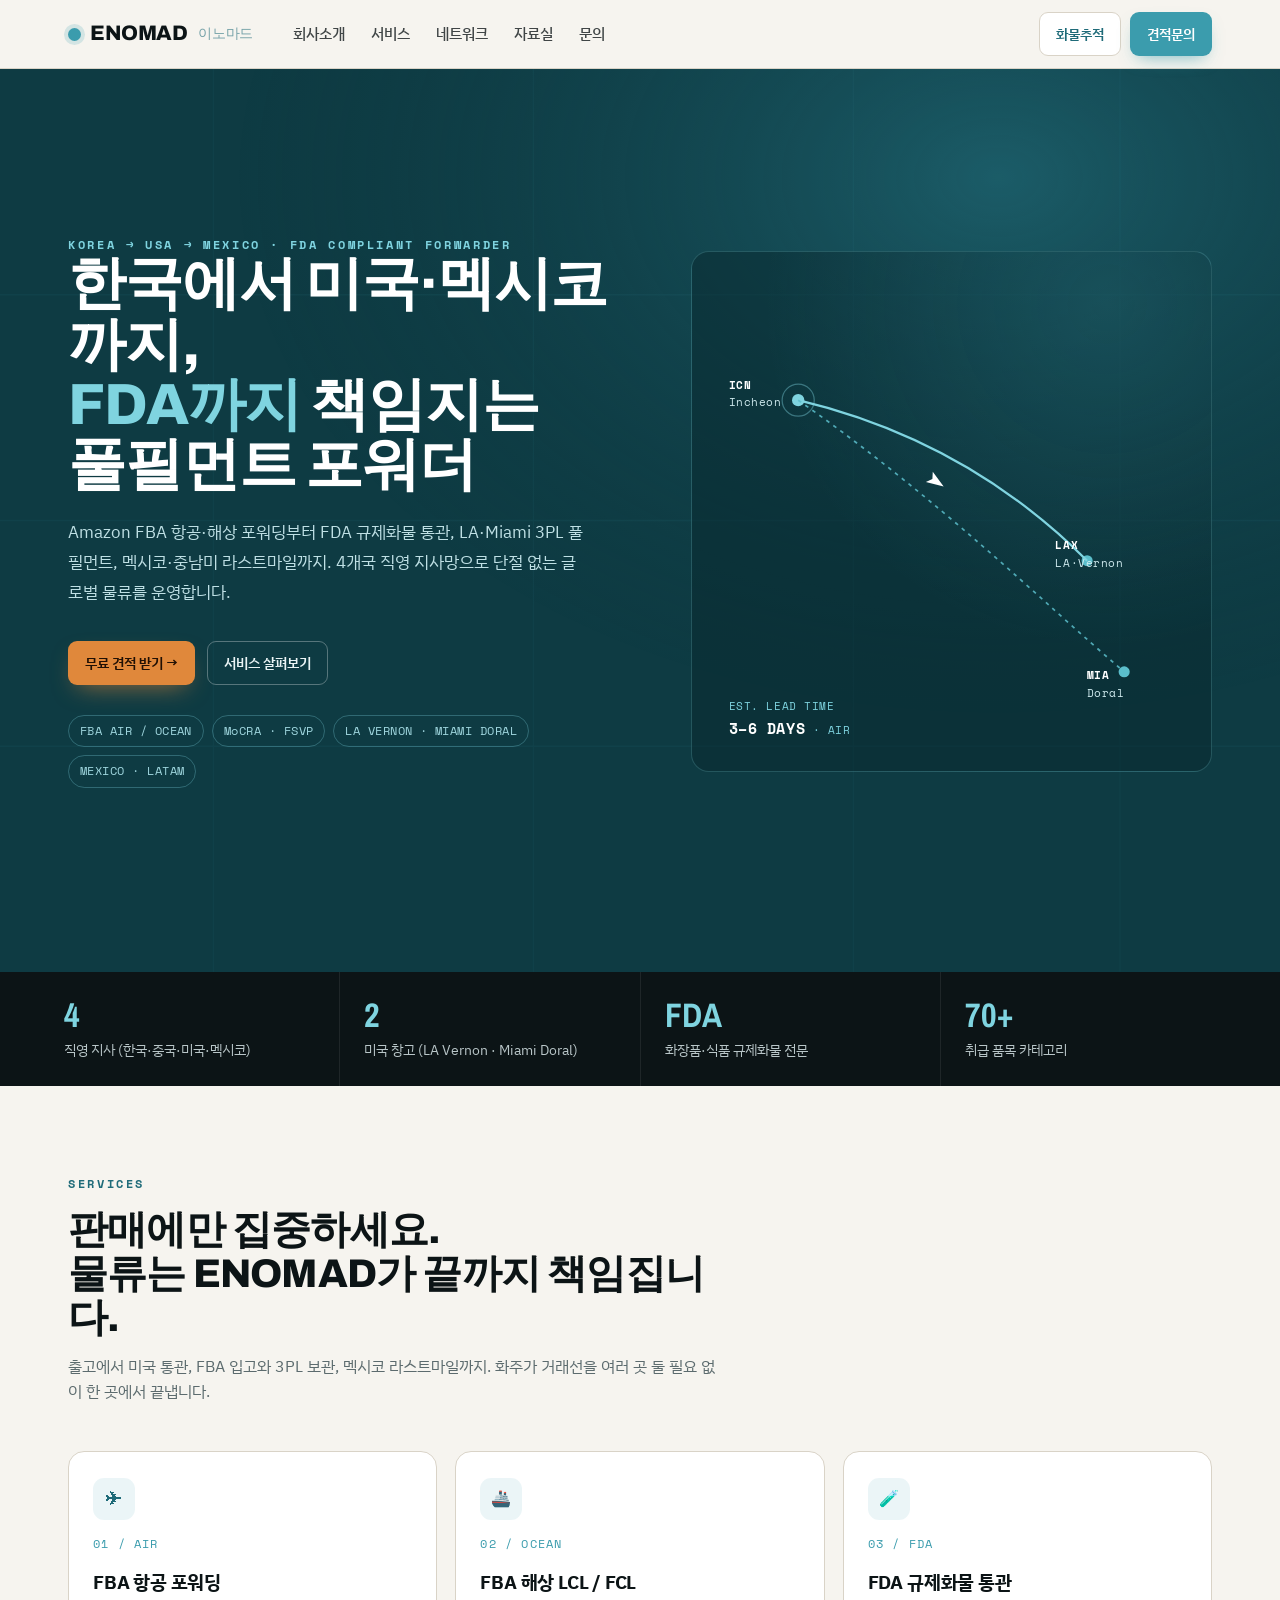
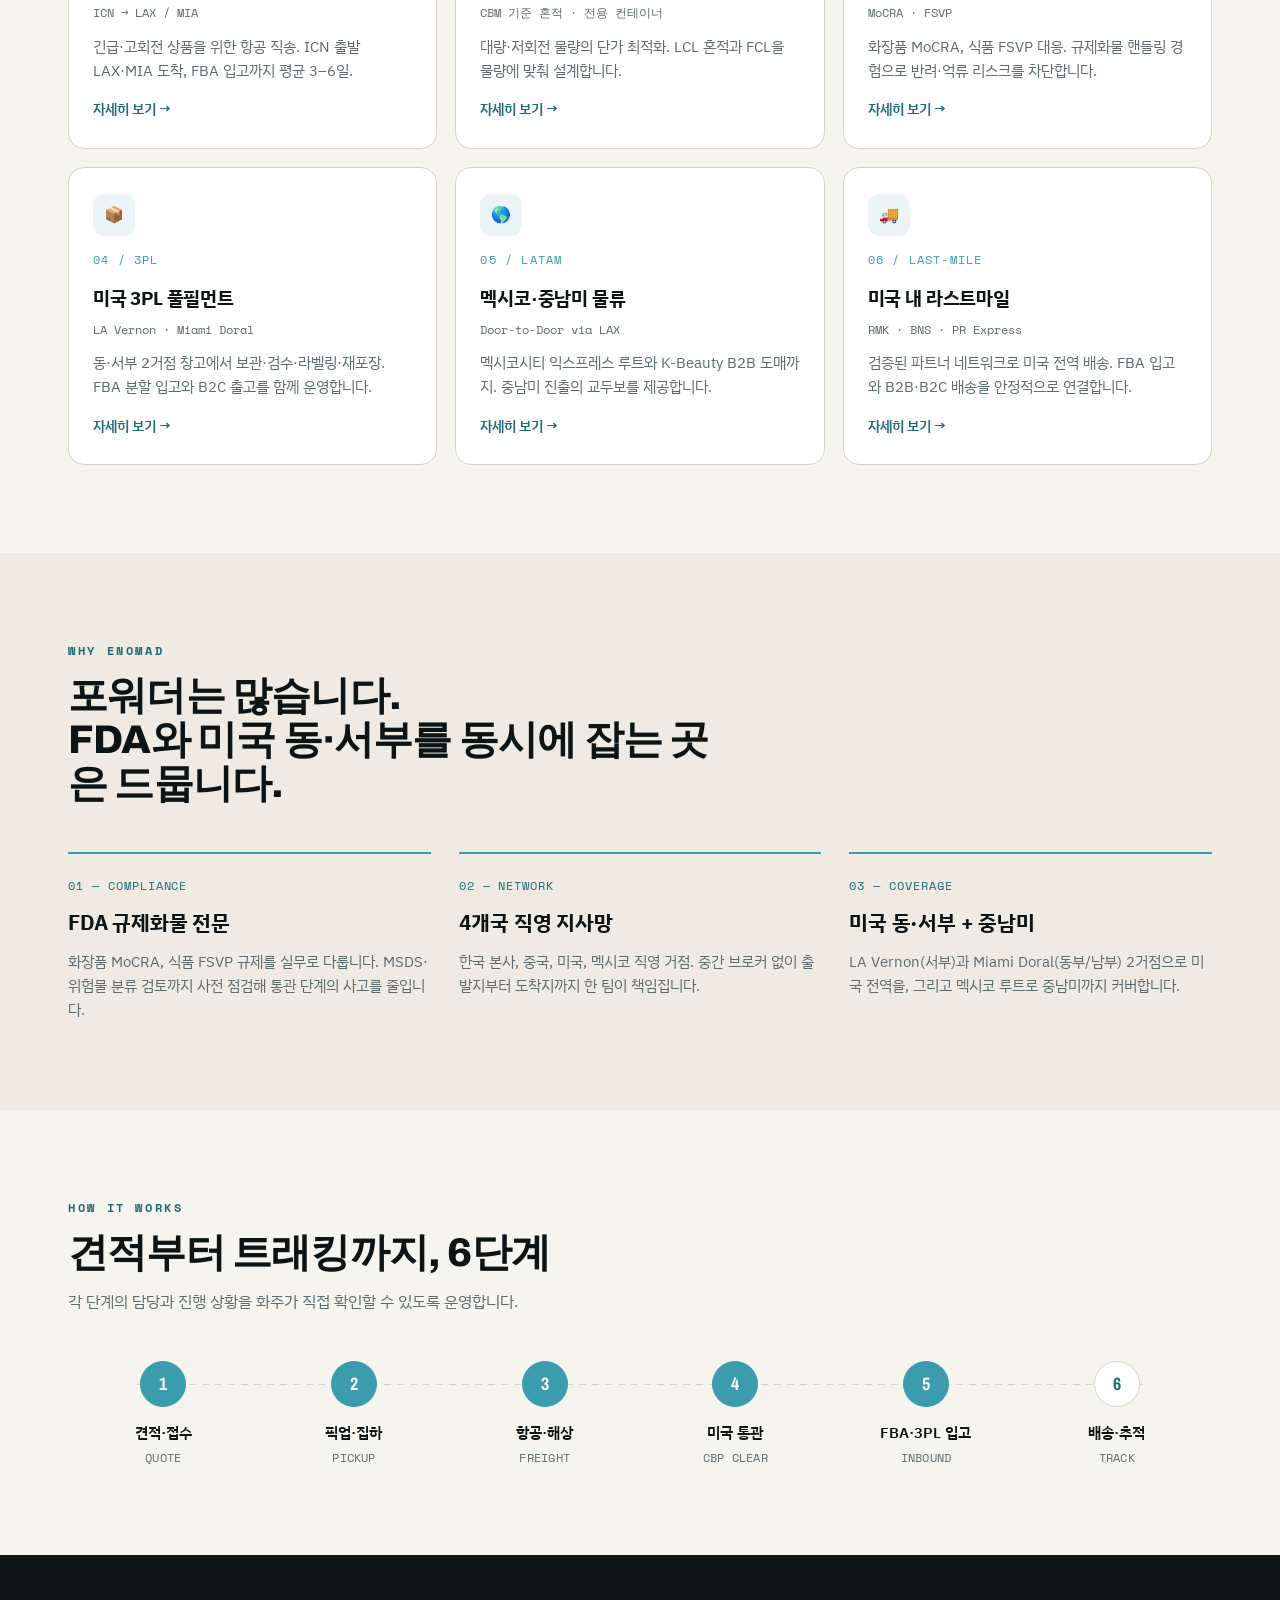
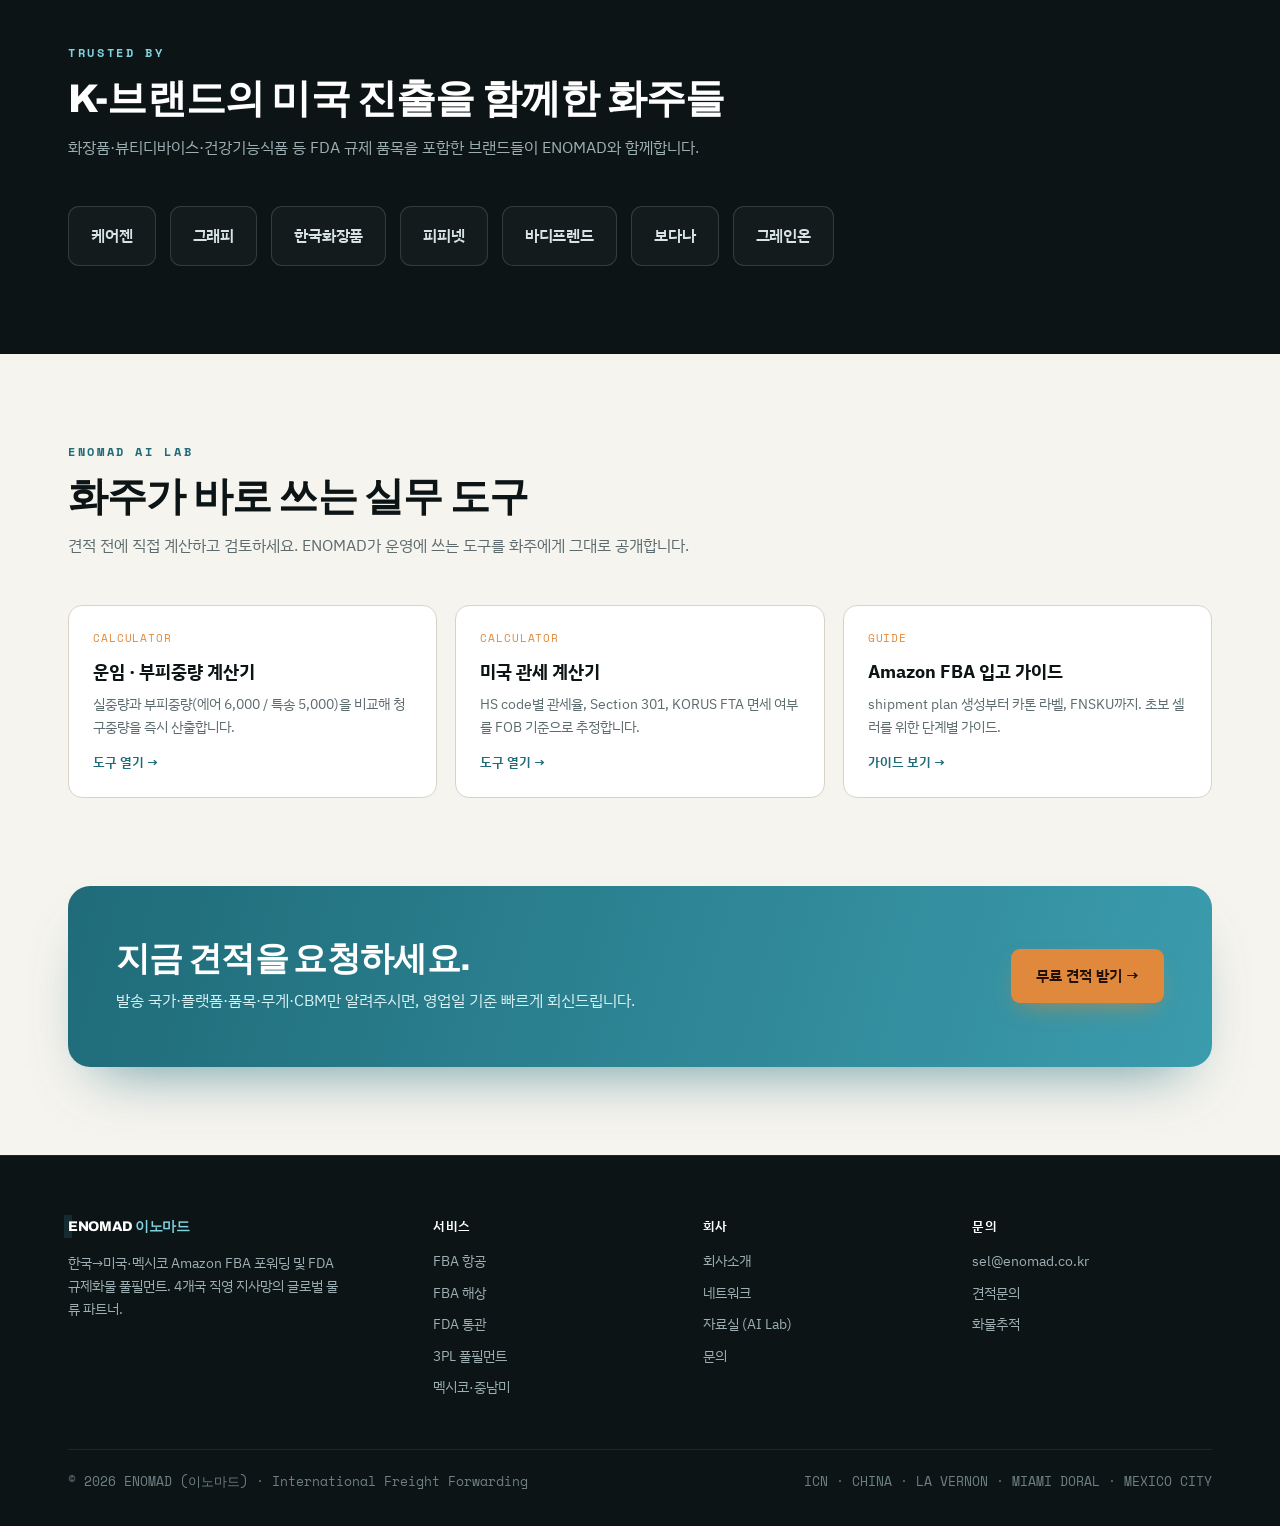
<file: index.html>
<!DOCTYPE html>
<html lang="ko">
<head>
<meta charset="UTF-8">
<meta name="viewport" content="width=device-width, initial-scale=1.0">
<title>ENOMAD · 한국에서 미국·멕시코까지, FDA까지 책임지는 풀필먼트 포워더</title>
<meta name="description" content="ENOMAD(이노마드)는 한국→미국 Amazon FBA 항공·해상 포워딩, FDA 규제화물 통관(MoCRA·FSVP), 미국 LA·Miami 3PL 풀필먼트, 멕시코·중남미 물류를 제공하는 4개국 직영 지사망 글로벌 포워더입니다.">
<link rel="preconnect" href="https://fonts.googleapis.com">
<link rel="preconnect" href="https://fonts.gstatic.com" crossorigin>
<link href="https://fonts.googleapis.com/css2?family=Archivo:wght@400;500;600;700;800&family=Archivo+Narrow:wght@600;700&family=IBM+Plex+Sans+KR:wght@300;400;500;600;700&family=Space+Mono:wght@400;700&display=swap" rel="stylesheet">
<style>
:root{
  --teal:#3B9CAD;
  --teal-2:#4A9BAF;
  --teal-deep:#1F6B79;
  --teal-ink:#0E3B43;
  --ink:#0C1416;
  --paper:#F6F4EF;
  --paper-2:#EFEBE2;
  --line:#D9D3C7;
  --amber:#E0883B;
  --white:#fff;
  --mute:#5C6B6E;
  --shadow:0 1px 0 rgba(12,20,22,.04),0 18px 40px -24px rgba(12,20,22,.28);
}
*{margin:0;padding:0;box-sizing:border-box}
html{scroll-behavior:smooth}
body{
  font-family:'IBM Plex Sans KR',sans-serif;
  color:var(--ink);background:var(--paper);
  -webkit-font-smoothing:antialiased;line-height:1.6;
  overflow-x:hidden;
}
.mono{font-family:'Space Mono',monospace}
.cond{font-family:'Archivo Narrow',sans-serif}
.disp{font-family:'Archivo',sans-serif}
a{color:inherit;text-decoration:none}
.wrap{max-width:1200px;margin:0 auto;padding:0 28px}
.eyebrow{
  font-family:'Space Mono',monospace;font-size:12px;letter-spacing:.22em;
  text-transform:uppercase;color:var(--teal-deep);font-weight:700;
}

/* ---------- HEADER ---------- */
header{position:sticky;top:0;z-index:50;background:rgba(246,244,239,.85);backdrop-filter:blur(12px);border-bottom:1px solid var(--line)}
.nav{display:flex;align-items:center;gap:32px;height:68px}
.logo{display:flex;align-items:center;gap:9px;font-family:'Archivo',sans-serif;font-weight:800;font-size:21px;letter-spacing:-.02em}
.logo .mark{width:13px;height:13px;border-radius:50%;background:var(--teal);box-shadow:0 0 0 4px rgba(59,156,173,.18)}
.logo span{color:var(--teal-deep)}
.nav-links{display:flex;gap:26px;margin-left:8px}
.nav-links a{font-size:15px;font-weight:500;color:var(--ink);opacity:.78;transition:opacity .2s}
.nav-links a:hover{opacity:1}
.nav-cta{margin-left:auto;display:flex;gap:9px;align-items:center}
.btn{display:inline-flex;align-items:center;gap:7px;font-weight:600;font-size:14px;padding:10px 16px;border-radius:9px;border:1px solid transparent;cursor:pointer;transition:.18s;white-space:nowrap}
.btn-ghost{border-color:var(--line);background:var(--white);color:var(--teal-deep)}
.btn-ghost:hover{border-color:var(--teal);color:var(--teal)}
.btn-solid{background:var(--teal);color:#fff;box-shadow:0 8px 18px -8px rgba(59,156,173,.7)}
.btn-solid:hover{background:var(--teal-deep)}
.hamb{display:none;margin-left:auto;background:none;border:1px solid var(--line);border-radius:8px;padding:8px 10px;cursor:pointer}
.hamb span{display:block;width:18px;height:2px;background:var(--ink);margin:3px 0}

/* ---------- HERO ---------- */
.hero{position:relative;background:var(--teal-ink);color:#EAF4F5;overflow:hidden}
.hero-bg{position:absolute;inset:0;opacity:.9}
.hero .wrap{position:relative;z-index:2;padding-top:78px;padding-bottom:96px}
.hero-grid{display:grid;grid-template-columns:1.05fr .95fr;gap:48px;align-items:center}
.hero h1{font-family:'Archivo',sans-serif;font-weight:800;font-size:clamp(34px,4.6vw,58px);line-height:1.04;letter-spacing:-.02em;color:#fff}
.hero h1 em{font-style:normal;color:#7FD4E0}
.hero p.lead{margin-top:22px;font-size:17px;line-height:1.75;color:#BFE0E5;max-width:520px}
.hero-cta{margin-top:34px;display:flex;gap:12px;flex-wrap:wrap}
.btn-amber{background:var(--amber);color:#211004;box-shadow:0 10px 24px -10px rgba(224,136,59,.7)}
.btn-amber:hover{filter:brightness(1.06)}
.btn-line{border-color:rgba(255,255,255,.3);color:#EAF4F5}
.btn-line:hover{border-color:#7FD4E0;color:#7FD4E0}
.hero-tags{margin-top:30px;display:flex;gap:8px;flex-wrap:wrap}
.tag{font-family:'Space Mono',monospace;font-size:11.5px;letter-spacing:.04em;padding:6px 11px;border:1px solid rgba(127,212,224,.3);border-radius:99px;color:#9FD6DE}

/* flight panel */
.flight{position:relative;aspect-ratio:1/1;border:1px solid rgba(127,212,224,.22);border-radius:18px;background:
  radial-gradient(120% 120% at 80% 10%,rgba(59,156,173,.22),transparent 55%),
  rgba(8,40,46,.5);overflow:hidden}
.flight svg{position:absolute;inset:0;width:100%;height:100%}
.flight .label{position:absolute;font-family:'Space Mono',monospace;font-size:11px;letter-spacing:.05em;color:#CFEAEE}
.flight .label b{color:#fff;font-weight:700}
.dot-ping{fill:#7FD4E0}
.route-line{stroke:#5BBECB;stroke-width:1.4;stroke-dasharray:3 4;fill:none;opacity:.85}
.route-solid{stroke:#7FD4E0;stroke-width:1.8;fill:none;stroke-dasharray:540;stroke-dashoffset:540;animation:draw 3s ease forwards .3s}
@keyframes draw{to{stroke-dashoffset:0}}
.plane{animation:fly 6s linear infinite}
@keyframes fly{0%{opacity:0}8%{opacity:1}92%{opacity:1}100%{opacity:0}}

/* ---------- STAT BAR ---------- */
.statbar{background:var(--ink);color:#fff}
.statbar .wrap{display:grid;grid-template-columns:repeat(4,1fr);gap:1px;background:rgba(255,255,255,.08);border-radius:0;padding:0}
.stat{background:var(--ink);padding:26px 24px}
.stat .n{font-family:'Archivo Narrow',sans-serif;font-weight:700;font-size:34px;color:#7FD4E0;line-height:1}
.stat .l{margin-top:7px;font-size:13.5px;color:#B9C6C8}

/* ---------- SECTION SHELL ---------- */
section{padding:88px 0}
.sec-head{max-width:660px;margin-bottom:46px}
.sec-head h2{font-family:'Archivo',sans-serif;font-weight:800;font-size:clamp(26px,3.2vw,40px);letter-spacing:-.02em;line-height:1.1;margin-top:14px}
.sec-head p{margin-top:14px;color:var(--mute);font-size:16px}

/* ---------- SERVICES ---------- */
.svc-grid{display:grid;grid-template-columns:repeat(3,1fr);gap:18px}
.svc{background:var(--white);border:1px solid var(--line);border-radius:16px;padding:26px 24px;transition:.2s;position:relative;overflow:hidden}
.svc:hover{transform:translateY(-3px);box-shadow:var(--shadow);border-color:var(--teal)}
.svc .idx{font-family:'Space Mono',monospace;font-size:12px;color:var(--teal);letter-spacing:.1em}
.svc h3{font-size:19px;font-weight:700;margin-top:14px;letter-spacing:-.01em}
.svc .route{font-family:'Space Mono',monospace;font-size:12px;color:var(--mute);margin-top:6px}
.svc p{margin-top:12px;font-size:14.5px;color:var(--mute);line-height:1.65}
.svc .more{margin-top:16px;font-size:13.5px;font-weight:600;color:var(--teal-deep);display:inline-flex;gap:5px;align-items:center}
.svc:hover .more{gap:9px}
.svc .ic{width:42px;height:42px;border-radius:11px;background:rgba(59,156,173,.1);display:grid;place-items:center;color:var(--teal-deep)}

/* ---------- DIFF ---------- */
.diff{background:var(--paper-2)}
.diff-grid{display:grid;grid-template-columns:repeat(3,1fr);gap:28px}
.diff-card{border-top:2px solid var(--teal);padding-top:22px}
.diff-card .k{font-family:'Space Mono',monospace;font-size:12px;color:var(--teal-deep);letter-spacing:.08em}
.diff-card h3{font-size:21px;font-weight:700;margin-top:10px;letter-spacing:-.01em}
.diff-card p{margin-top:11px;color:var(--mute);font-size:15px}

/* ---------- PROCESS ---------- */
.proc{position:relative}
.proc-track{display:grid;grid-template-columns:repeat(6,1fr);gap:0;position:relative;margin-top:10px}
.proc-track:before{content:"";position:absolute;top:23px;left:6%;right:6%;height:1px;background:repeating-linear-gradient(90deg,var(--line) 0 7px,transparent 7px 13px)}
.step{position:relative;padding:0 10px;text-align:center}
.step .dot{width:46px;height:46px;border-radius:50%;background:var(--white);border:1px solid var(--line);display:grid;place-items:center;margin:0 auto;position:relative;z-index:2;font-family:'Archivo Narrow',sans-serif;font-weight:700;color:var(--teal-deep);font-size:18px}
.step.on .dot{background:var(--teal);border-color:var(--teal);color:#fff}
.step h4{font-size:14.5px;font-weight:600;margin-top:14px}
.step p{font-size:12px;color:var(--mute);margin-top:4px;font-family:'Space Mono',monospace;letter-spacing:.02em}

/* ---------- CLIENTS ---------- */
.clients{background:var(--ink);color:#fff}
.clients .sec-head h2{color:#fff}
.clients .sec-head p{color:#9DAFB2}
.logo-row{display:flex;flex-wrap:wrap;gap:14px}
.client{border:1px solid rgba(255,255,255,.14);border-radius:11px;padding:16px 22px;font-weight:600;font-size:16px;color:#D7E3E5;background:rgba(255,255,255,.03);letter-spacing:-.01em}

/* ---------- RESOURCES ---------- */
.res-grid{display:grid;grid-template-columns:repeat(3,1fr);gap:18px}
.res{border:1px solid var(--line);border-radius:14px;padding:24px;background:var(--white);transition:.2s}
.res:hover{border-color:var(--teal);box-shadow:var(--shadow)}
.res .tg{font-family:'Space Mono',monospace;font-size:11px;color:var(--amber);letter-spacing:.08em;text-transform:uppercase}
.res h3{font-size:17.5px;font-weight:700;margin-top:10px}
.res p{font-size:14px;color:var(--mute);margin-top:8px}
.res .open{margin-top:14px;font-size:13px;font-weight:600;color:var(--teal-deep)}

/* ---------- CTA ---------- */
.cta-band{background:linear-gradient(105deg,var(--teal-deep),var(--teal));color:#fff;border-radius:22px;padding:54px 48px;display:flex;align-items:center;justify-content:space-between;gap:30px;flex-wrap:wrap;box-shadow:0 30px 60px -30px rgba(31,107,121,.7)}
.cta-band h2{font-family:'Archivo',sans-serif;font-weight:800;font-size:clamp(24px,3vw,34px);letter-spacing:-.02em;line-height:1.12}
.cta-band p{margin-top:10px;color:#D9F0F3;font-size:15.5px}
.cta-band .btn-amber{font-size:15px;padding:14px 24px}

/* ---------- FOOTER ---------- */
footer{background:var(--ink);color:#9DAFB2;padding:60px 0 34px;border-top:1px solid rgba(255,255,255,.07)}
.foot-grid{display:grid;grid-template-columns:1.4fr 1fr 1fr 1fr;gap:30px}
.foot-grid h5{color:#fff;font-size:13px;letter-spacing:.04em;margin-bottom:14px;font-weight:600}
.foot-grid a{display:block;font-size:14px;margin-bottom:9px;color:#9DAFB2;transition:.15s}
.foot-grid a:hover{color:#7FD4E0}
.foot-brand .logo{color:#fff;margin-bottom:14px}
.foot-brand .logo span{color:#7FD4E0}
.foot-brand p{font-size:13.5px;line-height:1.7;max-width:280px}
.foot-bot{margin-top:42px;padding-top:22px;border-top:1px solid rgba(255,255,255,.08);display:flex;justify-content:space-between;flex-wrap:wrap;gap:10px;font-size:12.5px;font-family:'Space Mono',monospace;color:#6E8084}

/* ---------- RESPONSIVE ---------- */
@media(max-width:920px){
  .nav-links{display:none}
  .hamb{display:block}
  .nav-cta{display:none}
  .hero-grid{grid-template-columns:1fr;gap:36px}
  .flight{max-width:420px}
  .statbar .wrap{grid-template-columns:repeat(2,1fr)}
  .svc-grid,.diff-grid,.res-grid{grid-template-columns:1fr}
  .proc-track{grid-template-columns:repeat(2,1fr);gap:30px 0}
  .proc-track:before{display:none}
  .foot-grid{grid-template-columns:1fr 1fr}
}
@media(max-width:520px){
  .wrap{padding:0 20px}
  .cta-band{padding:36px 26px}
}
.mob-menu{display:none;position:fixed;inset:68px 0 0;background:var(--paper);z-index:49;padding:24px 28px;flex-direction:column;gap:4px}
.mob-menu.open{display:flex}
.mob-menu a{padding:14px 0;font-size:18px;font-weight:600;border-bottom:1px solid var(--line)}
.mob-menu .btn{margin-top:16px;justify-content:center}
</style>
</head>
<body>

<!-- HEADER -->
<header>
  <div class="wrap nav">
    <a href="index.html" class="logo"><span class="mark"></span>ENOMAD<span style="font-weight:400;font-size:14px;opacity:.6;margin-left:2px">이노마드</span></a>
    <nav class="nav-links">
      <a href="about.html">회사소개</a>
      <a href="services/">서비스</a>
      <a href="network.html">네트워크</a>
      <a href="resources/">자료실</a>
      <a href="contact/">문의</a>
    </nav>
    <div class="nav-cta">
      <a href="contact/#track" class="btn btn-ghost">화물추적</a>
      <a href="contact/" class="btn btn-solid">견적문의</a>
    </div>
    <button class="hamb" id="hamb" aria-label="메뉴"><span></span><span></span><span></span></button>
  </div>
</header>
<div class="mob-menu" id="mobMenu">
  <a href="about.html">회사소개</a>
  <a href="services/">서비스</a>
  <a href="network.html">네트워크</a>
  <a href="resources/">자료실</a>
  <a href="contact/">문의</a>
  <a href="contact/" class="btn btn-solid">견적문의</a>
</div>

<!-- HERO -->
<section class="hero">
  <div class="hero-bg" aria-hidden="true">
    <svg width="100%" height="100%" preserveAspectRatio="none" viewBox="0 0 1200 600">
      <defs>
        <radialGradient id="g1" cx="78%" cy="12%" r="60%">
          <stop offset="0%" stop-color="#2C8595" stop-opacity=".5"/>
          <stop offset="100%" stop-color="#0E3B43" stop-opacity="0"/>
        </radialGradient>
      </defs>
      <rect width="1200" height="600" fill="url(#g1)"/>
      <g stroke="#3B9CAD" stroke-width="1" opacity=".08">
        <line x1="0" y1="150" x2="1200" y2="150"/><line x1="0" y1="300" x2="1200" y2="300"/><line x1="0" y1="450" x2="1200" y2="450"/>
        <line x1="200" y1="0" x2="200" y2="600"/><line x1="500" y1="0" x2="500" y2="600"/><line x1="800" y1="0" x2="800" y2="600"/><line x1="1050" y1="0" x2="1050" y2="600"/>
      </g>
    </svg>
  </div>
  <div class="wrap">
    <div class="hero-grid">
      <div>
        <div class="eyebrow" style="color:#7FD4E0">Korea → USA → Mexico · FDA Compliant Forwarder</div>
        <h1>한국에서 미국·멕시코까지,<br><em>FDA까지</em> 책임지는<br>풀필먼트 포워더</h1>
        <p class="lead">Amazon FBA 항공·해상 포워딩부터 FDA 규제화물 통관, LA·Miami 3PL 풀필먼트, 멕시코·중남미 라스트마일까지. 4개국 직영 지사망으로 단절 없는 글로벌 물류를 운영합니다.</p>
        <div class="hero-cta">
          <a href="contact/" class="btn btn-amber">무료 견적 받기 →</a>
          <a href="services/" class="btn btn-line">서비스 살펴보기</a>
        </div>
        <div class="hero-tags">
          <span class="tag">FBA AIR / OCEAN</span>
          <span class="tag">MoCRA · FSVP</span>
          <span class="tag">LA VERNON · MIAMI DORAL</span>
          <span class="tag">MEXICO · LATAM</span>
        </div>
      </div>

      <!-- FLIGHT PANEL (signature) -->
      <div class="flight" aria-hidden="true">
        <svg viewBox="0 0 420 420">
          <!-- ICN node -->
          <circle cx="86" cy="120" r="5" class="dot-ping"/>
          <circle cx="86" cy="120" r="13" fill="none" stroke="#7FD4E0" stroke-width="1" opacity=".4"/>
          <!-- LAX node -->
          <circle cx="320" cy="250" r="4.5" fill="#5BBECB"/>
          <!-- MIA node -->
          <circle cx="350" cy="340" r="4.5" fill="#5BBECB"/>
          <!-- routes -->
          <path class="route-solid" d="M86,120 C170,140 250,180 320,250"/>
          <path class="route-line" d="M86,120 C200,200 280,280 350,340"/>
          <!-- plane glyph -->
          <g class="plane">
            <path d="M0,0 L14,5 L0,10 L3,5 Z" fill="#fff" transform="translate(195,178) rotate(34)"/>
          </g>
        </svg>
        <div class="label" style="left:7%;top:24%"><b>ICN</b><br>Incheon</div>
        <div class="label" style="left:70%;top:55%"><b>LAX</b><br>LA·Vernon</div>
        <div class="label" style="left:76%;top:80%"><b>MIA</b><br>Doral</div>
        <div class="label mono" style="left:7%;bottom:6%;color:#7FD4E0">EST. LEAD TIME<br><b style="font-size:15px">3–6 DAYS</b> · AIR</div>
      </div>
    </div>
  </div>
</section>

<!-- STAT BAR -->
<div class="statbar">
  <div class="wrap">
    <div class="stat"><div class="n">4</div><div class="l">직영 지사 (한국·중국·미국·멕시코)</div></div>
    <div class="stat"><div class="n">2</div><div class="l">미국 창고 (LA Vernon · Miami Doral)</div></div>
    <div class="stat"><div class="n">FDA</div><div class="l">화장품·식품 규제화물 전문</div></div>
    <div class="stat"><div class="n">70+</div><div class="l">취급 품목 카테고리</div></div>
  </div>
</div>

<!-- SERVICES -->
<section id="services">
  <div class="wrap">
    <div class="sec-head">
      <div class="eyebrow">Services</div>
      <h2>판매에만 집중하세요.<br>물류는 ENOMAD가 끝까지 책임집니다.</h2>
      <p>출고에서 미국 통관, FBA 입고와 3PL 보관, 멕시코 라스트마일까지. 화주가 거래선을 여러 곳 둘 필요 없이 한 곳에서 끝냅니다.</p>
    </div>
    <div class="svc-grid">
      <a class="svc" href="services/fba-air.html">
        <div class="ic">✈</div>
        <div class="idx" style="margin-top:14px">01 / AIR</div>
        <h3>FBA 항공 포워딩</h3>
        <div class="route">ICN → LAX / MIA</div>
        <p>긴급·고회전 상품을 위한 항공 직송. ICN 출발 LAX·MIA 도착, FBA 입고까지 평균 3–6일.</p>
        <span class="more">자세히 보기 →</span>
      </a>
      <a class="svc" href="services/fba-ocean.html">
        <div class="ic">🚢</div>
        <div class="idx" style="margin-top:14px">02 / OCEAN</div>
        <h3>FBA 해상 LCL / FCL</h3>
        <div class="route">CBM 기준 혼적 · 전용 컨테이너</div>
        <p>대량·저회전 물량의 단가 최적화. LCL 혼적과 FCL을 물량에 맞춰 설계합니다.</p>
        <span class="more">자세히 보기 →</span>
      </a>
      <a class="svc" href="services/fda.html">
        <div class="ic">🧪</div>
        <div class="idx" style="margin-top:14px">03 / FDA</div>
        <h3>FDA 규제화물 통관</h3>
        <div class="route">MoCRA · FSVP</div>
        <p>화장품 MoCRA, 식품 FSVP 대응. 규제화물 핸들링 경험으로 반려·억류 리스크를 차단합니다.</p>
        <span class="more">자세히 보기 →</span>
      </a>
      <a class="svc" href="services/fulfillment.html">
        <div class="ic">📦</div>
        <div class="idx" style="margin-top:14px">04 / 3PL</div>
        <h3>미국 3PL 풀필먼트</h3>
        <div class="route">LA Vernon · Miami Doral</div>
        <p>동·서부 2거점 창고에서 보관·검수·라벨링·재포장. FBA 분할 입고와 B2C 출고를 함께 운영합니다.</p>
        <span class="more">자세히 보기 →</span>
      </a>
      <a class="svc" href="services/mexico.html">
        <div class="ic">🌎</div>
        <div class="idx" style="margin-top:14px">05 / LATAM</div>
        <h3>멕시코·중남미 물류</h3>
        <div class="route">Door-to-Door via LAX</div>
        <p>멕시코시티 익스프레스 루트와 K-Beauty B2B 도매까지. 중남미 진출의 교두보를 제공합니다.</p>
        <span class="more">자세히 보기 →</span>
      </a>
      <a class="svc" href="services/lastmile.html">
        <div class="ic">🚚</div>
        <div class="idx" style="margin-top:14px">06 / LAST-MILE</div>
        <h3>미국 내 라스트마일</h3>
        <div class="route">RMK · BNS · PR Express</div>
        <p>검증된 파트너 네트워크로 미국 전역 배송. FBA 입고와 B2B·B2C 배송을 안정적으로 연결합니다.</p>
        <span class="more">자세히 보기 →</span>
      </a>
    </div>
  </div>
</section>

<!-- DIFFERENTIATORS -->
<section class="diff">
  <div class="wrap">
    <div class="sec-head">
      <div class="eyebrow">Why ENOMAD</div>
      <h2>포워더는 많습니다.<br>FDA와 미국 동·서부를 동시에 잡는 곳은 드뭅니다.</h2>
    </div>
    <div class="diff-grid">
      <div class="diff-card">
        <div class="k">01 — COMPLIANCE</div>
        <h3>FDA 규제화물 전문</h3>
        <p>화장품 MoCRA, 식품 FSVP 규제를 실무로 다룹니다. MSDS·위험물 분류 검토까지 사전 점검해 통관 단계의 사고를 줄입니다.</p>
      </div>
      <div class="diff-card">
        <div class="k">02 — NETWORK</div>
        <h3>4개국 직영 지사망</h3>
        <p>한국 본사, 중국, 미국, 멕시코 직영 거점. 중간 브로커 없이 출발지부터 도착지까지 한 팀이 책임집니다.</p>
      </div>
      <div class="diff-card">
        <div class="k">03 — COVERAGE</div>
        <h3>미국 동·서부 + 중남미</h3>
        <p>LA Vernon(서부)과 Miami Doral(동부/남부) 2거점으로 미국 전역을, 그리고 멕시코 루트로 중남미까지 커버합니다.</p>
      </div>
    </div>
  </div>
</section>

<!-- PROCESS -->
<section>
  <div class="wrap">
    <div class="sec-head">
      <div class="eyebrow">How it works</div>
      <h2>견적부터 트래킹까지, 6단계</h2>
      <p>각 단계의 담당과 진행 상황을 화주가 직접 확인할 수 있도록 운영합니다.</p>
    </div>
    <div class="proc-track">
      <div class="step on"><div class="dot">1</div><h4>견적·접수</h4><p>QUOTE</p></div>
      <div class="step"><div class="dot">2</div><h4>픽업·집하</h4><p>PICKUP</p></div>
      <div class="step"><div class="dot">3</div><h4>항공·해상</h4><p>FREIGHT</p></div>
      <div class="step"><div class="dot">4</div><h4>미국 통관</h4><p>CBP CLEAR</p></div>
      <div class="step"><div class="dot">5</div><h4>FBA·3PL 입고</h4><p>INBOUND</p></div>
      <div class="step"><div class="dot">6</div><h4>배송·추적</h4><p>TRACK</p></div>
    </div>
  </div>
</section>

<!-- CLIENTS -->
<section class="clients">
  <div class="wrap">
    <div class="sec-head">
      <div class="eyebrow" style="color:#7FD4E0">Trusted by</div>
      <h2>K-브랜드의 미국 진출을 함께한 화주들</h2>
      <p>화장품·뷰티디바이스·건강기능식품 등 FDA 규제 품목을 포함한 브랜드들이 ENOMAD와 함께합니다.</p>
    </div>
    <div class="logo-row">
      <div class="client">케어젠</div>
      <div class="client">그래피</div>
      <div class="client">한국화장품</div>
      <div class="client">피피넷</div>
      <div class="client">바디프렌드</div>
      <div class="client">보다나</div>
      <div class="client">그레인온</div>
    </div>
  </div>
</section>

<!-- RESOURCES -->
<section>
  <div class="wrap">
    <div class="sec-head">
      <div class="eyebrow">ENOMAD AI Lab</div>
      <h2>화주가 바로 쓰는 실무 도구</h2>
      <p>견적 전에 직접 계산하고 검토하세요. ENOMAD가 운영에 쓰는 도구를 화주에게 그대로 공개합니다.</p>
    </div>
    <div class="res-grid">
      <a class="res" href="resources/">
        <div class="tg">Calculator</div>
        <h3>운임 · 부피중량 계산기</h3>
        <p>실중량과 부피중량(에어 6,000 / 특송 5,000)을 비교해 청구중량을 즉시 산출합니다.</p>
        <div class="open">도구 열기 →</div>
      </a>
      <a class="res" href="resources/">
        <div class="tg">Calculator</div>
        <h3>미국 관세 계산기</h3>
        <p>HS code별 관세율, Section 301, KORUS FTA 면세 여부를 FOB 기준으로 추정합니다.</p>
        <div class="open">도구 열기 →</div>
      </a>
      <a class="res" href="resources/">
        <div class="tg">Guide</div>
        <h3>Amazon FBA 입고 가이드</h3>
        <p>shipment plan 생성부터 카톤 라벨, FNSKU까지. 초보 셀러를 위한 단계별 가이드.</p>
        <div class="open">가이드 보기 →</div>
      </a>
    </div>
  </div>
</section>

<!-- CTA BAND -->
<section style="padding-top:0">
  <div class="wrap">
    <div class="cta-band">
      <div>
        <h2>지금 견적을 요청하세요.</h2>
        <p>발송 국가·플랫폼·품목·무게·CBM만 알려주시면, 영업일 기준 빠르게 회신드립니다.</p>
      </div>
      <a href="contact/" class="btn btn-amber">무료 견적 받기 →</a>
    </div>
  </div>
</section>

<!-- FOOTER -->
<footer>
  <div class="wrap">
    <div class="foot-grid">
      <div class="foot-brand">
        <a href="index.html" class="logo"><span class="mark"></span>ENOMAD<span> 이노마드</span></a>
        <p>한국→미국·멕시코 Amazon FBA 포워딩 및 FDA 규제화물 풀필먼트. 4개국 직영 지사망의 글로벌 물류 파트너.</p>
      </div>
      <div>
        <h5>서비스</h5>
        <a href="services/fba-air.html">FBA 항공</a>
        <a href="services/fba-ocean.html">FBA 해상</a>
        <a href="services/fda.html">FDA 통관</a>
        <a href="services/fulfillment.html">3PL 풀필먼트</a>
        <a href="services/mexico.html">멕시코·중남미</a>
      </div>
      <div>
        <h5>회사</h5>
        <a href="about.html">회사소개</a>
        <a href="network.html">네트워크</a>
        <a href="resources/">자료실 (AI Lab)</a>
        <a href="contact/">문의</a>
      </div>
      <div>
        <h5>문의</h5>
        <a href="mailto:sel@enomad.co.kr">sel@enomad.co.kr</a>
        <a href="contact/">견적문의</a>
        <a href="contact/#track">화물추적</a>
      </div>
    </div>
    <div class="foot-bot">
      <span>© 2026 ENOMAD (이노마드) · International Freight Forwarding</span>
      <span>ICN · CHINA · LA VERNON · MIAMI DORAL · MEXICO CITY</span>
    </div>
  </div>
</footer>

<script>
  const hamb=document.getElementById('hamb'),mob=document.getElementById('mobMenu');
  hamb.addEventListener('click',()=>{mob.classList.toggle('open');});
  mob.querySelectorAll('a').forEach(a=>a.addEventListener('click',()=>mob.classList.remove('open')));

  // scroll-reveal for service / diff / res cards
  const io=new IntersectionObserver((es)=>{es.forEach(e=>{if(e.isIntersecting){e.target.style.opacity=1;e.target.style.transform='none';io.unobserve(e.target);}})},{threshold:.12});
  document.querySelectorAll('.svc,.diff-card,.res').forEach((el,i)=>{
    el.style.opacity=0;el.style.transform='translateY(16px)';
    el.style.transition='opacity .5s ease '+(i%3*.07)+'s, transform .5s ease '+(i%3*.07)+'s';
    io.observe(el);
  });

  // animate process steps sequentially when in view
  const pio=new IntersectionObserver((es)=>{es.forEach(e=>{if(e.isIntersecting){
    document.querySelectorAll('.step').forEach((s,i)=>setTimeout(()=>s.classList.add('on'),i*180));
    pio.disconnect();
  }})},{threshold:.4});
  const pt=document.querySelector('.proc-track');if(pt)pio.observe(pt);
</script>
</body>
</html>
</file>
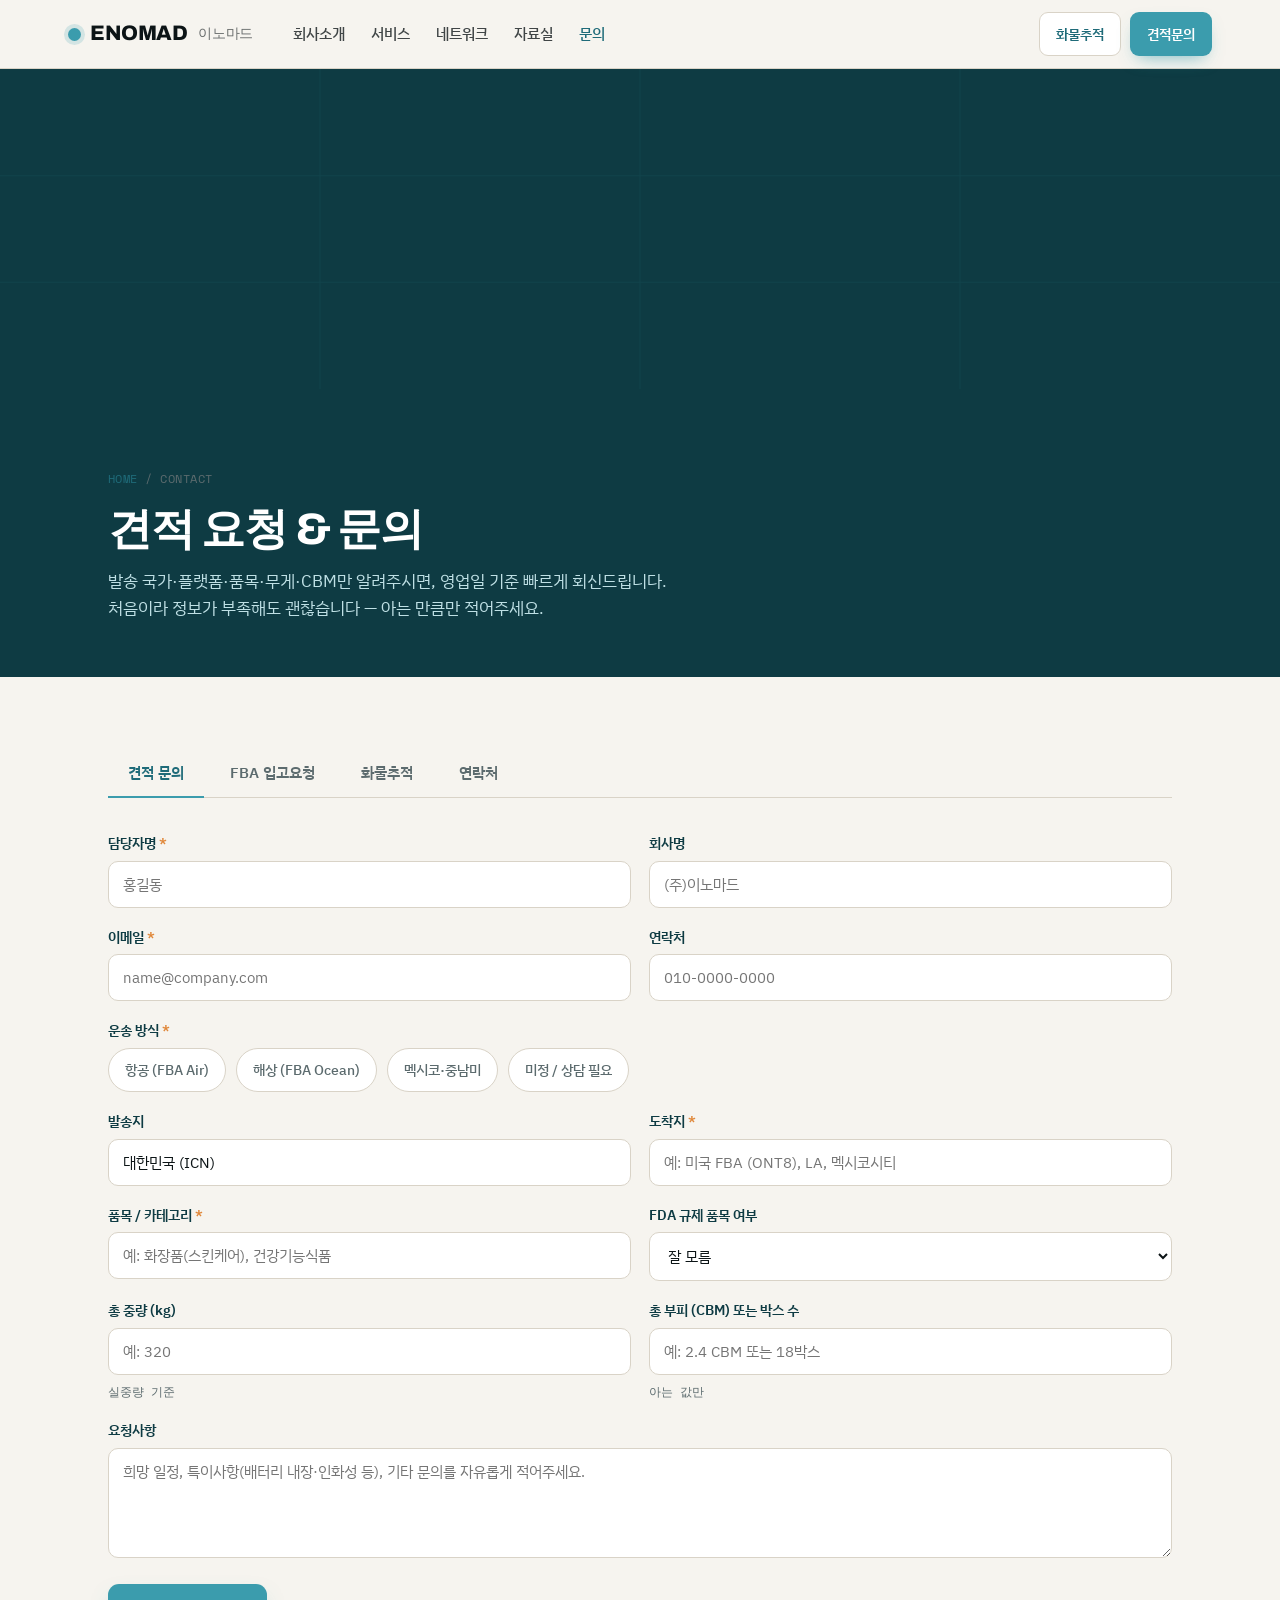
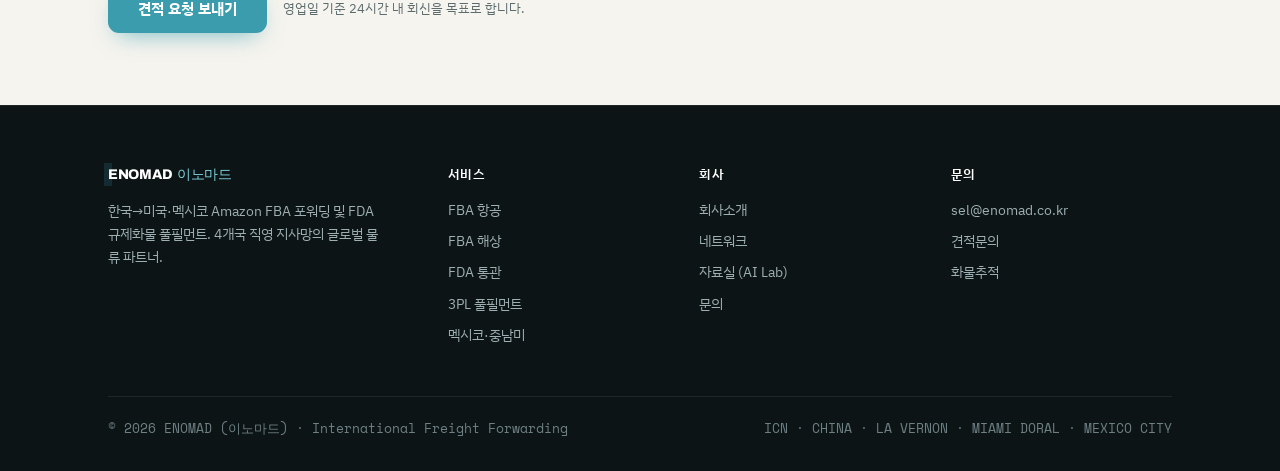
<file: contact/index.html>
<!DOCTYPE html>
<html lang="ko">
<head>
<meta charset="UTF-8">
<meta name="viewport" content="width=device-width, initial-scale=1.0">
<title>문의 · 견적 요청 · ENOMAD 이노마드</title>
<meta name="description" content="ENOMAD 물류 견적 문의. 발송 국가·플랫폼·품목·무게·CBM을 알려주시면 영업일 기준 빠르게 회신드립니다. FBA 입고요청, 화물추적, 일반 문의.">
<link rel="preconnect" href="https://fonts.googleapis.com">
<link rel="preconnect" href="https://fonts.gstatic.com" crossorigin>
<link href="https://fonts.googleapis.com/css2?family=Archivo:wght@400;500;600;700;800&family=Archivo+Narrow:wght@600;700&family=IBM+Plex+Sans+KR:wght@300;400;500;600;700&family=Space+Mono:wght@400;700&display=swap" rel="stylesheet">
<link rel="stylesheet" href="../assets/css/service.css">
<style>
/* contact hero */
.c-hero{background:var(--teal-ink);color:#EAF4F5;position:relative;overflow:hidden}
.c-hero .wrap{position:relative;z-index:2;padding:52px 28px 56px}
.c-hero h1{font-family:'Archivo',sans-serif;font-weight:800;font-size:clamp(28px,4vw,44px);line-height:1.08;letter-spacing:-.02em;color:#fff;margin-top:18px;max-width:680px}
.c-hero p{margin-top:15px;font-size:16.5px;color:#BFE0E5;max-width:560px}

/* tabs */
.tabs{display:flex;gap:6px;border-bottom:1px solid var(--line);margin-bottom:34px;flex-wrap:wrap}
.tab{padding:13px 20px;font-size:15px;font-weight:600;color:var(--mute);cursor:pointer;border-bottom:2px solid transparent;margin-bottom:-1px;transition:.18s;background:none;border-top:none;border-left:none;border-right:none;font-family:inherit}
.tab:hover{color:var(--teal-deep)}
.tab.on{color:var(--teal-deep);border-bottom-color:var(--teal)}

.panel{display:none}
.panel.on{display:block}

/* form */
.form-grid{display:grid;grid-template-columns:1fr 1fr;gap:18px}
.fld{display:flex;flex-direction:column;gap:7px}
.fld.full{grid-column:1 / -1}
.fld label{font-size:13.5px;font-weight:600;color:var(--teal-ink)}
.fld label .req{color:var(--amber);margin-left:3px}
.fld input,.fld select,.fld textarea{
  font-family:inherit;font-size:15px;padding:12px 14px;border:1px solid var(--line);
  border-radius:10px;background:var(--white);color:var(--ink);transition:.15s;width:100%;
}
.fld input:focus,.fld select:focus,.fld textarea:focus{outline:none;border-color:var(--teal);box-shadow:0 0 0 3px rgba(59,156,173,.13)}
.fld textarea{resize:vertical;min-height:110px}
.fld .hint{font-size:12px;color:var(--mute);font-family:'Space Mono',monospace}
.radio-row{display:flex;gap:10px;flex-wrap:wrap}
.radio-chip{position:relative}
.radio-chip input{position:absolute;opacity:0;inset:0;cursor:pointer}
.radio-chip span{display:inline-block;padding:10px 16px;border:1px solid var(--line);border-radius:99px;font-size:14px;font-weight:500;color:var(--mute);transition:.15s;background:var(--white)}
.radio-chip input:checked + span{border-color:var(--teal);background:rgba(59,156,173,.1);color:var(--teal-deep);font-weight:600}
.submit-row{margin-top:26px;display:flex;align-items:center;gap:16px;flex-wrap:wrap}
.btn-submit{background:var(--teal);color:#fff;font-weight:700;font-size:15px;padding:14px 30px;border:none;border-radius:11px;cursor:pointer;transition:.18s;font-family:inherit;box-shadow:0 10px 24px -10px rgba(59,156,173,.7)}
.btn-submit:hover{background:var(--teal-deep)}
.btn-submit:disabled{opacity:.6;cursor:not-allowed}
.form-note{font-size:13px;color:var(--mute)}

/* success / error msg */
.msg{display:none;padding:16px 18px;border-radius:12px;font-size:14.5px;margin-bottom:24px}
.msg.ok{display:block;background:rgba(59,156,173,.1);border:1px solid var(--teal);color:var(--teal-deep)}
.msg.err{display:block;background:#FBEAE0;border:1px solid var(--amber);color:#8A4A14}

/* track box */
.track-box{background:var(--white);border:1px solid var(--line);border-radius:16px;padding:34px;text-align:center}
.track-box .ic{width:54px;height:54px;border-radius:14px;background:rgba(59,156,173,.1);display:grid;place-items:center;margin:0 auto 16px;font-size:24px}
.track-box h3{font-size:20px;font-weight:700}
.track-box p{color:var(--mute);font-size:15px;margin-top:10px;max-width:440px;margin-left:auto;margin-right:auto}
.track-form{margin-top:22px;display:flex;gap:10px;max-width:420px;margin-left:auto;margin-right:auto}
.track-form input{flex:1;padding:12px 14px;border:1px solid var(--line);border-radius:10px;font-family:inherit;font-size:15px}
.track-form input:focus{outline:none;border-color:var(--teal)}

/* contact info cards */
.info-grid{display:grid;grid-template-columns:repeat(3,1fr);gap:16px;margin-top:8px}
.info{border:1px solid var(--line);border-radius:13px;padding:22px;background:var(--white)}
.info .k{font-family:'Space Mono',monospace;font-size:11px;color:var(--teal);letter-spacing:.08em;text-transform:uppercase}
.info h4{font-size:16px;font-weight:700;margin-top:9px}
.info p{font-size:14px;color:var(--mute);margin-top:6px}
.info a{color:var(--teal-deep);font-weight:600}

@media(max-width:760px){.form-grid,.info-grid{grid-template-columns:1fr}.track-form{flex-direction:column}}
</style>
</head>
<body>

<header>
  <div class="nav">
    <a href="../index.html" class="logo"><span class="mark"></span>ENOMAD<span class="ko">이노마드</span></a>
    <nav class="nav-links">
      <a href="../about.html">회사소개</a>
      <a href="../services/">서비스</a>
      <a href="../network.html">네트워크</a>
      <a href="../resources/">자료실</a>
      <a href="index.html" class="on">문의</a>
    </nav>
    <div class="nav-cta">
      <a href="#track" class="btn btn-ghost" id="navTrack">화물추적</a>
      <a href="#quote" class="btn btn-solid">견적문의</a>
    </div>
    <button class="hamb" id="hamb" aria-label="메뉴"><span></span><span></span><span></span></button>
  </div>
</header>
<div class="mob-menu" id="mobMenu">
  <a href="../about.html">회사소개</a>
  <a href="../services/">서비스</a>
  <a href="../network.html">네트워크</a>
  <a href="../resources/">자료실</a>
  <a href="index.html">문의</a>
  <a href="#quote" class="btn btn-solid">견적문의</a>
</div>

<!-- HERO -->
<section class="c-hero">
  <div class="bgline" aria-hidden="true">
    <svg width="100%" height="100%" preserveAspectRatio="none" viewBox="0 0 1200 300">
      <g stroke="#3B9CAD" stroke-width="1" opacity=".08">
        <line x1="0" y1="100" x2="1200" y2="100"/><line x1="0" y1="200" x2="1200" y2="200"/>
        <line x1="300" y1="0" x2="300" y2="300"/><line x1="600" y1="0" x2="600" y2="300"/><line x1="900" y1="0" x2="900" y2="300"/>
      </g>
    </svg>
  </div>
  <div class="wrap">
    <div class="crumb"><a href="../index.html">HOME</a> / CONTACT</div>
    <h1>견적 요청 &amp; 문의</h1>
    <p>발송 국가·플랫폼·품목·무게·CBM만 알려주시면, 영업일 기준 빠르게 회신드립니다. 처음이라 정보가 부족해도 괜찮습니다 — 아는 만큼만 적어주세요.</p>
  </div>
</section>

<section class="sec">
  <div class="wrap">

    <!-- TABS -->
    <div class="tabs">
      <button class="tab on" data-tab="quote">견적 문의</button>
      <button class="tab" data-tab="fba">FBA 입고요청</button>
      <button class="tab" data-tab="track">화물추적</button>
      <button class="tab" data-tab="info">연락처</button>
    </div>

    <!-- ========== QUOTE PANEL ========== -->
    <div class="panel on" id="panel-quote">
      <div class="msg" id="quoteMsg"></div>
      <!-- Formspree 폼 ID: mojzgaan (수신 메일은 Formspree 대시보드에서 설정) -->
      <form id="quoteForm" action="https://formspree.io/f/mojzgaan" method="POST">
        <input type="hidden" name="_subject" value="[ENOMAD] 견적 문의">
        <input type="hidden" name="문의유형" value="견적 문의">
        <div class="form-grid">
          <div class="fld">
            <label>담당자명<span class="req">*</span></label>
            <input type="text" name="담당자명" required placeholder="홍길동">
          </div>
          <div class="fld">
            <label>회사명</label>
            <input type="text" name="회사명" placeholder="(주)이노마드">
          </div>
          <div class="fld">
            <label>이메일<span class="req">*</span></label>
            <input type="email" name="email" required placeholder="name@company.com">
          </div>
          <div class="fld">
            <label>연락처</label>
            <input type="tel" name="연락처" placeholder="010-0000-0000">
          </div>

          <div class="fld full">
            <label>운송 방식<span class="req">*</span></label>
            <div class="radio-row">
              <label class="radio-chip"><input type="radio" name="운송방식" value="항공(FBA Air)" required><span>항공 (FBA Air)</span></label>
              <label class="radio-chip"><input type="radio" name="운송방식" value="해상(FBA Ocean)"><span>해상 (FBA Ocean)</span></label>
              <label class="radio-chip"><input type="radio" name="운송방식" value="멕시코·중남미"><span>멕시코·중남미</span></label>
              <label class="radio-chip"><input type="radio" name="운송방식" value="미정·상담"><span>미정 / 상담 필요</span></label>
            </div>
          </div>

          <div class="fld">
            <label>발송지</label>
            <input type="text" name="발송지" value="대한민국 (ICN)" placeholder="대한민국 (ICN)">
          </div>
          <div class="fld">
            <label>도착지<span class="req">*</span></label>
            <input type="text" name="도착지" required placeholder="예: 미국 FBA (ONT8), LA, 멕시코시티">
          </div>

          <div class="fld">
            <label>품목 / 카테고리<span class="req">*</span></label>
            <input type="text" name="품목" required placeholder="예: 화장품(스킨케어), 건강기능식품">
          </div>
          <div class="fld">
            <label>FDA 규제 품목 여부</label>
            <select name="FDA여부">
              <option value="모름">잘 모름</option>
              <option value="화장품(MoCRA)">화장품 (MoCRA)</option>
              <option value="식품(FSVP)">식품 (FSVP)</option>
              <option value="해당없음">해당 없음</option>
            </select>
          </div>

          <div class="fld">
            <label>총 중량 (kg)</label>
            <input type="text" name="중량" placeholder="예: 320">
            <span class="hint">실중량 기준</span>
          </div>
          <div class="fld">
            <label>총 부피 (CBM) 또는 박스 수</label>
            <input type="text" name="부피" placeholder="예: 2.4 CBM 또는 18박스">
            <span class="hint">아는 값만</span>
          </div>

          <div class="fld full">
            <label>요청사항</label>
            <textarea name="요청사항" placeholder="희망 일정, 특이사항(배터리 내장·인화성 등), 기타 문의를 자유롭게 적어주세요."></textarea>
          </div>
        </div>
        <div class="submit-row">
          <button type="submit" class="btn-submit">견적 요청 보내기</button>
          <span class="form-note">영업일 기준 24시간 내 회신을 목표로 합니다.</span>
        </div>
      </form>
    </div>

    <!-- ========== FBA PANEL ========== -->
    <div class="panel" id="panel-fba">
      <div class="msg" id="fbaMsg"></div>
      <form id="fbaForm" action="https://formspree.io/f/mojzgaan" method="POST">
        <input type="hidden" name="_subject" value="[ENOMAD] FBA 입고요청">
        <input type="hidden" name="문의유형" value="FBA 입고요청">
        <div class="form-grid">
          <div class="fld">
            <label>담당자명<span class="req">*</span></label>
            <input type="text" name="담당자명" required placeholder="홍길동">
          </div>
          <div class="fld">
            <label>이메일<span class="req">*</span></label>
            <input type="email" name="email" required placeholder="name@company.com">
          </div>
          <div class="fld">
            <label>Shipment ID / Plan</label>
            <input type="text" name="ShipmentID" placeholder="FBA15XXXXXXX">
          </div>
          <div class="fld">
            <label>목적지 FBA 센터</label>
            <input type="text" name="FBA센터" placeholder="예: ONT8, LAX9">
          </div>
          <div class="fld">
            <label>ASIN / FNSKU</label>
            <input type="text" name="ASIN" placeholder="ASIN 또는 FNSKU">
          </div>
          <div class="fld">
            <label>박스 수 / 총 중량</label>
            <input type="text" name="수량중량" placeholder="예: 24박스 / 410kg">
          </div>
          <div class="fld full">
            <label>입고 요청사항</label>
            <textarea name="요청사항" placeholder="라벨링(FNSKU·카톤), 분할 입고, 검수, 희망 입고일 등을 적어주세요."></textarea>
          </div>
        </div>
        <div class="submit-row">
          <button type="submit" class="btn-submit">입고요청 보내기</button>
          <span class="form-note">3PL 경유 라벨링·분할 입고가 필요하면 함께 적어주세요.</span>
        </div>
      </form>
    </div>

    <!-- ========== TRACK PANEL ========== -->
    <div class="panel" id="panel-track">
      <div class="track-box">
        <div class="ic">📦</div>
        <h3>화물추적</h3>
        <p>온라인 실시간 추적 시스템은 준비 중입니다. 현재는 담당자가 직접 진행 상황을 안내해 드립니다. 운송 번호(B/L, AWB, Shipment ID)를 알려주시면 빠르게 확인해 드립니다.</p>
        <div class="track-form">
          <input type="text" id="trackNo" placeholder="B/L · AWB · Shipment ID">
          <a href="#" class="btn btn-solid" id="trackAsk">담당자에게 문의</a>
        </div>
        <p style="margin-top:18px;font-size:13px">또는 <a href="mailto:sel@enomad.co.kr" style="color:var(--teal-deep);font-weight:600">sel@enomad.co.kr</a> 로 운송 번호를 보내주세요.</p>
      </div>
    </div>

    <!-- ========== INFO PANEL ========== -->
    <div class="panel" id="panel-info">
      <div class="info-grid">
        <div class="info">
          <div class="k">Email</div>
          <h4>이메일 문의</h4>
          <p><a href="mailto:sel@enomad.co.kr">sel@enomad.co.kr</a></p>
        </div>
        <div class="info">
          <div class="k">HQ</div>
          <h4>한국 본사</h4>
          <p>인천국제공항(ICN) 기준 운영</p>
        </div>
        <div class="info">
          <div class="k">USA</div>
          <h4>미국 거점</h4>
          <p>LA Vernon · Miami Doral</p>
        </div>
        <div class="info">
          <div class="k">Mexico</div>
          <h4>멕시코</h4>
          <p>멕시코시티 익스프레스 루트</p>
        </div>
        <div class="info">
          <div class="k">China</div>
          <h4>중국 지사</h4>
          <p>직영 거점 운영</p>
        </div>
        <div class="info">
          <div class="k">Hours</div>
          <h4>응대 시간</h4>
          <p>영업일 기준 24시간 내 회신 목표</p>
        </div>
      </div>
    </div>

  </div>
</section>

<footer>
  <div class="wrap">
    <div class="foot-grid">
      <div class="foot-brand">
        <a href="../index.html" class="logo"><span class="mark"></span>ENOMAD<span class="ko"> 이노마드</span></a>
        <p>한국→미국·멕시코 Amazon FBA 포워딩 및 FDA 규제화물 풀필먼트. 4개국 직영 지사망의 글로벌 물류 파트너.</p>
      </div>
      <div>
        <h5>서비스</h5>
        <a href="../services/fba-air.html">FBA 항공</a>
        <a href="../services/fba-ocean.html">FBA 해상</a>
        <a href="../services/fda.html">FDA 통관</a>
        <a href="../services/fulfillment.html">3PL 풀필먼트</a>
        <a href="../services/mexico.html">멕시코·중남미</a>
      </div>
      <div>
        <h5>회사</h5>
        <a href="../about.html">회사소개</a>
        <a href="../network.html">네트워크</a>
        <a href="../resources/">자료실 (AI Lab)</a>
        <a href="index.html">문의</a>
      </div>
      <div>
        <h5>문의</h5>
        <a href="mailto:sel@enomad.co.kr">sel@enomad.co.kr</a>
        <a href="index.html#quote">견적문의</a>
        <a href="index.html#track">화물추적</a>
      </div>
    </div>
    <div class="foot-bot">
      <span>© 2026 ENOMAD (이노마드) · International Freight Forwarding</span>
      <span>ICN · CHINA · LA VERNON · MIAMI DORAL · MEXICO CITY</span>
    </div>
  </div>
</footer>

<script>
  // mobile menu
  const hamb=document.getElementById('hamb'),mob=document.getElementById('mobMenu');
  hamb.addEventListener('click',()=>mob.classList.toggle('open'));
  mob.querySelectorAll('a').forEach(a=>a.addEventListener('click',()=>mob.classList.remove('open')));

  // tabs
  const tabs=document.querySelectorAll('.tab'),panels=document.querySelectorAll('.panel');
  function activate(name){
    tabs.forEach(t=>t.classList.toggle('on',t.dataset.tab===name));
    panels.forEach(p=>p.classList.toggle('on',p.id==='panel-'+name));
  }
  tabs.forEach(t=>t.addEventListener('click',()=>{activate(t.dataset.tab);history.replaceState(null,'','#'+t.dataset.tab);}));
  // open tab from hash (#quote / #track / #fba / #info)
  const h=(location.hash||'').replace('#','');
  if(['quote','fba','track','info'].includes(h)) activate(h);
  document.getElementById('navTrack').addEventListener('click',e=>{activate('track');});

  // AJAX submit to Formspree (stays on page, shows message)
  function wire(formId,msgId){
    const form=document.getElementById(formId),msg=document.getElementById(msgId);
    form.addEventListener('submit',async(e)=>{
      e.preventDefault();
      const btn=form.querySelector('.btn-submit');btn.disabled=true;btn.textContent='보내는 중…';
      msg.className='msg';
      try{
        const res=await fetch(form.action,{method:'POST',body:new FormData(form),headers:{'Accept':'application/json'}});
        if(res.ok){
          msg.textContent='문의가 정상적으로 접수되었습니다. 빠르게 회신드리겠습니다.';
          msg.className='msg ok';form.reset();window.scrollTo({top:msg.offsetTop-120,behavior:'smooth'});
        }else{
          const d=await res.json().catch(()=>({}));
          msg.textContent=(d.errors?d.errors.map(x=>x.message).join(', '):'전송에 실패했습니다. 잠시 후 다시 시도하거나 sel@enomad.co.kr 로 보내주세요.');
          msg.className='msg err';
        }
      }catch(err){
        msg.textContent='네트워크 오류로 전송하지 못했습니다. sel@enomad.co.kr 로 보내주세요.';
        msg.className='msg err';
      }finally{btn.disabled=false;btn.textContent=formId==='quoteForm'?'견적 요청 보내기':'입고요청 보내기';}
    });
  }
  wire('quoteForm','quoteMsg');
  wire('fbaForm','fbaMsg');

  // track: prefill mailto with tracking number
  document.getElementById('trackAsk').addEventListener('click',e=>{
    e.preventDefault();
    const no=(document.getElementById('trackNo').value||'').trim();
    const subj=encodeURIComponent('[ENOMAD] 화물추적 문의'+(no?(' - '+no):''));
    const body=encodeURIComponent('운송 번호: '+(no||'(입력해주세요)')+'\n\n진행 상황을 확인 부탁드립니다.');
    location.href='mailto:sel@enomad.co.kr?subject='+subj+'&body='+body;
  });
</script>
</body>
</html>
</file>
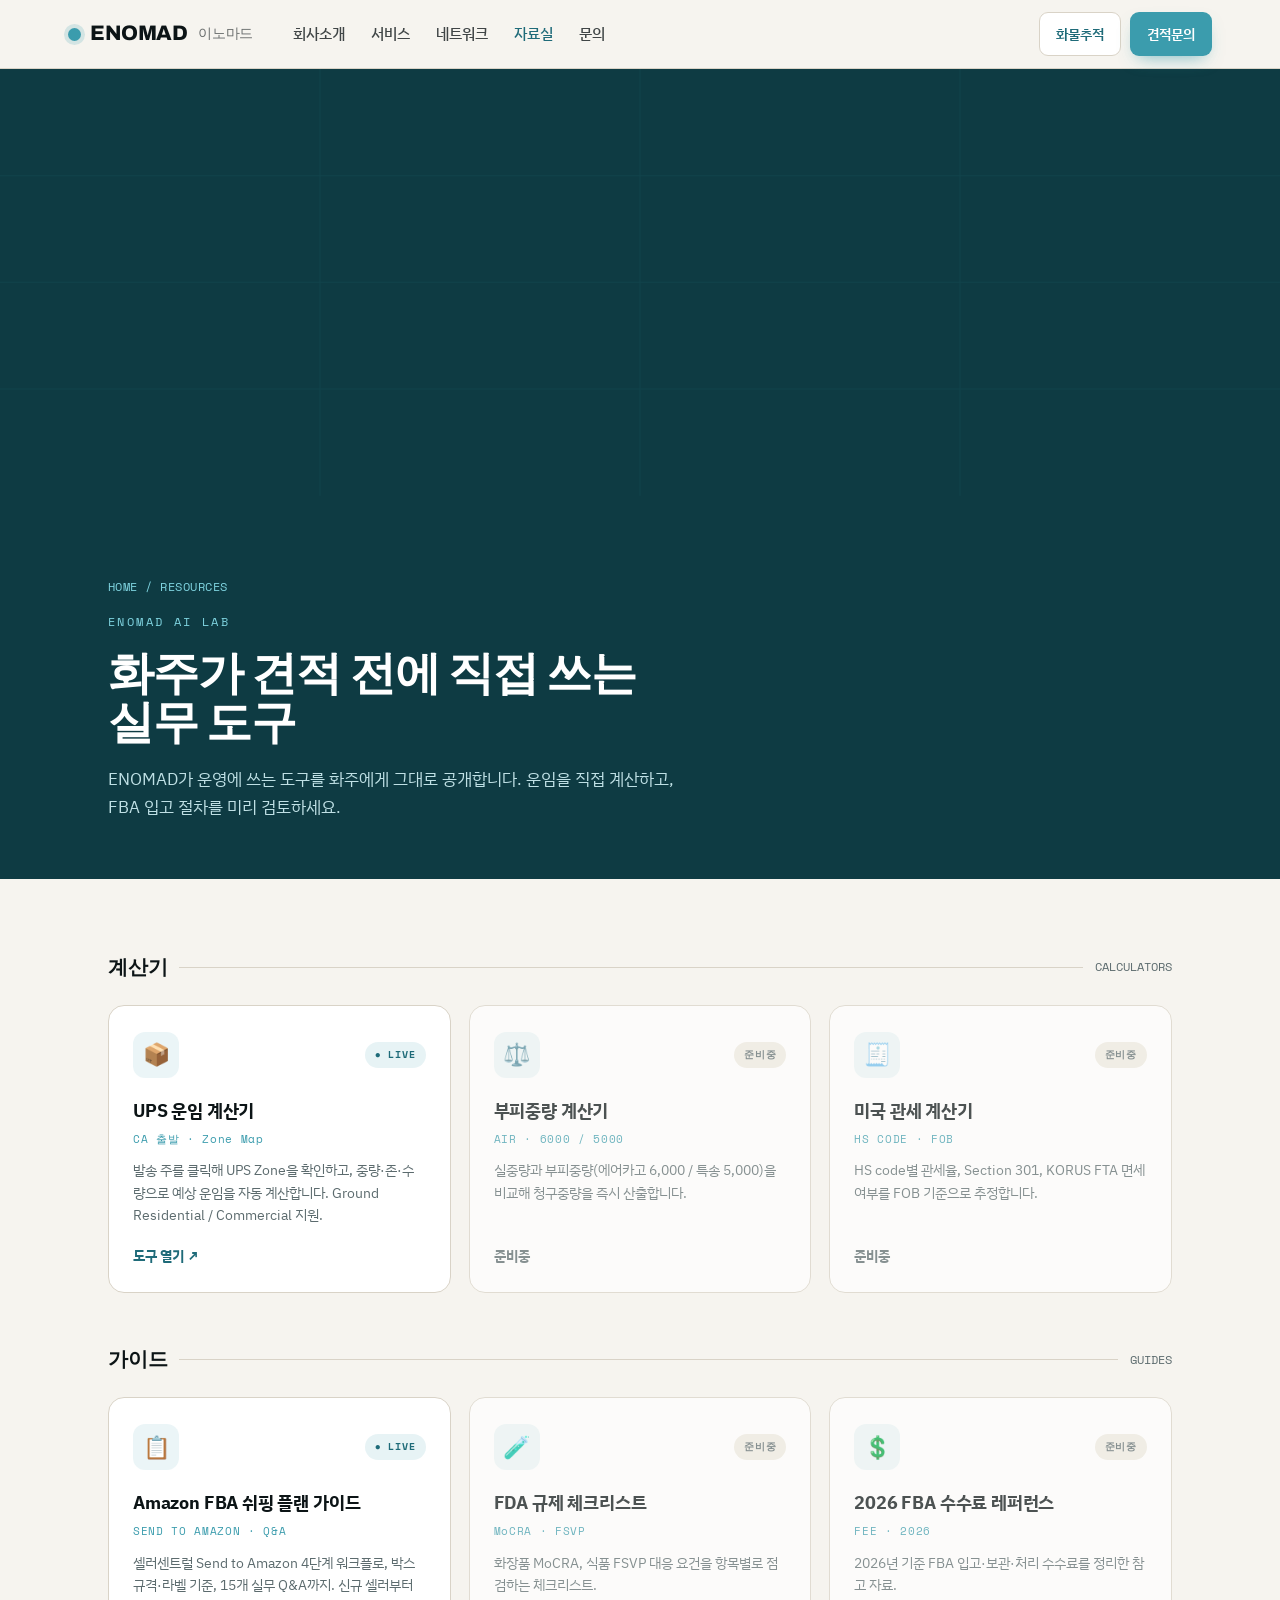
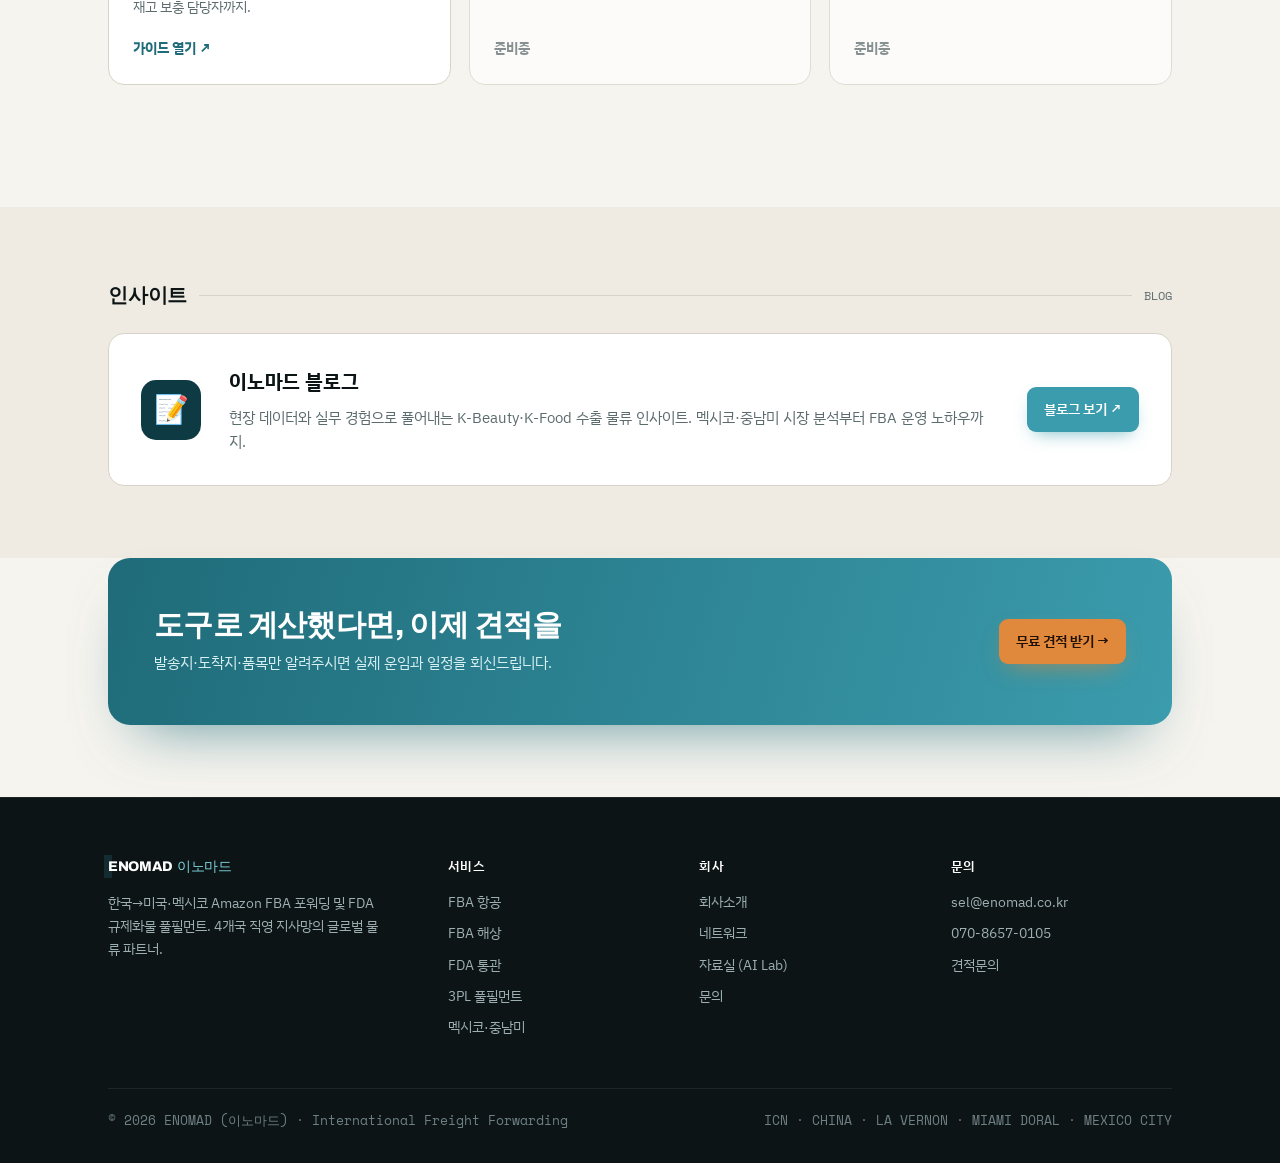
<file: resources/index.html>
<!DOCTYPE html>
<html lang="ko">
<head>
<meta charset="UTF-8">
<meta name="viewport" content="width=device-width, initial-scale=1.0">
<title>자료실 · ENOMAD AI Lab · 이노마드</title>
<meta name="description" content="ENOMAD AI Lab 실무 도구 모음. UPS 운임 계산기, Amazon FBA 쉬핑 플랜 가이드 등 화주가 견적 전 직접 계산하고 검토할 수 있는 물류 도구를 제공합니다.">
<link rel="preconnect" href="https://fonts.googleapis.com">
<link rel="preconnect" href="https://fonts.gstatic.com" crossorigin>
<link href="https://fonts.googleapis.com/css2?family=Archivo:wght@400;500;600;700;800&family=Archivo+Narrow:wght@600;700&family=IBM+Plex+Sans+KR:wght@300;400;500;600;700&family=Space+Mono:wght@400;700&display=swap" rel="stylesheet">
<link rel="stylesheet" href="../assets/css/service.css">
<style>
.r-hero{background:var(--teal-ink);color:#EAF4F5;position:relative;overflow:hidden}
.r-hero .wrap{position:relative;z-index:2;padding:54px 28px 58px}
.r-hero .kick{font-family:'Space Mono',monospace;font-size:12px;letter-spacing:.2em;color:#7FD4E0;text-transform:uppercase}
.r-hero h1{font-family:'Archivo',sans-serif;font-weight:800;font-size:clamp(28px,4.2vw,46px);line-height:1.08;letter-spacing:-.02em;color:#fff;margin-top:18px;max-width:680px}
.r-hero p{margin-top:16px;font-size:16.5px;color:#BFE0E5;max-width:580px;line-height:1.7}

/* category label */
.cat-label{display:flex;align-items:center;gap:12px;margin-bottom:22px}
.cat-label .t{font-family:'Archivo',sans-serif;font-weight:700;font-size:20px;letter-spacing:-.01em}
.cat-label .line{flex:1;height:1px;background:var(--line)}
.cat-label .cnt{font-family:'Space Mono',monospace;font-size:12px;color:var(--mute)}

/* tool cards */
.tool-grid{display:grid;grid-template-columns:repeat(3,1fr);gap:18px;margin-bottom:50px}
.tool{display:flex;flex-direction:column;background:var(--white);border:1px solid var(--line);border-radius:16px;padding:26px 24px;transition:.2s;position:relative;overflow:hidden}
.tool.live:hover{transform:translateY(-3px);box-shadow:var(--shadow);border-color:var(--teal)}
.tool .top{display:flex;align-items:center;justify-content:space-between}
.tool .ic{width:46px;height:46px;border-radius:12px;background:rgba(59,156,173,.1);display:grid;place-items:center;font-size:22px}
.tool .status{font-family:'Space Mono',monospace;font-size:10px;letter-spacing:.08em;padding:5px 10px;border-radius:99px;font-weight:700}
.tool .status.on{background:rgba(59,156,173,.12);color:var(--teal-deep)}
.tool .status.soon{background:var(--paper-2);color:var(--mute)}
.tool h3{font-size:18px;font-weight:700;margin-top:18px;letter-spacing:-.01em}
.tool .tag{font-family:'Space Mono',monospace;font-size:11px;color:var(--teal);letter-spacing:.06em;margin-top:6px}
.tool p{font-size:14px;color:var(--mute);margin-top:11px;line-height:1.6;flex:1}
.tool .go{margin-top:18px;font-size:13.5px;font-weight:700;color:var(--teal-deep);display:inline-flex;align-items:center;gap:6px}
.tool.live:hover .go{gap:10px}
.tool.soon{opacity:.72}
.tool.soon .go{color:var(--mute)}
.tool a.cover{position:absolute;inset:0;z-index:1}

/* blog band */
.blog{background:var(--paper-2)}
.blog-card{background:var(--white);border:1px solid var(--line);border-radius:16px;padding:32px;display:flex;align-items:center;gap:28px;flex-wrap:wrap}
.blog-card .ic{width:60px;height:60px;border-radius:15px;background:var(--teal-ink);display:grid;place-items:center;font-size:28px;flex-shrink:0}
.blog-card .body{flex:1;min-width:260px}
.blog-card h3{font-size:20px;font-weight:700;letter-spacing:-.01em}
.blog-card p{font-size:14.5px;color:var(--mute);margin-top:8px}

@media(max-width:920px){.tool-grid{grid-template-columns:1fr 1fr}}
@media(max-width:560px){.tool-grid{grid-template-columns:1fr}}
</style>
</head>
<body>

<header>
  <div class="nav">
    <a href="../index.html" class="logo"><span class="mark"></span>ENOMAD<span class="ko">이노마드</span></a>
    <nav class="nav-links">
      <a href="../about.html">회사소개</a>
      <a href="../services/">서비스</a>
      <a href="../network.html">네트워크</a>
      <a href="index.html" class="on">자료실</a>
      <a href="../contact/">문의</a>
    </nav>
    <div class="nav-cta">
      <a href="../contact/#track" class="btn btn-ghost">화물추적</a>
      <a href="../contact/" class="btn btn-solid">견적문의</a>
    </div>
    <button class="hamb" id="hamb" aria-label="메뉴"><span></span><span></span><span></span></button>
  </div>
</header>
<div class="mob-menu" id="mobMenu">
  <a href="../about.html">회사소개</a>
  <a href="../services/">서비스</a>
  <a href="../network.html">네트워크</a>
  <a href="index.html">자료실</a>
  <a href="../contact/">문의</a>
  <a href="../contact/" class="btn btn-solid">견적문의</a>
</div>

<!-- HERO -->
<section class="r-hero">
  <div class="bgline" aria-hidden="true">
    <svg width="100%" height="100%" preserveAspectRatio="none" viewBox="0 0 1200 400">
      <g stroke="#3B9CAD" stroke-width="1" opacity=".08">
        <line x1="0" y1="100" x2="1200" y2="100"/><line x1="0" y1="200" x2="1200" y2="200"/><line x1="0" y1="300" x2="1200" y2="300"/>
        <line x1="300" y1="0" x2="300" y2="400"/><line x1="600" y1="0" x2="600" y2="400"/><line x1="900" y1="0" x2="900" y2="400"/>
      </g>
    </svg>
  </div>
  <div class="wrap">
    <div class="crumb" style="color:#7FD4E0"><a href="../index.html" style="color:#7FD4E0">HOME</a> / RESOURCES</div>
    <div class="kick" style="margin-top:16px">ENOMAD AI Lab</div>
    <h1>화주가 견적 전에 직접 쓰는<br>실무 도구</h1>
    <p>ENOMAD가 운영에 쓰는 도구를 화주에게 그대로 공개합니다. 운임을 직접 계산하고, FBA 입고 절차를 미리 검토하세요.</p>
  </div>
</section>

<!-- CALCULATORS -->
<section class="sec">
  <div class="wrap">
    <div class="cat-label">
      <span class="t">계산기</span>
      <span class="line"></span>
      <span class="cnt">CALCULATORS</span>
    </div>
    <div class="tool-grid">
      <!-- UPS (LIVE) -->
      <div class="tool live reveal">
        <a class="cover" href="https://koh-enomad.github.io/ups-zone-map/" target="_blank" rel="noopener" aria-label="UPS 운임 계산기 열기"></a>
        <div class="top">
          <div class="ic">📦</div>
          <span class="status on">● LIVE</span>
        </div>
        <h3>UPS 운임 계산기</h3>
        <div class="tag">CA 출발 · Zone Map</div>
        <p>발송 주를 클릭해 UPS Zone을 확인하고, 중량·존·수량으로 예상 운임을 자동 계산합니다. Ground Residential / Commercial 지원.</p>
        <span class="go">도구 열기 ↗</span>
      </div>

      <!-- 부피중량 (SOON) -->
      <div class="tool soon reveal">
        <div class="top">
          <div class="ic">⚖️</div>
          <span class="status soon">준비중</span>
        </div>
        <h3>부피중량 계산기</h3>
        <div class="tag">AIR · 6000 / 5000</div>
        <p>실중량과 부피중량(에어카고 6,000 / 특송 5,000)을 비교해 청구중량을 즉시 산출합니다.</p>
        <span class="go">준비중</span>
      </div>

      <!-- 관세 (SOON) -->
      <div class="tool soon reveal">
        <div class="top">
          <div class="ic">🧾</div>
          <span class="status soon">준비중</span>
        </div>
        <h3>미국 관세 계산기</h3>
        <div class="tag">HS CODE · FOB</div>
        <p>HS code별 관세율, Section 301, KORUS FTA 면세 여부를 FOB 기준으로 추정합니다.</p>
        <span class="go">준비중</span>
      </div>
    </div>

    <!-- GUIDES -->
    <div class="cat-label">
      <span class="t">가이드</span>
      <span class="line"></span>
      <span class="cnt">GUIDES</span>
    </div>
    <div class="tool-grid">
      <!-- FBA Guide (LIVE) -->
      <div class="tool live reveal">
        <a class="cover" href="https://koh-enomad.github.io/amazon-fba-guide/" target="_blank" rel="noopener" aria-label="FBA 쉬핑 플랜 가이드 열기"></a>
        <div class="top">
          <div class="ic">📋</div>
          <span class="status on">● LIVE</span>
        </div>
        <h3>Amazon FBA 쉬핑 플랜 가이드</h3>
        <div class="tag">SEND TO AMAZON · Q&amp;A</div>
        <p>셀러센트럴 Send to Amazon 4단계 워크플로, 박스 규격·라벨 기준, 15개 실무 Q&amp;A까지. 신규 셀러부터 재고 보충 담당자까지.</p>
        <span class="go">가이드 열기 ↗</span>
      </div>

      <!-- FDA 가이드 (SOON) -->
      <div class="tool soon reveal">
        <div class="top">
          <div class="ic">🧪</div>
          <span class="status soon">준비중</span>
        </div>
        <h3>FDA 규제 체크리스트</h3>
        <div class="tag">MoCRA · FSVP</div>
        <p>화장품 MoCRA, 식품 FSVP 대응 요건을 항목별로 점검하는 체크리스트.</p>
        <span class="go">준비중</span>
      </div>

      <!-- FBA 수수료 (SOON) -->
      <div class="tool soon reveal">
        <div class="top">
          <div class="ic">💲</div>
          <span class="status soon">준비중</span>
        </div>
        <h3>2026 FBA 수수료 레퍼런스</h3>
        <div class="tag">FEE · 2026</div>
        <p>2026년 기준 FBA 입고·보관·처리 수수료를 정리한 참고 자료.</p>
        <span class="go">준비중</span>
      </div>
    </div>
  </div>
</section>

<!-- BLOG -->
<section class="sec blog">
  <div class="wrap">
    <div class="cat-label">
      <span class="t">인사이트</span>
      <span class="line"></span>
      <span class="cnt">BLOG</span>
    </div>
    <div class="blog-card reveal">
      <div class="ic">📝</div>
      <div class="body">
        <h3>이노마드 블로그</h3>
        <p>현장 데이터와 실무 경험으로 풀어내는 K-Beauty·K-Food 수출 물류 인사이트. 멕시코·중남미 시장 분석부터 FBA 운영 노하우까지.</p>
      </div>
      <a href="https://blog.naver.com/enomadkorea" class="btn btn-solid" target="_blank" rel="noopener">블로그 보기 ↗</a>
    </div>
  </div>
</section>

<!-- CTA -->
<section class="sec" style="padding-top:0">
  <div class="wrap">
    <div class="cta-band">
      <div>
        <h2>도구로 계산했다면, 이제 견적을</h2>
        <p>발송지·도착지·품목만 알려주시면 실제 운임과 일정을 회신드립니다.</p>
      </div>
      <a href="../contact/" class="btn btn-amber">무료 견적 받기 →</a>
    </div>
  </div>
</section>

<footer>
  <div class="wrap">
    <div class="foot-grid">
      <div class="foot-brand">
        <a href="../index.html" class="logo"><span class="mark"></span>ENOMAD<span class="ko"> 이노마드</span></a>
        <p>한국→미국·멕시코 Amazon FBA 포워딩 및 FDA 규제화물 풀필먼트. 4개국 직영 지사망의 글로벌 물류 파트너.</p>
      </div>
      <div>
        <h5>서비스</h5>
        <a href="../services/fba-air.html">FBA 항공</a>
        <a href="../services/fba-ocean.html">FBA 해상</a>
        <a href="../services/fda.html">FDA 통관</a>
        <a href="../services/fulfillment.html">3PL 풀필먼트</a>
        <a href="../services/mexico.html">멕시코·중남미</a>
      </div>
      <div>
        <h5>회사</h5>
        <a href="../about.html">회사소개</a>
        <a href="../network.html">네트워크</a>
        <a href="index.html">자료실 (AI Lab)</a>
        <a href="../contact/">문의</a>
      </div>
      <div>
        <h5>문의</h5>
        <a href="mailto:sel@enomad.co.kr">sel@enomad.co.kr</a>
        <a href="tel:070-8657-0105">070-8657-0105</a>
        <a href="../contact/">견적문의</a>
      </div>
    </div>
    <div class="foot-bot">
      <span>© 2026 ENOMAD (이노마드) · International Freight Forwarding</span>
      <span>ICN · CHINA · LA VERNON · MIAMI DORAL · MEXICO CITY</span>
    </div>
  </div>
</footer>

<script>
  const hamb=document.getElementById('hamb'),mob=document.getElementById('mobMenu');
  hamb.addEventListener('click',()=>mob.classList.toggle('open'));
  mob.querySelectorAll('a').forEach(a=>a.addEventListener('click',()=>mob.classList.remove('open')));
  const io=new IntersectionObserver((es)=>es.forEach(e=>{if(e.isIntersecting){e.target.classList.add('in');io.unobserve(e.target);}}),{threshold:.1});
  document.querySelectorAll('.reveal').forEach((el,i)=>{el.style.transitionDelay=(i%3*.05)+'s';io.observe(el);});
</script>
</body>
</html>
</file>
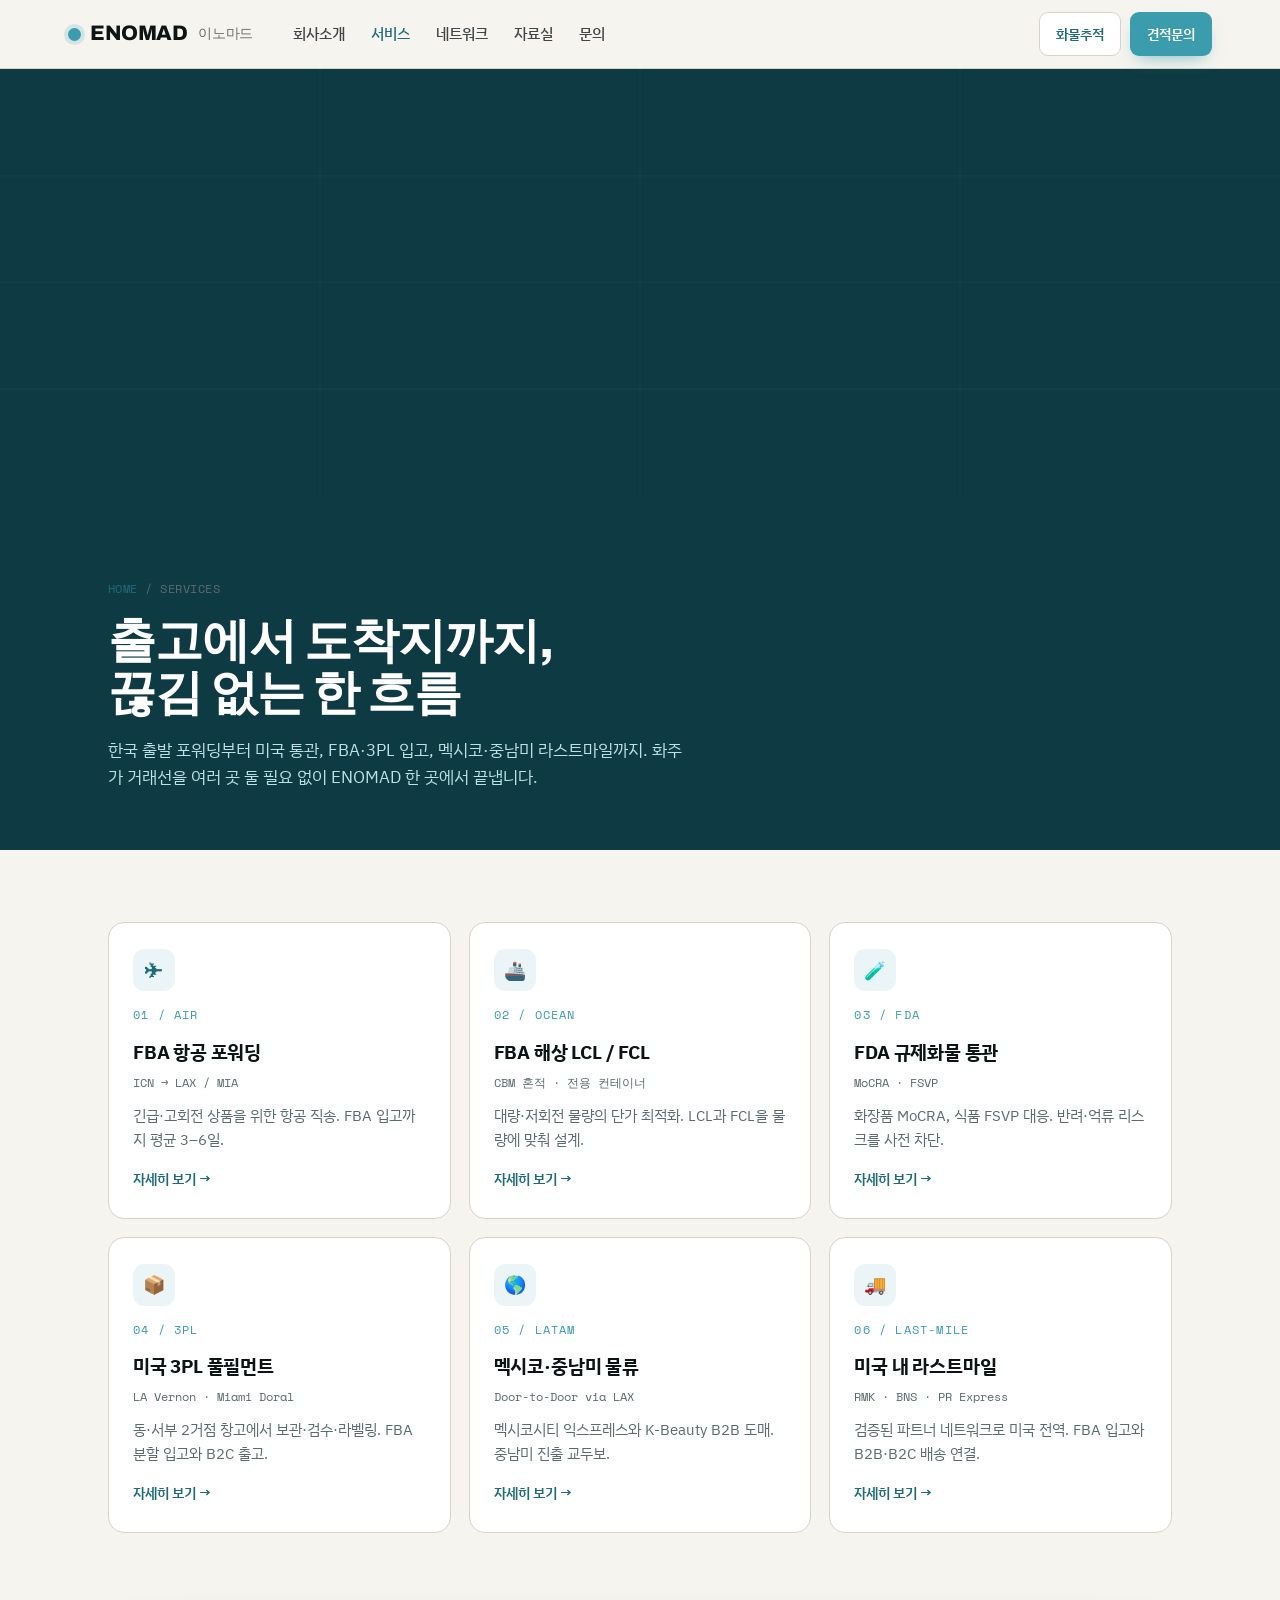
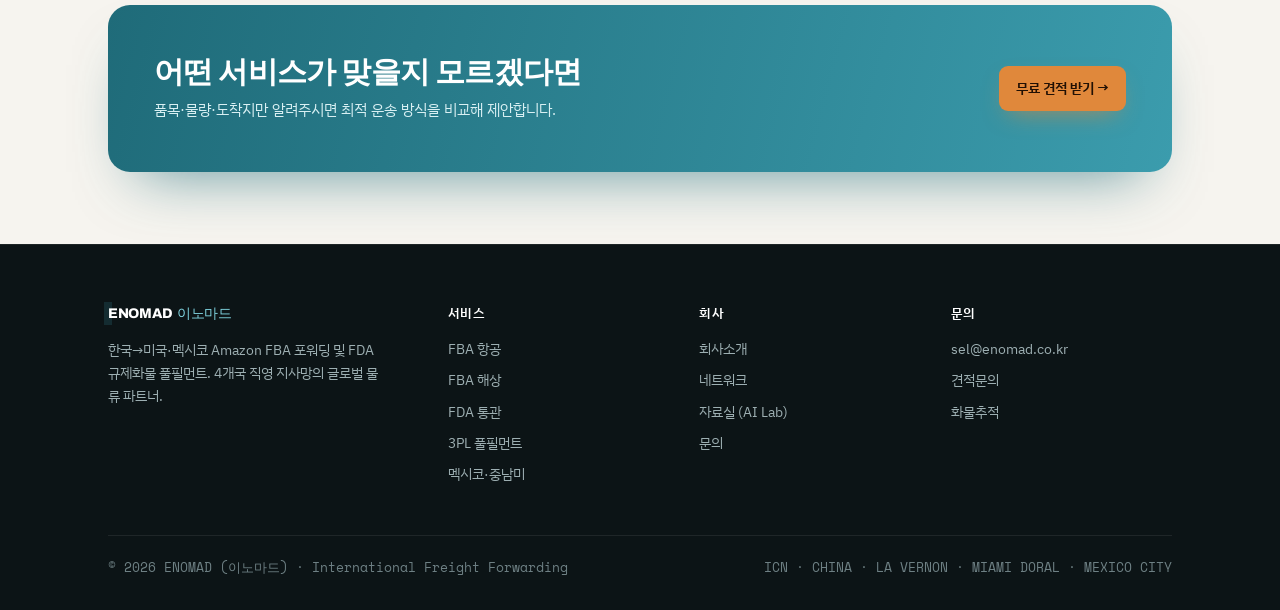
<file: services/index.html>
<!DOCTYPE html>
<html lang="ko">
<head>
<meta charset="UTF-8">
<meta name="viewport" content="width=device-width, initial-scale=1.0">
<title>서비스 · ENOMAD 이노마드</title>
<meta name="description" content="ENOMAD 물류 서비스 전체 — FBA 항공·해상 포워딩, FDA 규제화물 통관, 미국 3PL 풀필먼트, 멕시코·중남미 물류, 미국 내 라스트마일.">
<link rel="preconnect" href="https://fonts.googleapis.com">
<link rel="preconnect" href="https://fonts.gstatic.com" crossorigin>
<link href="https://fonts.googleapis.com/css2?family=Archivo:wght@400;500;600;700;800&family=Archivo+Narrow:wght@600;700&family=IBM+Plex+Sans+KR:wght@300;400;500;600;700&family=Space+Mono:wght@400;700&display=swap" rel="stylesheet">
<link rel="stylesheet" href="../assets/css/service.css">
<style>
.hub-hero{background:var(--teal-ink);color:#EAF4F5;position:relative;overflow:hidden}
.hub-hero .wrap{position:relative;z-index:2;padding:56px 28px 60px}
.hub-hero h1{font-family:'Archivo',sans-serif;font-weight:800;font-size:clamp(30px,4.4vw,48px);line-height:1.08;letter-spacing:-.02em;color:#fff;margin-top:18px;max-width:720px}
.hub-hero p{margin-top:16px;font-size:17px;color:#BFE0E5;max-width:580px}
.svc-grid{display:grid;grid-template-columns:repeat(3,1fr);gap:18px}
.svc{background:var(--white);border:1px solid var(--line);border-radius:16px;padding:26px 24px;transition:.2s;display:block}
.svc:hover{transform:translateY(-3px);box-shadow:var(--shadow);border-color:var(--teal)}
.svc .ic{width:42px;height:42px;border-radius:11px;background:rgba(59,156,173,.1);display:grid;place-items:center;color:var(--teal-deep);font-size:18px}
.svc .idx{font-family:'Space Mono',monospace;font-size:12px;color:var(--teal);letter-spacing:.1em;margin-top:14px}
.svc h3{font-size:19px;font-weight:700;margin-top:12px;letter-spacing:-.01em}
.svc .route{font-family:'Space Mono',monospace;font-size:12px;color:var(--mute);margin-top:6px}
.svc p{margin-top:12px;font-size:14.5px;color:var(--mute);line-height:1.65}
.svc .more{margin-top:16px;font-size:13.5px;font-weight:600;color:var(--teal-deep);display:inline-flex;gap:5px;align-items:center}
.svc:hover .more{gap:9px}
@media(max-width:920px){.svc-grid{grid-template-columns:1fr}}
</style>
</head>
<body>

<header>
  <div class="nav">
    <a href="../index.html" class="logo"><span class="mark"></span>ENOMAD<span class="ko">이노마드</span></a>
    <nav class="nav-links">
      <a href="../about.html">회사소개</a>
      <a href="index.html" class="on">서비스</a>
      <a href="../network.html">네트워크</a>
      <a href="../resources/">자료실</a>
      <a href="../contact/">문의</a>
    </nav>
    <div class="nav-cta">
      <a href="../contact/#track" class="btn btn-ghost">화물추적</a>
      <a href="../contact/" class="btn btn-solid">견적문의</a>
    </div>
    <button class="hamb" id="hamb" aria-label="메뉴"><span></span><span></span><span></span></button>
  </div>
</header>
<div class="mob-menu" id="mobMenu">
  <a href="../about.html">회사소개</a>
  <a href="index.html">서비스</a>
  <a href="../network.html">네트워크</a>
  <a href="../resources/">자료실</a>
  <a href="../contact/">문의</a>
  <a href="../contact/" class="btn btn-solid">견적문의</a>
</div>

<section class="hub-hero">
  <div class="bgline" aria-hidden="true">
    <svg width="100%" height="100%" preserveAspectRatio="none" viewBox="0 0 1200 400">
      <g stroke="#3B9CAD" stroke-width="1" opacity=".08">
        <line x1="0" y1="100" x2="1200" y2="100"/><line x1="0" y1="200" x2="1200" y2="200"/><line x1="0" y1="300" x2="1200" y2="300"/>
        <line x1="300" y1="0" x2="300" y2="400"/><line x1="600" y1="0" x2="600" y2="400"/><line x1="900" y1="0" x2="900" y2="400"/>
      </g>
    </svg>
  </div>
  <div class="wrap">
    <div class="crumb"><a href="../index.html">HOME</a> / SERVICES</div>
    <h1>출고에서 도착지까지,<br>끊김 없는 한 흐름</h1>
    <p>한국 출발 포워딩부터 미국 통관, FBA·3PL 입고, 멕시코·중남미 라스트마일까지. 화주가 거래선을 여러 곳 둘 필요 없이 ENOMAD 한 곳에서 끝냅니다.</p>
  </div>
</section>

<section class="sec">
  <div class="wrap">
    <div class="svc-grid">
      <a class="svc reveal" href="fba-air.html">
        <div class="ic">✈</div><div class="idx">01 / AIR</div>
        <h3>FBA 항공 포워딩</h3><div class="route">ICN → LAX / MIA</div>
        <p>긴급·고회전 상품을 위한 항공 직송. FBA 입고까지 평균 3–6일.</p>
        <span class="more">자세히 보기 →</span>
      </a>
      <a class="svc reveal" href="fba-ocean.html">
        <div class="ic">🚢</div><div class="idx">02 / OCEAN</div>
        <h3>FBA 해상 LCL / FCL</h3><div class="route">CBM 혼적 · 전용 컨테이너</div>
        <p>대량·저회전 물량의 단가 최적화. LCL과 FCL을 물량에 맞춰 설계.</p>
        <span class="more">자세히 보기 →</span>
      </a>
      <a class="svc reveal" href="fda.html">
        <div class="ic">🧪</div><div class="idx">03 / FDA</div>
        <h3>FDA 규제화물 통관</h3><div class="route">MoCRA · FSVP</div>
        <p>화장품 MoCRA, 식품 FSVP 대응. 반려·억류 리스크를 사전 차단.</p>
        <span class="more">자세히 보기 →</span>
      </a>
      <a class="svc reveal" href="fulfillment.html">
        <div class="ic">📦</div><div class="idx">04 / 3PL</div>
        <h3>미국 3PL 풀필먼트</h3><div class="route">LA Vernon · Miami Doral</div>
        <p>동·서부 2거점 창고에서 보관·검수·라벨링. FBA 분할 입고와 B2C 출고.</p>
        <span class="more">자세히 보기 →</span>
      </a>
      <a class="svc reveal" href="mexico.html">
        <div class="ic">🌎</div><div class="idx">05 / LATAM</div>
        <h3>멕시코·중남미 물류</h3><div class="route">Door-to-Door via LAX</div>
        <p>멕시코시티 익스프레스와 K-Beauty B2B 도매. 중남미 진출 교두보.</p>
        <span class="more">자세히 보기 →</span>
      </a>
      <a class="svc reveal" href="lastmile.html">
        <div class="ic">🚚</div><div class="idx">06 / LAST-MILE</div>
        <h3>미국 내 라스트마일</h3><div class="route">RMK · BNS · PR Express</div>
        <p>검증된 파트너 네트워크로 미국 전역. FBA 입고와 B2B·B2C 배송 연결.</p>
        <span class="more">자세히 보기 →</span>
      </a>
    </div>
  </div>
</section>

<section class="sec" style="padding-top:0">
  <div class="wrap">
    <div class="cta-band">
      <div>
        <h2>어떤 서비스가 맞을지 모르겠다면</h2>
        <p>품목·물량·도착지만 알려주시면 최적 운송 방식을 비교해 제안합니다.</p>
      </div>
      <a href="../contact/" class="btn btn-amber">무료 견적 받기 →</a>
    </div>
  </div>
</section>

<footer>
  <div class="wrap">
    <div class="foot-grid">
      <div class="foot-brand">
        <a href="../index.html" class="logo"><span class="mark"></span>ENOMAD<span class="ko"> 이노마드</span></a>
        <p>한국→미국·멕시코 Amazon FBA 포워딩 및 FDA 규제화물 풀필먼트. 4개국 직영 지사망의 글로벌 물류 파트너.</p>
      </div>
      <div>
        <h5>서비스</h5>
        <a href="fba-air.html">FBA 항공</a>
        <a href="fba-ocean.html">FBA 해상</a>
        <a href="fda.html">FDA 통관</a>
        <a href="fulfillment.html">3PL 풀필먼트</a>
        <a href="mexico.html">멕시코·중남미</a>
      </div>
      <div>
        <h5>회사</h5>
        <a href="../about.html">회사소개</a>
        <a href="../network.html">네트워크</a>
        <a href="../resources/">자료실 (AI Lab)</a>
        <a href="../contact/">문의</a>
      </div>
      <div>
        <h5>문의</h5>
        <a href="mailto:sel@enomad.co.kr">sel@enomad.co.kr</a>
        <a href="../contact/">견적문의</a>
        <a href="../contact/#track">화물추적</a>
      </div>
    </div>
    <div class="foot-bot">
      <span>© 2026 ENOMAD (이노마드) · International Freight Forwarding</span>
      <span>ICN · CHINA · LA VERNON · MIAMI DORAL · MEXICO CITY</span>
    </div>
  </div>
</footer>

<script>
  const hamb=document.getElementById('hamb'),mob=document.getElementById('mobMenu');
  hamb.addEventListener('click',()=>mob.classList.toggle('open'));
  mob.querySelectorAll('a').forEach(a=>a.addEventListener('click',()=>mob.classList.remove('open')));
  const io=new IntersectionObserver((es)=>es.forEach(e=>{if(e.isIntersecting){e.target.classList.add('in');io.unobserve(e.target);}}),{threshold:.12});
  document.querySelectorAll('.reveal').forEach((el,i)=>{el.style.transitionDelay=(i%3*.06)+'s';io.observe(el);});
</script>
</body>
</html>
</file>
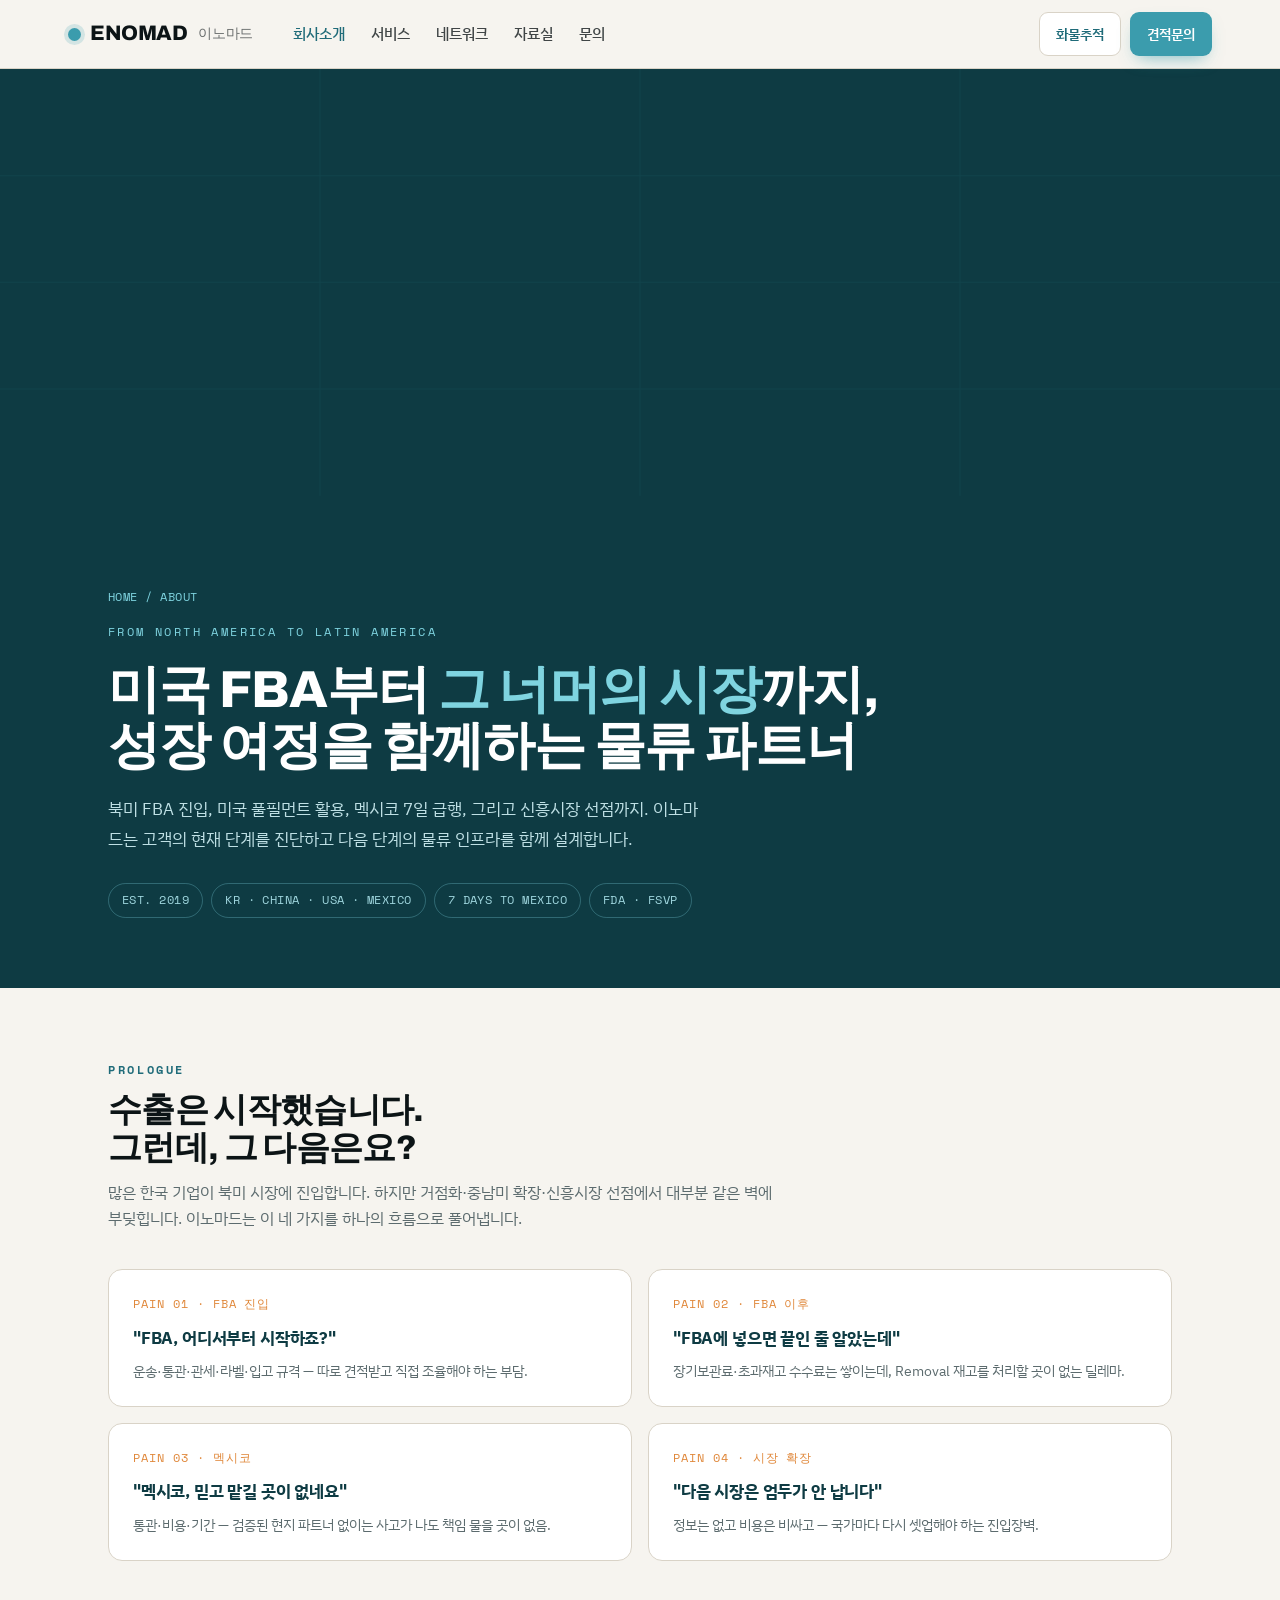
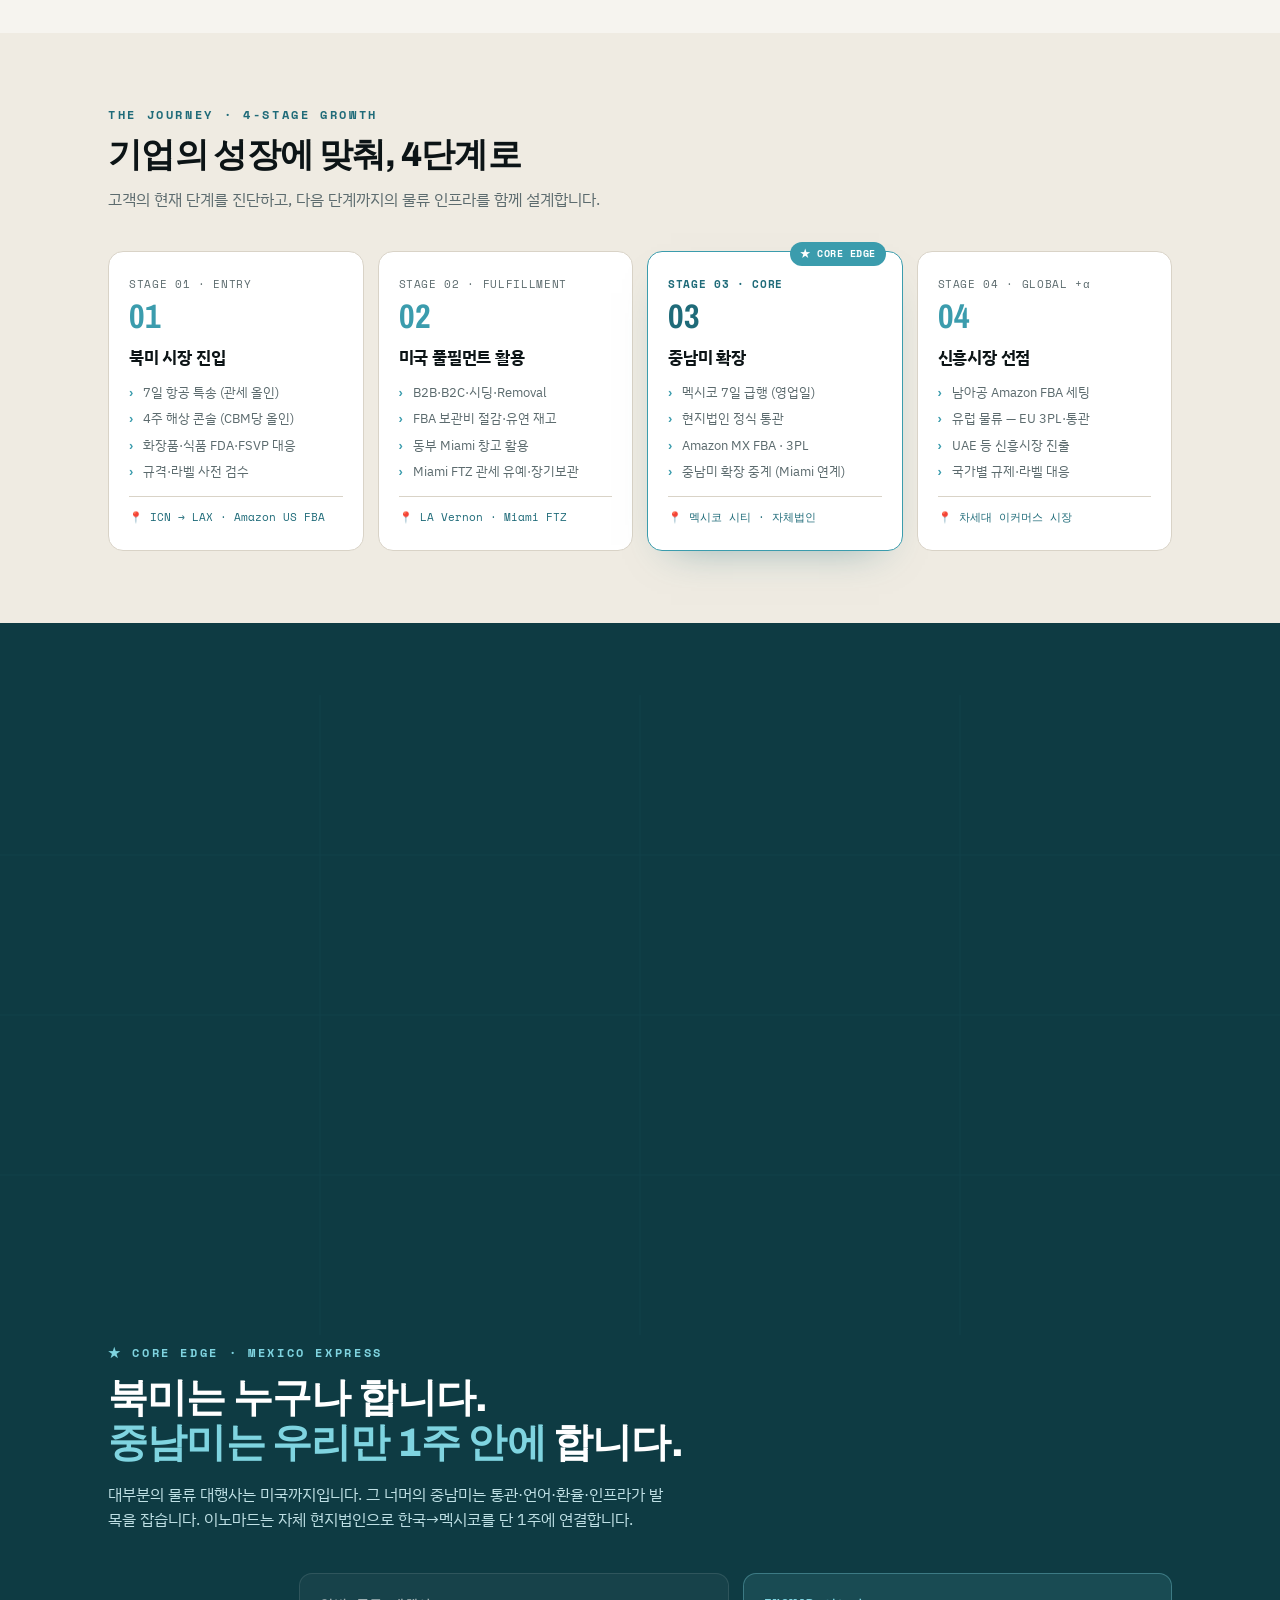
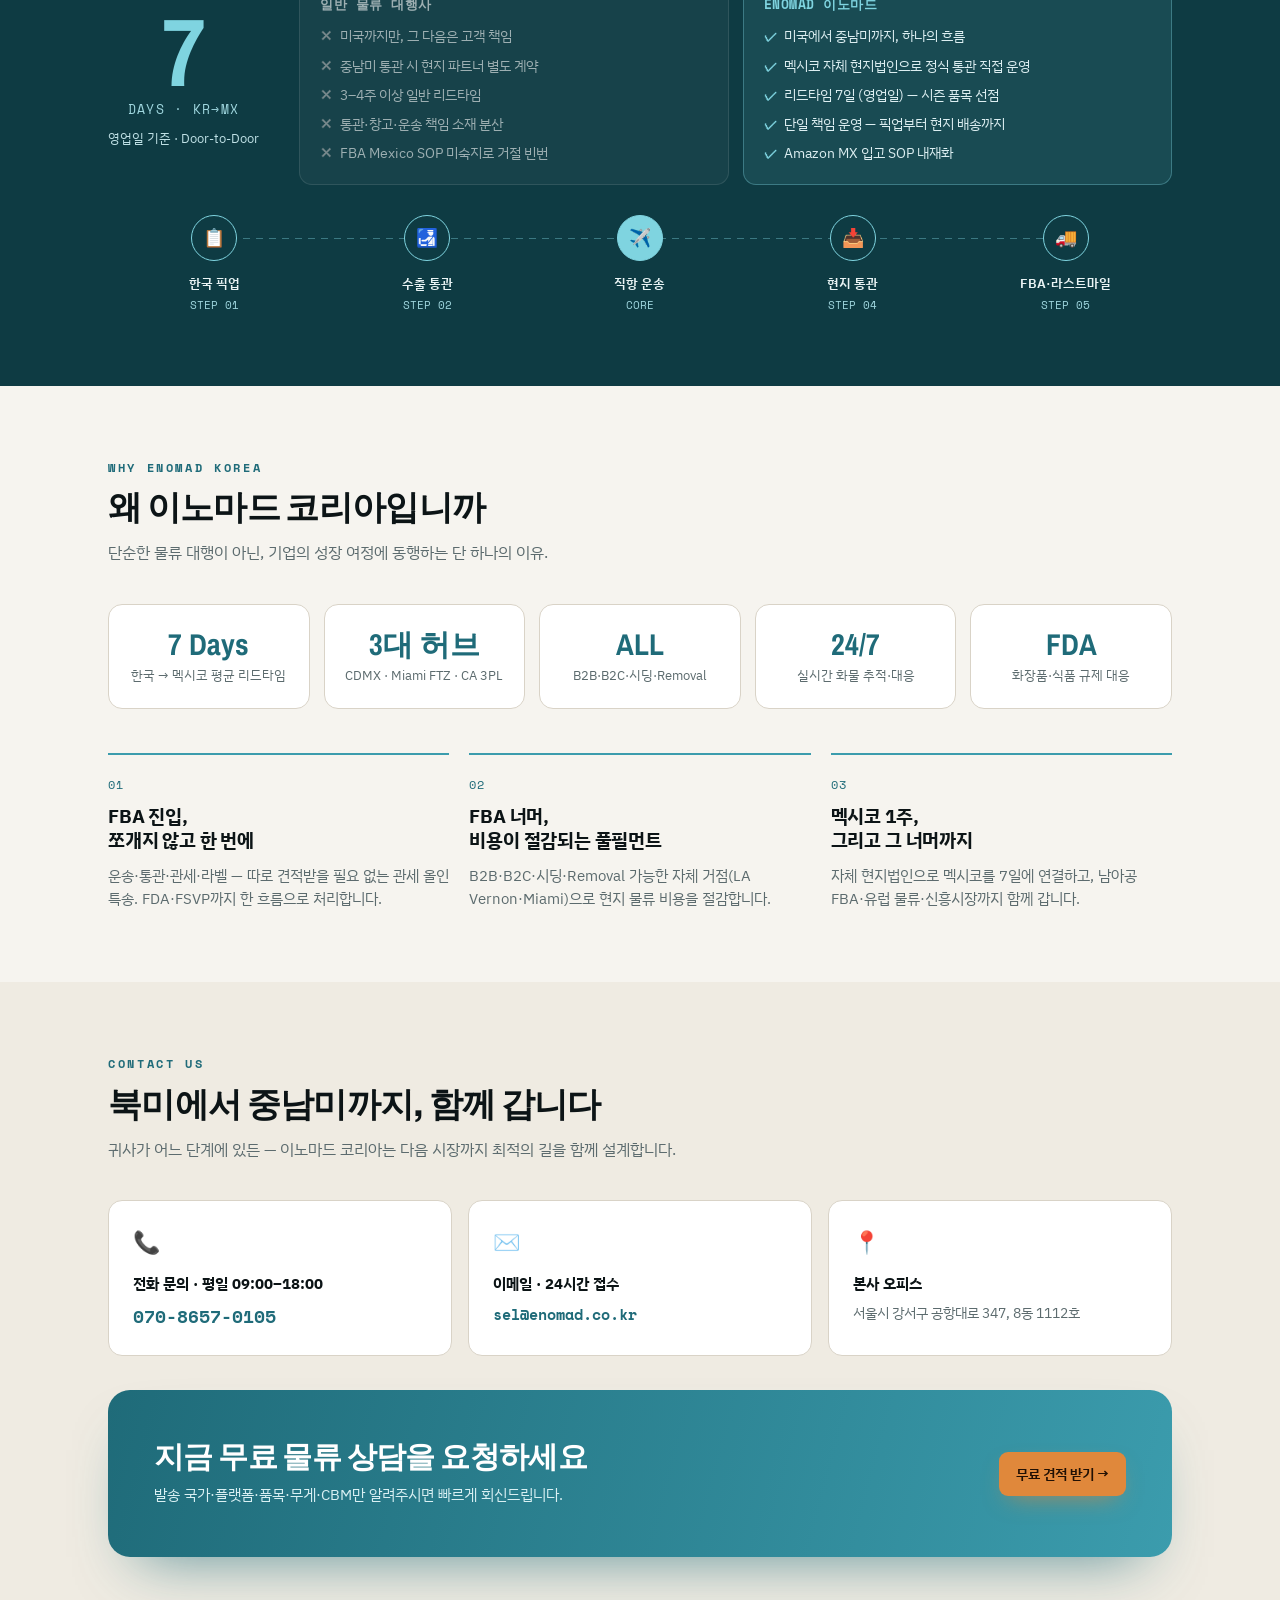
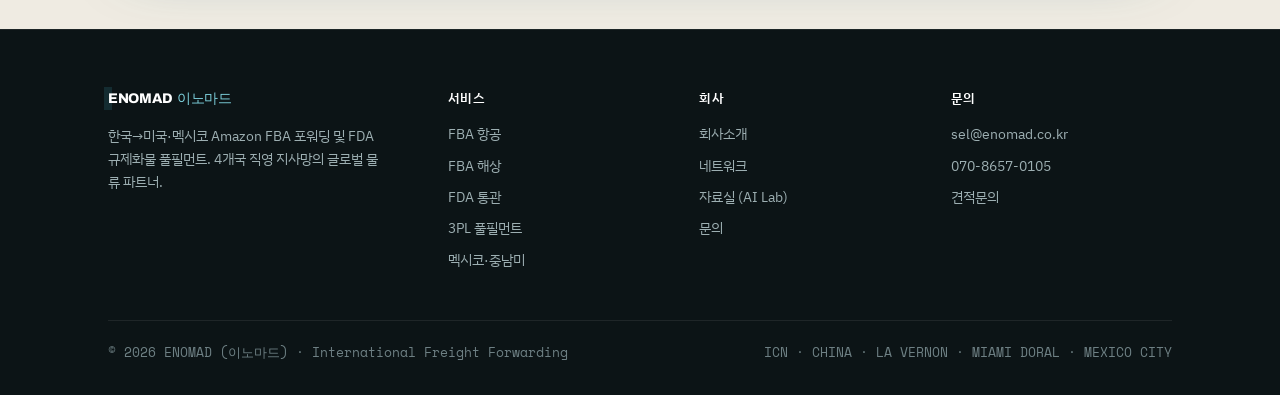
<file: about.html>
<!DOCTYPE html>
<html lang="ko">
<head>
<meta charset="UTF-8">
<meta name="viewport" content="width=device-width, initial-scale=1.0">
<title>회사소개 · ENOMAD 이노마드</title>
<meta name="description" content="ENOMAD(이노마드) 회사소개. 북미 FBA 진입부터 미국 풀필먼트, 멕시코 7일 급행, 신흥시장까지 — 기업의 성장 여정을 함께하는 4단계 물류 파트너. 멕시코 자체 현지법인으로 한국→멕시코를 7영업일에 연결합니다.">
<link rel="preconnect" href="https://fonts.googleapis.com">
<link rel="preconnect" href="https://fonts.gstatic.com" crossorigin>
<link href="https://fonts.googleapis.com/css2?family=Archivo:wght@400;500;600;700;800&family=Archivo+Narrow:wght@600;700&family=IBM+Plex+Sans+KR:wght@300;400;500;600;700&family=Space+Mono:wght@400;700&display=swap" rel="stylesheet">
<link rel="stylesheet" href="assets/css/service.css">
<style>
/* about hero */
.a-hero{background:var(--teal-ink);color:#EAF4F5;position:relative;overflow:hidden}
.a-hero .wrap{position:relative;z-index:2;padding:64px 28px 70px}
.a-hero .kick{font-family:'Space Mono',monospace;font-size:12px;letter-spacing:.2em;color:#7FD4E0;text-transform:uppercase}
.a-hero h1{font-family:'Archivo',sans-serif;font-weight:800;font-size:clamp(30px,4.6vw,52px);line-height:1.08;letter-spacing:-.02em;color:#fff;margin-top:20px;max-width:780px}
.a-hero h1 em{font-style:normal;color:#7FD4E0}
.a-hero .lead{margin-top:20px;font-size:17px;color:#BFE0E5;max-width:600px;line-height:1.75}
.a-hero .chips{margin-top:30px;display:flex;gap:8px;flex-wrap:wrap}
.a-hero .chip{font-family:'Space Mono',monospace;font-size:11.5px;letter-spacing:.04em;padding:7px 13px;border:1px solid rgba(127,212,224,.3);border-radius:99px;color:#9FD6DE}

/* prologue / pain */
.pain-grid{display:grid;grid-template-columns:repeat(2,1fr);gap:16px}
.pain{background:var(--white);border:1px solid var(--line);border-radius:14px;padding:24px}
.pain .n{font-family:'Space Mono',monospace;font-size:12px;color:var(--amber);letter-spacing:.08em}
.pain .q{font-size:17px;font-weight:700;margin-top:10px;color:var(--teal-ink);letter-spacing:-.01em}
.pain p{font-size:14px;color:var(--mute);margin-top:9px}

/* journey */
.journey{background:var(--paper-2)}
.stage-grid{display:grid;grid-template-columns:repeat(4,1fr);gap:14px}
.stage{background:var(--white);border:1px solid var(--line);border-radius:15px;padding:24px 20px;position:relative;display:flex;flex-direction:column}
.stage.core{border-color:var(--teal);box-shadow:0 18px 40px -24px rgba(31,107,121,.5)}
.stage .badge{font-family:'Space Mono',monospace;font-size:11px;letter-spacing:.06em;color:var(--mute)}
.stage.core .badge{color:var(--teal-deep);font-weight:700}
.stage .num{font-family:'Archivo Narrow',sans-serif;font-weight:700;font-size:34px;color:var(--teal);line-height:1;margin-top:6px}
.stage.core .num{color:var(--teal-deep)}
.stage h3{font-size:17px;font-weight:700;margin-top:10px;letter-spacing:-.01em}
.stage ul{list-style:none;margin-top:12px;display:flex;flex-direction:column;gap:7px;flex:1}
.stage li{font-size:13px;color:var(--mute);padding-left:14px;position:relative;line-height:1.5}
.stage li:before{content:"›";position:absolute;left:0;color:var(--teal);font-weight:700}
.stage .loc{margin-top:14px;font-family:'Space Mono',monospace;font-size:11px;color:var(--teal-deep);border-top:1px solid var(--line);padding-top:12px}
.stage .star{position:absolute;top:-10px;right:16px;background:var(--teal);color:#fff;font-size:10px;font-weight:700;padding:4px 10px;border-radius:99px;font-family:'Space Mono',monospace;letter-spacing:.05em}

/* edge / mexico */
.edge{background:var(--teal-ink);color:#EAF4F5;position:relative;overflow:hidden}
.edge .wrap{position:relative;z-index:2}
.edge h2{font-family:'Archivo',sans-serif;font-weight:800;font-size:clamp(26px,3.4vw,40px);color:#fff;letter-spacing:-.02em;line-height:1.12;max-width:720px}
.edge h2 em{font-style:normal;color:#7FD4E0}
.edge .sub{margin-top:16px;color:#BFE0E5;font-size:16px;max-width:560px}
.edge-main{margin-top:40px;display:grid;grid-template-columns:auto 1fr;gap:40px;align-items:center}
.bignum{text-align:center}
.bignum .v{font-family:'Archivo Narrow',sans-serif;font-weight:700;font-size:96px;color:#7FD4E0;line-height:.9}
.bignum .u{font-family:'Space Mono',monospace;font-size:13px;color:#9FD6DE;letter-spacing:.1em;margin-top:4px}
.bignum .d{font-size:13px;color:#BFE0E5;margin-top:8px}
.compare{display:grid;grid-template-columns:1fr 1fr;gap:14px}
.comp{border-radius:13px;padding:20px}
.comp.bad{background:rgba(255,255,255,.04);border:1px solid rgba(255,255,255,.1)}
.comp.good{background:rgba(127,212,224,.1);border:1px solid rgba(127,212,224,.35)}
.comp .ttl{font-size:13px;font-weight:700;margin-bottom:12px;font-family:'Space Mono',monospace;letter-spacing:.04em}
.comp.bad .ttl{color:#9DAFB2}
.comp.good .ttl{color:#7FD4E0}
.comp ul{list-style:none;display:flex;flex-direction:column;gap:9px}
.comp li{font-size:13.5px;line-height:1.5;padding-left:20px;position:relative}
.comp.bad li{color:#9DAFB2}
.comp.bad li:before{content:"✕";position:absolute;left:0;color:#7A8A8D}
.comp.good li{color:#DCEEF1}
.comp.good li:before{content:"✓";position:absolute;left:0;color:#7FD4E0;font-weight:700}

/* mexico SOP steps */
.sop{display:grid;grid-template-columns:repeat(5,1fr);gap:0;position:relative;margin-top:30px}
.sop:before{content:"";position:absolute;top:23px;left:9%;right:9%;height:1px;background:repeating-linear-gradient(90deg,rgba(127,212,224,.4) 0 7px,transparent 7px 13px)}
.sop .s{text-align:center;position:relative}
.sop .s .dot{width:46px;height:46px;border-radius:50%;background:#0E3B43;border:1px solid #7FD4E0;display:grid;place-items:center;margin:0 auto;position:relative;z-index:2;font-size:18px}
.sop .s.core .dot{background:#7FD4E0}
.sop .s h4{font-size:13px;font-weight:600;margin-top:12px;color:#EAF4F5}
.sop .s p{font-size:11px;color:#9FD6DE;margin-top:3px;font-family:'Space Mono',monospace}

/* stats */
.statgrid{display:grid;grid-template-columns:repeat(5,1fr);gap:14px}
.stat-c{background:var(--white);border:1px solid var(--line);border-radius:14px;padding:24px 18px;text-align:center}
.stat-c .v{font-family:'Archivo Narrow',sans-serif;font-weight:700;font-size:30px;color:var(--teal-deep);line-height:1}
.stat-c .l{font-size:12.5px;color:var(--mute);margin-top:8px;line-height:1.4}

/* why reasons */
.why-grid{display:grid;grid-template-columns:repeat(3,1fr);gap:20px}
.why{border-top:2px solid var(--teal);padding-top:20px}
.why .n{font-family:'Space Mono',monospace;font-size:12px;color:var(--teal-deep);letter-spacing:.08em}
.why h3{font-size:19px;font-weight:700;margin-top:9px;letter-spacing:-.01em;line-height:1.3}
.why p{margin-top:11px;color:var(--mute);font-size:14.5px}

/* contact info */
.ci-grid{display:grid;grid-template-columns:repeat(3,1fr);gap:16px}
.ci{border:1px solid var(--line);border-radius:14px;padding:24px;background:var(--white)}
.ci .ic{font-size:22px}
.ci h4{font-size:15px;font-weight:700;margin-top:12px}
.ci .big{font-size:18px;font-weight:700;color:var(--teal-deep);margin-top:6px;font-family:'Space Mono',monospace}
.ci p{font-size:13.5px;color:var(--mute);margin-top:6px}
.ci a{color:var(--teal-deep);font-weight:600}

@media(max-width:920px){
  .pain-grid{grid-template-columns:1fr}
  .stage-grid{grid-template-columns:1fr 1fr}
  .edge-main{grid-template-columns:1fr;gap:28px}
  .bignum .v{font-size:72px}
  .sop{grid-template-columns:repeat(5,1fr)}
  .sop .s h4{font-size:11px}
  .statgrid{grid-template-columns:repeat(2,1fr)}
  .why-grid,.ci-grid{grid-template-columns:1fr}
}
@media(max-width:560px){
  .stage-grid{grid-template-columns:1fr}
  .compare{grid-template-columns:1fr}
  .sop{grid-template-columns:repeat(2,1fr);gap:24px 0}
  .sop:before{display:none}
}
</style>
</head>
<body>

<header>
  <div class="nav">
    <a href="index.html" class="logo"><span class="mark"></span>ENOMAD<span class="ko">이노마드</span></a>
    <nav class="nav-links">
      <a href="about.html" class="on">회사소개</a>
      <a href="services/">서비스</a>
      <a href="network.html">네트워크</a>
      <a href="resources/">자료실</a>
      <a href="contact/">문의</a>
    </nav>
    <div class="nav-cta">
      <a href="contact/#track" class="btn btn-ghost">화물추적</a>
      <a href="contact/" class="btn btn-solid">견적문의</a>
    </div>
    <button class="hamb" id="hamb" aria-label="메뉴"><span></span><span></span><span></span></button>
  </div>
</header>
<div class="mob-menu" id="mobMenu">
  <a href="about.html">회사소개</a>
  <a href="services/">서비스</a>
  <a href="network.html">네트워크</a>
  <a href="resources/">자료실</a>
  <a href="contact/">문의</a>
  <a href="contact/" class="btn btn-solid">견적문의</a>
</div>

<!-- HERO -->
<section class="a-hero">
  <div class="bgline" aria-hidden="true">
    <svg width="100%" height="100%" preserveAspectRatio="none" viewBox="0 0 1200 400">
      <g stroke="#3B9CAD" stroke-width="1" opacity=".08">
        <line x1="0" y1="100" x2="1200" y2="100"/><line x1="0" y1="200" x2="1200" y2="200"/><line x1="0" y1="300" x2="1200" y2="300"/>
        <line x1="300" y1="0" x2="300" y2="400"/><line x1="600" y1="0" x2="600" y2="400"/><line x1="900" y1="0" x2="900" y2="400"/>
      </g>
    </svg>
  </div>
  <div class="wrap">
    <div class="crumb" style="color:#7FD4E0"><a href="index.html" style="color:#7FD4E0">HOME</a> / ABOUT</div>
    <div class="kick" style="margin-top:16px">From North America to Latin America</div>
    <h1>미국 FBA부터 <em>그 너머의 시장</em>까지,<br>성장 여정을 함께하는 물류 파트너</h1>
    <p class="lead">북미 FBA 진입, 미국 풀필먼트 활용, 멕시코 7일 급행, 그리고 신흥시장 선점까지. 이노마드는 고객의 현재 단계를 진단하고 다음 단계의 물류 인프라를 함께 설계합니다.</p>
    <div class="chips">
      <span class="chip">EST. 2019</span>
      <span class="chip">KR · CHINA · USA · MEXICO</span>
      <span class="chip">7 DAYS TO MEXICO</span>
      <span class="chip">FDA · FSVP</span>
    </div>
  </div>
</section>

<!-- PROLOGUE -->
<section class="sec">
  <div class="wrap">
    <div class="sec-head">
      <div class="eyebrow">Prologue</div>
      <h2>수출은 시작했습니다.<br>그런데, 그 다음은요?</h2>
      <p>많은 한국 기업이 북미 시장에 진입합니다. 하지만 거점화·중남미 확장·신흥시장 선점에서 대부분 같은 벽에 부딪힙니다. 이노마드는 이 네 가지를 하나의 흐름으로 풀어냅니다.</p>
    </div>
    <div class="pain-grid">
      <div class="pain reveal">
        <div class="n">PAIN 01 · FBA 진입</div>
        <div class="q">"FBA, 어디서부터 시작하죠?"</div>
        <p>운송·통관·관세·라벨·입고 규격 — 따로 견적받고 직접 조율해야 하는 부담.</p>
      </div>
      <div class="pain reveal">
        <div class="n">PAIN 02 · FBA 이후</div>
        <div class="q">"FBA에 넣으면 끝인 줄 알았는데"</div>
        <p>장기보관료·초과재고 수수료는 쌓이는데, Removal 재고를 처리할 곳이 없는 딜레마.</p>
      </div>
      <div class="pain reveal">
        <div class="n">PAIN 03 · 멕시코</div>
        <div class="q">"멕시코, 믿고 맡길 곳이 없네요"</div>
        <p>통관·비용·기간 — 검증된 현지 파트너 없이는 사고가 나도 책임 물을 곳이 없음.</p>
      </div>
      <div class="pain reveal">
        <div class="n">PAIN 04 · 시장 확장</div>
        <div class="q">"다음 시장은 엄두가 안 납니다"</div>
        <p>정보는 없고 비용은 비싸고 — 국가마다 다시 셋업해야 하는 진입장벽.</p>
      </div>
    </div>
  </div>
</section>

<!-- JOURNEY -->
<section class="sec journey">
  <div class="wrap">
    <div class="sec-head">
      <div class="eyebrow">The Journey · 4-Stage Growth</div>
      <h2>기업의 성장에 맞춰, 4단계로</h2>
      <p>고객의 현재 단계를 진단하고, 다음 단계까지의 물류 인프라를 함께 설계합니다.</p>
    </div>
    <div class="stage-grid">
      <div class="stage reveal">
        <div class="badge">STAGE 01 · ENTRY</div>
        <div class="num">01</div>
        <h3>북미 시장 진입</h3>
        <ul>
          <li>7일 항공 특송 (관세 올인)</li>
          <li>4주 해상 콘솔 (CBM당 올인)</li>
          <li>화장품·식품 FDA·FSVP 대응</li>
          <li>규격·라벨 사전 검수</li>
        </ul>
        <div class="loc">📍 ICN → LAX · Amazon US FBA</div>
      </div>
      <div class="stage reveal">
        <div class="badge">STAGE 02 · FULFILLMENT</div>
        <div class="num">02</div>
        <h3>미국 풀필먼트 활용</h3>
        <ul>
          <li>B2B·B2C·시딩·Removal</li>
          <li>FBA 보관비 절감·유연 재고</li>
          <li>동부 Miami 창고 활용</li>
          <li>Miami FTZ 관세 유예·장기보관</li>
        </ul>
        <div class="loc">📍 LA Vernon · Miami FTZ</div>
      </div>
      <div class="stage core reveal">
        <div class="star">★ CORE EDGE</div>
        <div class="badge">STAGE 03 · CORE</div>
        <div class="num">03</div>
        <h3>중남미 확장</h3>
        <ul>
          <li>멕시코 7일 급행 (영업일)</li>
          <li>현지법인 정식 통관</li>
          <li>Amazon MX FBA · 3PL</li>
          <li>중남미 확장 중계 (Miami 연계)</li>
        </ul>
        <div class="loc">📍 멕시코 시티 · 자체법인</div>
      </div>
      <div class="stage reveal">
        <div class="badge">STAGE 04 · GLOBAL +α</div>
        <div class="num">04</div>
        <h3>신흥시장 선점</h3>
        <ul>
          <li>남아공 Amazon FBA 세팅</li>
          <li>유럽 물류 — EU 3PL·통관</li>
          <li>UAE 등 신흥시장 진출</li>
          <li>국가별 규제·라벨 대응</li>
        </ul>
        <div class="loc">📍 차세대 이커머스 시장</div>
      </div>
    </div>
  </div>
</section>

<!-- CORE EDGE · MEXICO -->
<section class="sec edge">
  <div class="bgline" aria-hidden="true" style="opacity:.06">
    <svg width="100%" height="100%" preserveAspectRatio="none" viewBox="0 0 1200 600">
      <g stroke="#3B9CAD" stroke-width="1">
        <line x1="0" y1="150" x2="1200" y2="150"/><line x1="0" y1="300" x2="1200" y2="300"/><line x1="0" y1="450" x2="1200" y2="450"/>
        <line x1="300" y1="0" x2="300" y2="600"/><line x1="600" y1="0" x2="600" y2="600"/><line x1="900" y1="0" x2="900" y2="600"/>
      </g>
    </svg>
  </div>
  <div class="wrap">
    <div class="eyebrow" style="color:#7FD4E0">★ Core Edge · Mexico Express</div>
    <h2 style="margin-top:14px">북미는 누구나 합니다.<br><em>중남미는 우리만 1주 안에</em> 합니다.</h2>
    <p class="sub">대부분의 물류 대행사는 미국까지입니다. 그 너머의 중남미는 통관·언어·환율·인프라가 발목을 잡습니다. 이노마드는 자체 현지법인으로 한국→멕시코를 단 1주에 연결합니다.</p>

    <div class="edge-main">
      <div class="bignum">
        <div class="v">7</div>
        <div class="u">DAYS · KR→MX</div>
        <div class="d">영업일 기준 · Door-to-Door</div>
      </div>
      <div class="compare">
        <div class="comp bad">
          <div class="ttl">일반 물류 대행사</div>
          <ul>
            <li>미국까지만, 그 다음은 고객 책임</li>
            <li>중남미 통관 시 현지 파트너 별도 계약</li>
            <li>3–4주 이상 일반 리드타임</li>
            <li>통관·창고·운송 책임 소재 분산</li>
            <li>FBA Mexico SOP 미숙지로 거절 빈번</li>
          </ul>
        </div>
        <div class="comp good">
          <div class="ttl">ENOMAD 이노마드</div>
          <ul>
            <li>미국에서 중남미까지, 하나의 흐름</li>
            <li>멕시코 자체 현지법인으로 정식 통관 직접 운영</li>
            <li>리드타임 7일 (영업일) — 시즌 품목 선점</li>
            <li>단일 책임 운영 — 픽업부터 현지 배송까지</li>
            <li>Amazon MX 입고 SOP 내재화</li>
          </ul>
        </div>
      </div>
    </div>

    <div class="sop">
      <div class="s"><div class="dot">📋</div><h4>한국 픽업</h4><p>STEP 01</p></div>
      <div class="s"><div class="dot">🛃</div><h4>수출 통관</h4><p>STEP 02</p></div>
      <div class="s core"><div class="dot">✈️</div><h4>직항 운송</h4><p>CORE</p></div>
      <div class="s"><div class="dot">📥</div><h4>현지 통관</h4><p>STEP 04</p></div>
      <div class="s"><div class="dot">🚚</div><h4>FBA·라스트마일</h4><p>STEP 05</p></div>
    </div>
  </div>
</section>

<!-- KEY STATS -->
<section class="sec">
  <div class="wrap">
    <div class="sec-head">
      <div class="eyebrow">Why ENOMAD KOREA</div>
      <h2>왜 이노마드 코리아입니까</h2>
      <p>단순한 물류 대행이 아닌, 기업의 성장 여정에 동행하는 단 하나의 이유.</p>
    </div>
    <div class="statgrid" style="margin-bottom:44px">
      <div class="stat-c reveal"><div class="v">7 Days</div><div class="l">한국 → 멕시코 평균 리드타임</div></div>
      <div class="stat-c reveal"><div class="v">3대 허브</div><div class="l">CDMX · Miami FTZ · CA 3PL</div></div>
      <div class="stat-c reveal"><div class="v">ALL</div><div class="l">B2B·B2C·시딩·Removal</div></div>
      <div class="stat-c reveal"><div class="v">24/7</div><div class="l">실시간 화물 추적·대응</div></div>
      <div class="stat-c reveal"><div class="v">FDA</div><div class="l">화장품·식품 규제 대응</div></div>
    </div>
    <div class="why-grid">
      <div class="why reveal">
        <div class="n">01</div>
        <h3>FBA 진입,<br>쪼개지 않고 한 번에</h3>
        <p>운송·통관·관세·라벨 — 따로 견적받을 필요 없는 관세 올인 특송. FDA·FSVP까지 한 흐름으로 처리합니다.</p>
      </div>
      <div class="why reveal">
        <div class="n">02</div>
        <h3>FBA 너머,<br>비용이 절감되는 풀필먼트</h3>
        <p>B2B·B2C·시딩·Removal 가능한 자체 거점(LA Vernon·Miami)으로 현지 물류 비용을 절감합니다.</p>
      </div>
      <div class="why reveal">
        <div class="n">03</div>
        <h3>멕시코 1주,<br>그리고 그 너머까지</h3>
        <p>자체 현지법인으로 멕시코를 7일에 연결하고, 남아공 FBA·유럽 물류·신흥시장까지 함께 갑니다.</p>
      </div>
    </div>
  </div>
</section>

<!-- CONTACT -->
<section class="sec journey">
  <div class="wrap">
    <div class="sec-head">
      <div class="eyebrow">Contact Us</div>
      <h2>북미에서 중남미까지, 함께 갑니다</h2>
      <p>귀사가 어느 단계에 있든 — 이노마드 코리아는 다음 시장까지 최적의 길을 함께 설계합니다.</p>
    </div>
    <div class="ci-grid">
      <div class="ci">
        <div class="ic">📞</div>
        <h4>전화 문의 · 평일 09:00–18:00</h4>
        <div class="big">070-8657-0105</div>
      </div>
      <div class="ci">
        <div class="ic">✉️</div>
        <h4>이메일 · 24시간 접수</h4>
        <div class="big" style="font-size:15px"><a href="mailto:sel@enomad.co.kr">sel@enomad.co.kr</a></div>
      </div>
      <div class="ci">
        <div class="ic">📍</div>
        <h4>본사 오피스</h4>
        <p>서울시 강서구 공항대로 347, 8동 1112호</p>
      </div>
    </div>
    <div class="cta-band" style="margin-top:34px">
      <div>
        <h2>지금 무료 물류 상담을 요청하세요</h2>
        <p>발송 국가·플랫폼·품목·무게·CBM만 알려주시면 빠르게 회신드립니다.</p>
      </div>
      <a href="contact/" class="btn btn-amber">무료 견적 받기 →</a>
    </div>
  </div>
</section>

<footer>
  <div class="wrap">
    <div class="foot-grid">
      <div class="foot-brand">
        <a href="index.html" class="logo"><span class="mark"></span>ENOMAD<span class="ko"> 이노마드</span></a>
        <p>한국→미국·멕시코 Amazon FBA 포워딩 및 FDA 규제화물 풀필먼트. 4개국 직영 지사망의 글로벌 물류 파트너.</p>
      </div>
      <div>
        <h5>서비스</h5>
        <a href="services/fba-air.html">FBA 항공</a>
        <a href="services/fba-ocean.html">FBA 해상</a>
        <a href="services/fda.html">FDA 통관</a>
        <a href="services/fulfillment.html">3PL 풀필먼트</a>
        <a href="services/mexico.html">멕시코·중남미</a>
      </div>
      <div>
        <h5>회사</h5>
        <a href="about.html">회사소개</a>
        <a href="network.html">네트워크</a>
        <a href="resources/">자료실 (AI Lab)</a>
        <a href="contact/">문의</a>
      </div>
      <div>
        <h5>문의</h5>
        <a href="mailto:sel@enomad.co.kr">sel@enomad.co.kr</a>
        <a href="tel:070-8657-0105">070-8657-0105</a>
        <a href="contact/">견적문의</a>
      </div>
    </div>
    <div class="foot-bot">
      <span>© 2026 ENOMAD (이노마드) · International Freight Forwarding</span>
      <span>ICN · CHINA · LA VERNON · MIAMI DORAL · MEXICO CITY</span>
    </div>
  </div>
</footer>

<script>
  const hamb=document.getElementById('hamb'),mob=document.getElementById('mobMenu');
  hamb.addEventListener('click',()=>mob.classList.toggle('open'));
  mob.querySelectorAll('a').forEach(a=>a.addEventListener('click',()=>mob.classList.remove('open')));
  const io=new IntersectionObserver((es)=>es.forEach(e=>{if(e.isIntersecting){e.target.classList.add('in');io.unobserve(e.target);}}),{threshold:.1});
  document.querySelectorAll('.reveal').forEach((el,i)=>{el.style.transitionDelay=(i%4*.05)+'s';io.observe(el);});
</script>
</body>
</html>
</file>
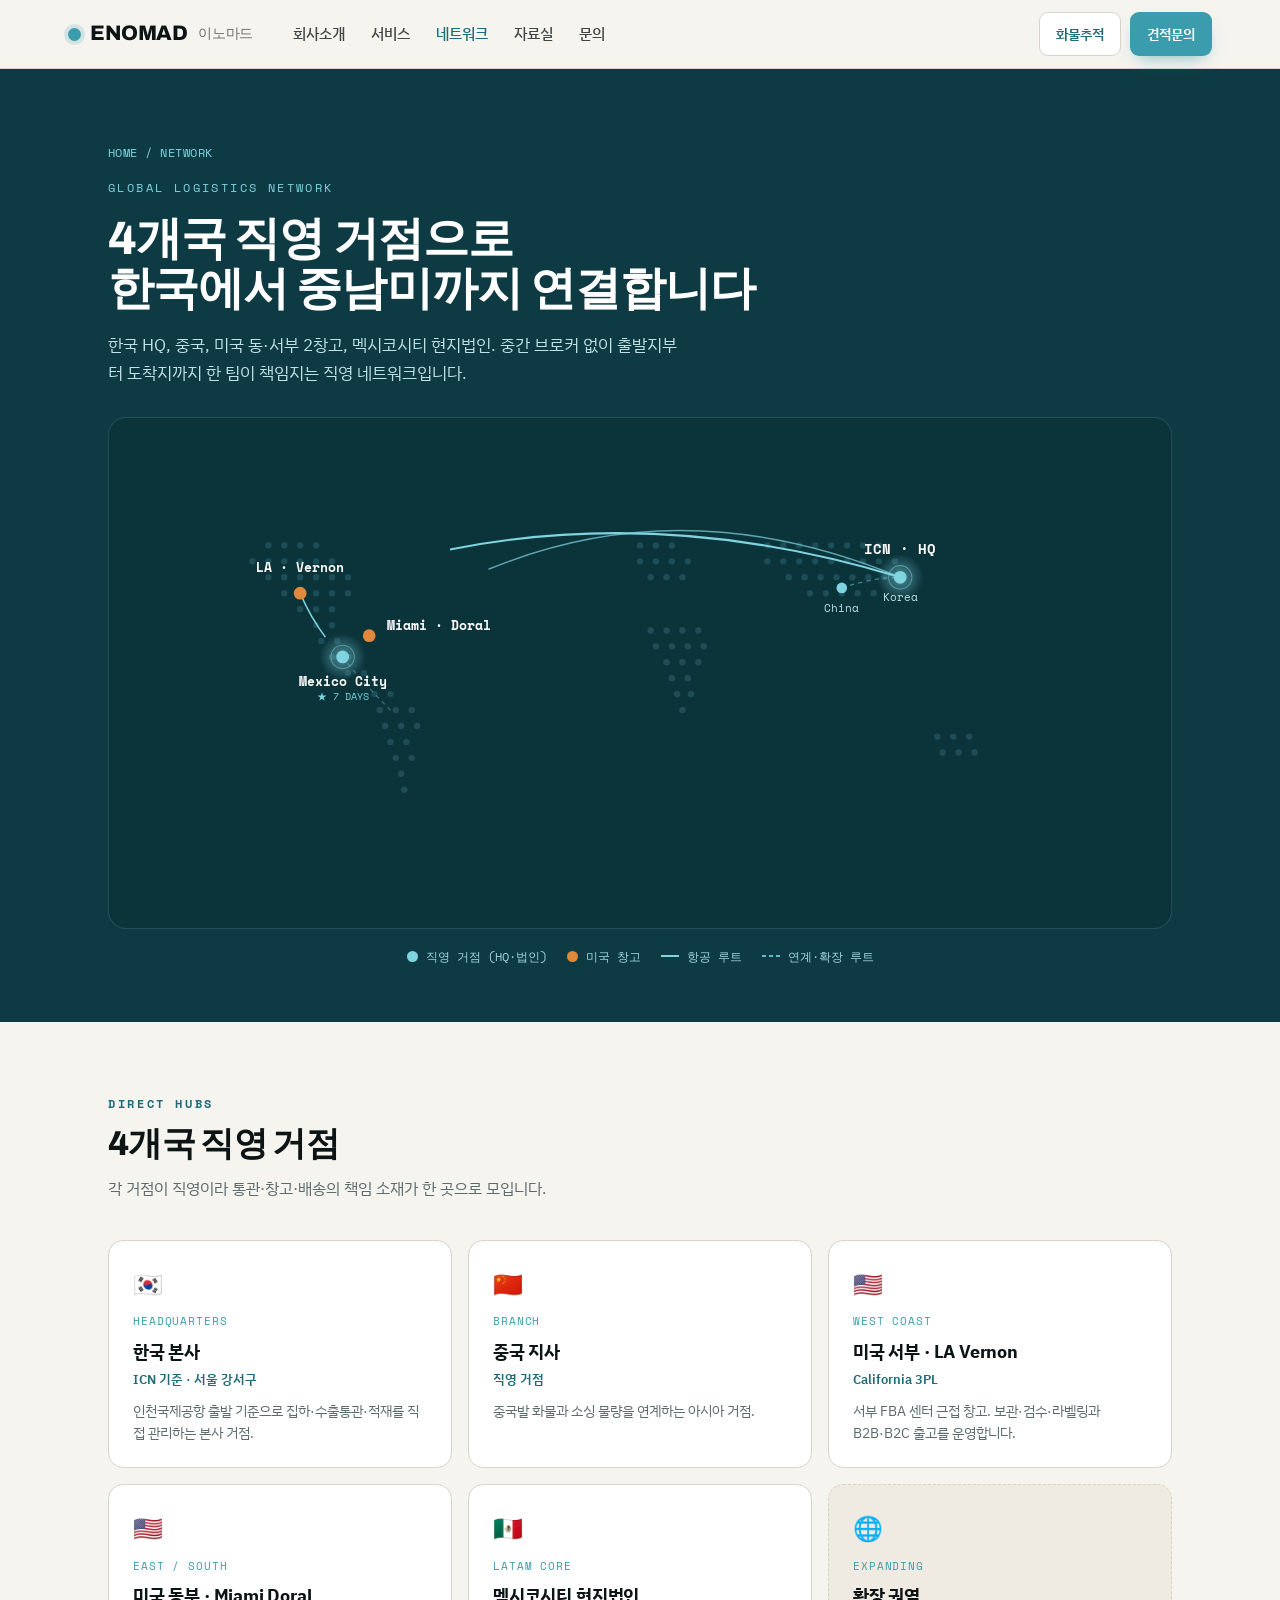
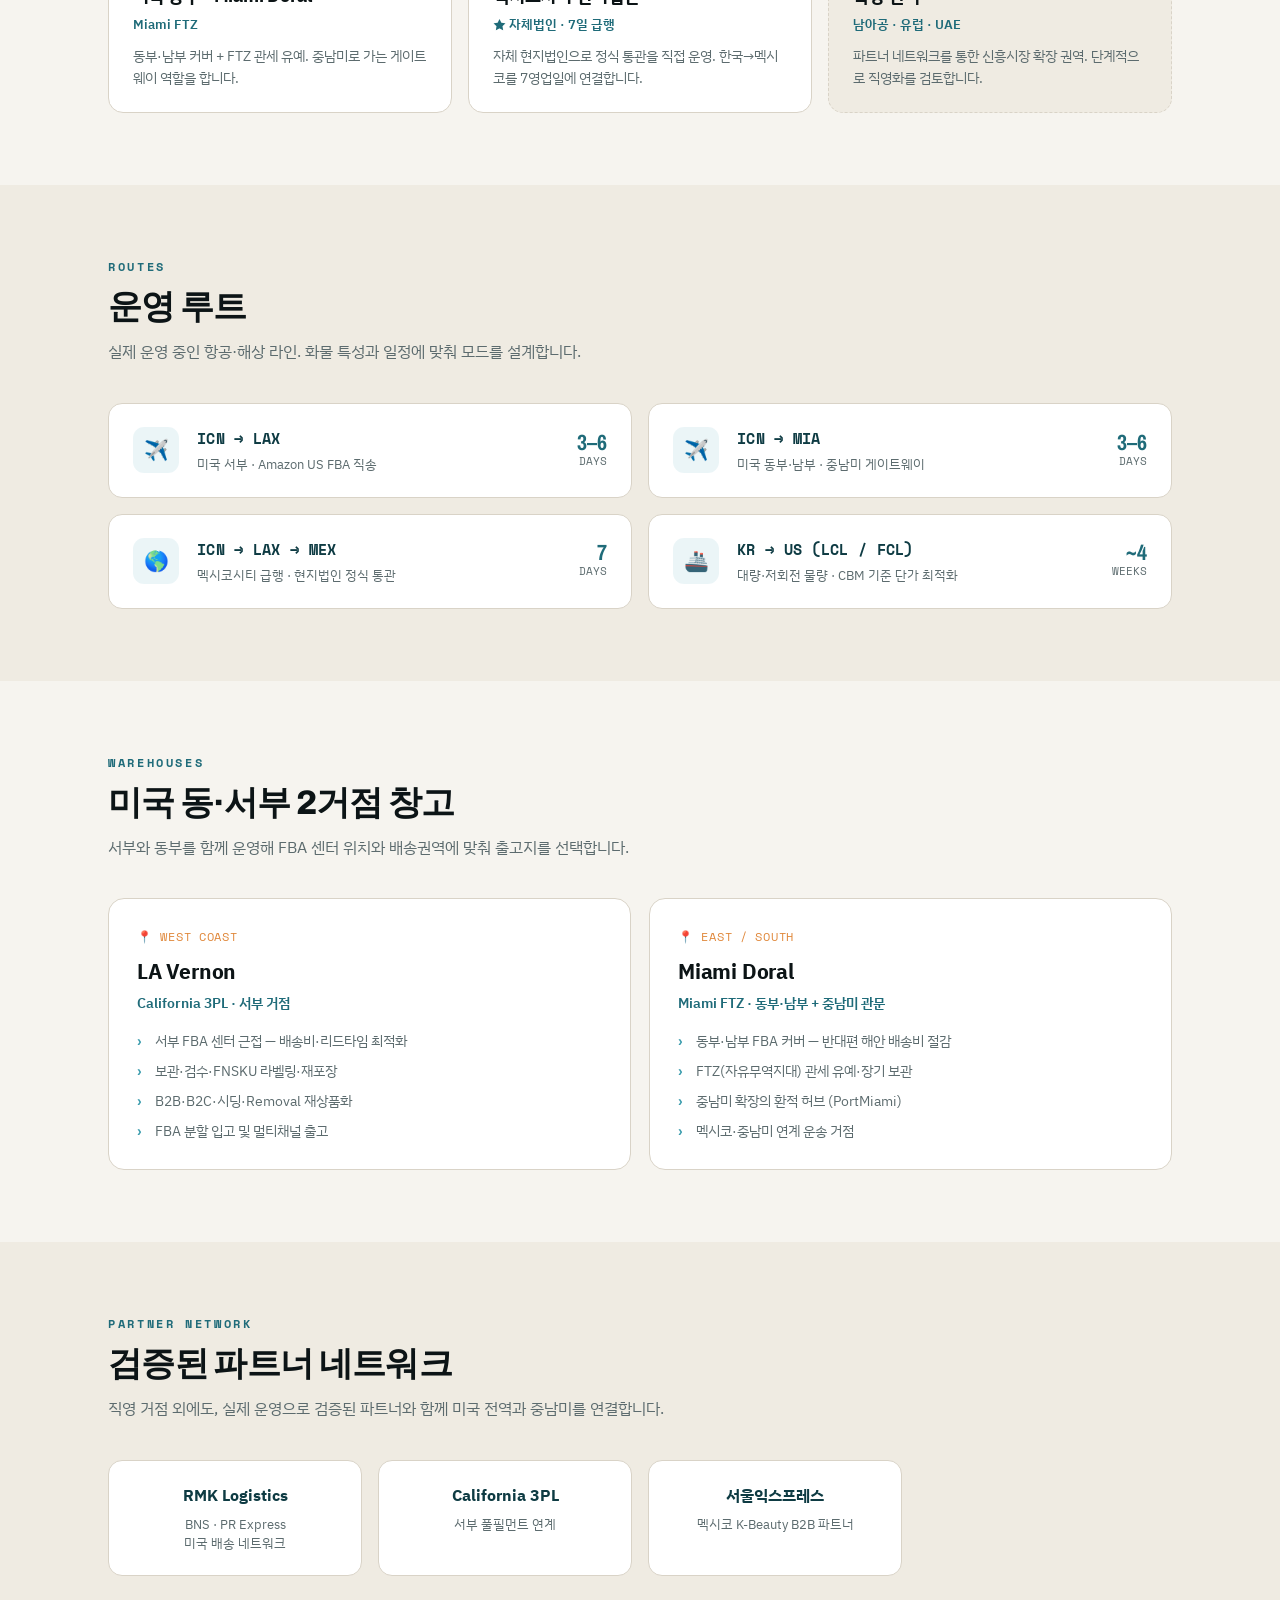
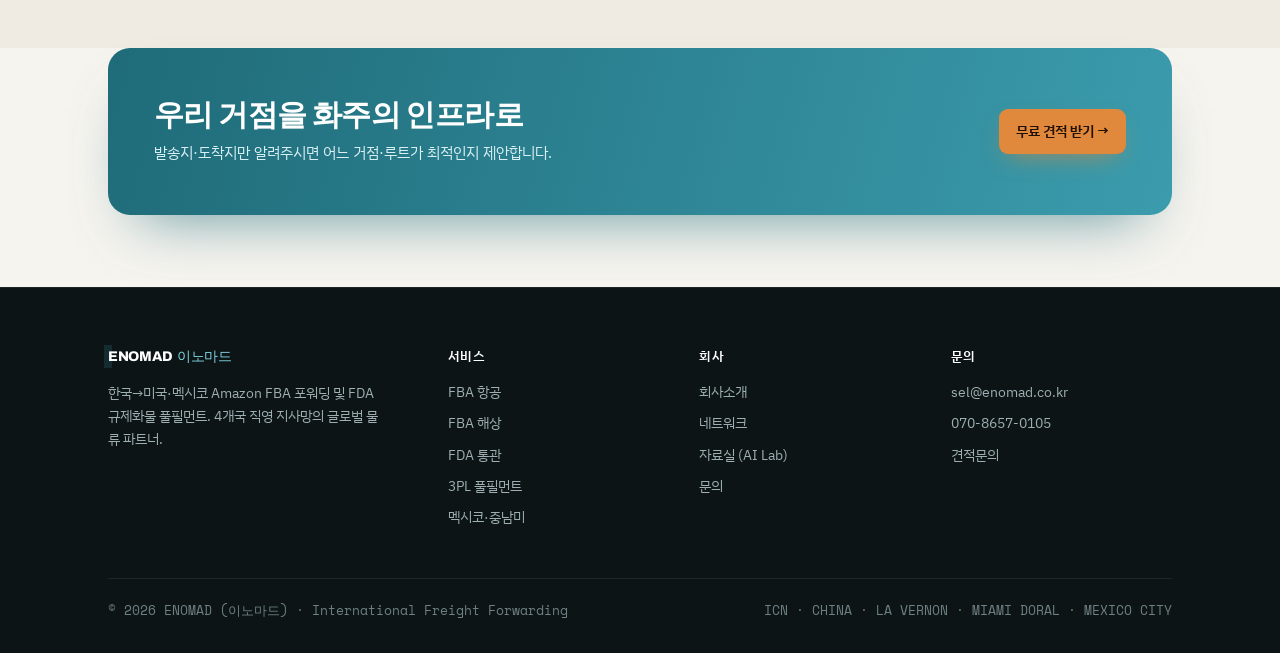
<file: network.html>
<!DOCTYPE html>
<html lang="ko">
<head>
<meta charset="UTF-8">
<meta name="viewport" content="width=device-width, initial-scale=1.0">
<title>네트워크 · ENOMAD 이노마드</title>
<meta name="description" content="ENOMAD 글로벌 네트워크. 한국 HQ·중국·미국(LA Vernon·Miami Doral)·멕시코시티 4개국 직영 거점과 ICN→LAX/MIA 항공 루트, 검증된 파트너 네트워크.">
<link rel="preconnect" href="https://fonts.googleapis.com">
<link rel="preconnect" href="https://fonts.gstatic.com" crossorigin>
<link href="https://fonts.googleapis.com/css2?family=Archivo:wght@400;500;600;700;800&family=Archivo+Narrow:wght@600;700&family=IBM+Plex+Sans+KR:wght@300;400;500;600;700&family=Space+Mono:wght@400;700&display=swap" rel="stylesheet">
<link rel="stylesheet" href="assets/css/service.css">
<style>
/* hero */
.n-hero{background:var(--teal-ink);color:#EAF4F5;position:relative;overflow:hidden}
.n-hero .wrap{position:relative;z-index:2;padding:54px 28px 30px}
.n-hero .kick{font-family:'Space Mono',monospace;font-size:12px;letter-spacing:.2em;color:#7FD4E0;text-transform:uppercase}
.n-hero h1{font-family:'Archivo',sans-serif;font-weight:800;font-size:clamp(28px,4.2vw,46px);line-height:1.08;letter-spacing:-.02em;color:#fff;margin-top:18px;max-width:720px}
.n-hero p{margin-top:16px;font-size:16.5px;color:#BFE0E5;max-width:580px;line-height:1.7}

/* map */
.mapwrap{background:var(--teal-ink);padding-bottom:56px;position:relative;overflow:hidden}
.mapbox{position:relative;max-width:1120px;margin:0 auto;padding:0 28px}
.map-inner{position:relative;border:1px solid rgba(127,212,224,.18);border-radius:18px;background:rgba(8,40,46,.4);overflow:hidden}
.map-inner svg{display:block;width:100%;height:auto}
.legend{display:flex;gap:20px;flex-wrap:wrap;margin-top:18px;justify-content:center}
.legend .it{display:flex;align-items:center;gap:8px;font-family:'Space Mono',monospace;font-size:12px;color:#9FD6DE}
.legend .sw{width:11px;height:11px;border-radius:50%}
.legend .l-hq{background:#7FD4E0}
.legend .l-wh{background:#E0883B}
.legend .l-air{width:18px;height:2px;border-radius:0;background:#7FD4E0}
.legend .l-sea{width:18px;height:2px;border-radius:0;background:repeating-linear-gradient(90deg,#5BBECB 0 4px,transparent 4px 7px)}

/* hubs grid */
.hub-grid{display:grid;grid-template-columns:repeat(3,1fr);gap:16px}
.hub{background:var(--white);border:1px solid var(--line);border-radius:15px;padding:24px;transition:.2s}
.hub:hover{border-color:var(--teal);box-shadow:var(--shadow)}
.hub .flag{font-size:24px}
.hub .tag{font-family:'Space Mono',monospace;font-size:11px;color:var(--teal);letter-spacing:.08em;margin-top:10px}
.hub h3{font-size:18px;font-weight:700;margin-top:6px;letter-spacing:-.01em}
.hub .role{font-size:13px;color:var(--teal-deep);font-weight:600;margin-top:4px}
.hub p{font-size:13.5px;color:var(--mute);margin-top:10px;line-height:1.6}

/* routes */
.routes{background:var(--paper-2)}
.route-grid{display:grid;grid-template-columns:repeat(2,1fr);gap:16px}
.rt{background:var(--white);border:1px solid var(--line);border-radius:14px;padding:22px 24px;display:flex;align-items:center;gap:18px}
.rt .ic{width:46px;height:46px;border-radius:11px;background:rgba(59,156,173,.1);display:grid;place-items:center;font-size:20px;flex-shrink:0}
.rt .path{font-family:'Space Mono',monospace;font-size:15px;font-weight:700;color:var(--teal-ink);letter-spacing:.02em}
.rt .desc{font-size:13px;color:var(--mute);margin-top:4px}
.rt .lead{margin-left:auto;text-align:right;flex-shrink:0}
.rt .lead .v{font-family:'Archivo Narrow',sans-serif;font-weight:700;font-size:22px;color:var(--teal-deep);line-height:1}
.rt .lead .u{font-size:11px;color:var(--mute);font-family:'Space Mono',monospace}

/* warehouse spec */
.wh-grid{display:grid;grid-template-columns:1fr 1fr;gap:18px}
.whc{border:1px solid var(--line);border-radius:16px;padding:28px;background:var(--white)}
.whc .loc{font-family:'Space Mono',monospace;font-size:12px;color:var(--amber);letter-spacing:.06em}
.whc h3{font-size:21px;font-weight:700;margin-top:8px;letter-spacing:-.01em}
.whc .sub{font-size:13.5px;color:var(--teal-deep);font-weight:600;margin-top:4px}
.whc ul{list-style:none;margin-top:16px;display:flex;flex-direction:column;gap:9px}
.whc li{font-size:14px;color:var(--mute);padding-left:18px;position:relative;line-height:1.5}
.whc li:before{content:"›";position:absolute;left:0;color:var(--teal);font-weight:700}

/* partners */
.partners{background:var(--paper-2)}
.pt-grid{display:grid;grid-template-columns:repeat(4,1fr);gap:16px}
.pt{background:var(--white);border:1px solid var(--line);border-radius:14px;padding:22px;text-align:center}
.pt h4{font-size:16px;font-weight:700;color:var(--teal-ink)}
.pt p{font-size:12.5px;color:var(--mute);margin-top:7px;line-height:1.5}

@media(max-width:920px){
  .hub-grid{grid-template-columns:1fr 1fr}
  .route-grid,.wh-grid{grid-template-columns:1fr}
  .pt-grid{grid-template-columns:1fr 1fr}
}
@media(max-width:560px){
  .hub-grid{grid-template-columns:1fr}
  .rt{flex-wrap:wrap}
  .rt .lead{margin-left:0}
}
</style>
</head>
<body>

<header>
  <div class="nav">
    <a href="index.html" class="logo"><span class="mark"></span>ENOMAD<span class="ko">이노마드</span></a>
    <nav class="nav-links">
      <a href="about.html">회사소개</a>
      <a href="services/">서비스</a>
      <a href="network.html" class="on">네트워크</a>
      <a href="resources/">자료실</a>
      <a href="contact/">문의</a>
    </nav>
    <div class="nav-cta">
      <a href="contact/#track" class="btn btn-ghost">화물추적</a>
      <a href="contact/" class="btn btn-solid">견적문의</a>
    </div>
    <button class="hamb" id="hamb" aria-label="메뉴"><span></span><span></span><span></span></button>
  </div>
</header>
<div class="mob-menu" id="mobMenu">
  <a href="about.html">회사소개</a>
  <a href="services/">서비스</a>
  <a href="network.html">네트워크</a>
  <a href="resources/">자료실</a>
  <a href="contact/">문의</a>
  <a href="contact/" class="btn btn-solid">견적문의</a>
</div>

<!-- HERO -->
<section class="n-hero">
  <div class="wrap">
    <div class="crumb" style="color:#7FD4E0"><a href="index.html" style="color:#7FD4E0">HOME</a> / NETWORK</div>
    <div class="kick" style="margin-top:16px">Global Logistics Network</div>
    <h1>4개국 직영 거점으로<br>한국에서 중남미까지 연결합니다</h1>
    <p>한국 HQ, 중국, 미국 동·서부 2창고, 멕시코시티 현지법인. 중간 브로커 없이 출발지부터 도착지까지 한 팀이 책임지는 직영 네트워크입니다.</p>
  </div>
</section>

<!-- MAP -->
<div class="mapwrap">
  <div class="mapbox">
    <div class="map-inner">
      <svg viewBox="0 0 1000 480" xmlns="http://www.w3.org/2000/svg">
        <defs>
          <radialGradient id="glow" cx="50%" cy="50%" r="50%">
            <stop offset="0%" stop-color="#7FD4E0" stop-opacity=".55"/>
            <stop offset="100%" stop-color="#7FD4E0" stop-opacity="0"/>
          </radialGradient>
        </defs>
        <!-- dotted world silhouette (stylized continents via dot grid blocks) -->
        <g fill="#2C6470" opacity=".55">
          <!-- North America -->
          <g>
            <circle cx="150" cy="120" r="3"/><circle cx="165" cy="120" r="3"/><circle cx="180" cy="120" r="3"/><circle cx="195" cy="120" r="3"/><circle cx="135" cy="135" r="3"/><circle cx="150" cy="135" r="3"/><circle cx="165" cy="135" r="3"/><circle cx="180" cy="135" r="3"/><circle cx="195" cy="135" r="3"/><circle cx="210" cy="135" r="3"/><circle cx="150" cy="150" r="3"/><circle cx="165" cy="150" r="3"/><circle cx="180" cy="150" r="3"/><circle cx="195" cy="150" r="3"/><circle cx="210" cy="150" r="3"/><circle cx="225" cy="150" r="3"/><circle cx="165" cy="165" r="3"/><circle cx="180" cy="165" r="3"/><circle cx="195" cy="165" r="3"/><circle cx="210" cy="165" r="3"/><circle cx="225" cy="165" r="3"/><circle cx="180" cy="180" r="3"/><circle cx="195" cy="180" r="3"/><circle cx="210" cy="180" r="3"/><circle cx="195" cy="195" r="3"/><circle cx="210" cy="195" r="3"/>
          </g>
          <!-- Central America / Mexico -->
          <g>
            <circle cx="200" cy="210" r="3"/><circle cx="215" cy="210" r="3"/><circle cx="210" cy="225" r="3"/><circle cx="225" cy="225" r="3"/><circle cx="225" cy="240" r="3"/><circle cx="240" cy="240" r="3"/>
          </g>
          <!-- South America -->
          <g>
            <circle cx="250" cy="260" r="3"/><circle cx="265" cy="260" r="3"/><circle cx="255" cy="275" r="3"/><circle cx="270" cy="275" r="3"/><circle cx="285" cy="275" r="3"/><circle cx="260" cy="290" r="3"/><circle cx="275" cy="290" r="3"/><circle cx="290" cy="290" r="3"/><circle cx="265" cy="305" r="3"/><circle cx="280" cy="305" r="3"/><circle cx="270" cy="320" r="3"/><circle cx="285" cy="320" r="3"/><circle cx="275" cy="335" r="3"/><circle cx="278" cy="350" r="3"/>
          </g>
          <!-- Europe -->
          <g>
            <circle cx="500" cy="120" r="3"/><circle cx="515" cy="120" r="3"/><circle cx="530" cy="120" r="3"/><circle cx="500" cy="135" r="3"/><circle cx="515" cy="135" r="3"/><circle cx="530" cy="135" r="3"/><circle cx="545" cy="135" r="3"/><circle cx="510" cy="150" r="3"/><circle cx="525" cy="150" r="3"/><circle cx="540" cy="150" r="3"/>
          </g>
          <!-- Africa -->
          <g>
            <circle cx="510" cy="200" r="3"/><circle cx="525" cy="200" r="3"/><circle cx="540" cy="200" r="3"/><circle cx="555" cy="200" r="3"/><circle cx="515" cy="215" r="3"/><circle cx="530" cy="215" r="3"/><circle cx="545" cy="215" r="3"/><circle cx="560" cy="215" r="3"/><circle cx="525" cy="230" r="3"/><circle cx="540" cy="230" r="3"/><circle cx="555" cy="230" r="3"/><circle cx="530" cy="245" r="3"/><circle cx="545" cy="245" r="3"/><circle cx="535" cy="260" r="3"/><circle cx="548" cy="260" r="3"/><circle cx="540" cy="275" r="3"/>
          </g>
          <!-- Asia -->
          <g>
            <circle cx="620" cy="120" r="3"/><circle cx="635" cy="120" r="3"/><circle cx="650" cy="120" r="3"/><circle cx="665" cy="120" r="3"/><circle cx="680" cy="120" r="3"/><circle cx="695" cy="120" r="3"/><circle cx="710" cy="120" r="3"/><circle cx="725" cy="120" r="3"/><circle cx="620" cy="135" r="3"/><circle cx="635" cy="135" r="3"/><circle cx="650" cy="135" r="3"/><circle cx="665" cy="135" r="3"/><circle cx="680" cy="135" r="3"/><circle cx="695" cy="135" r="3"/><circle cx="710" cy="135" r="3"/><circle cx="725" cy="135" r="3"/><circle cx="740" cy="135" r="3"/><circle cx="640" cy="150" r="3"/><circle cx="655" cy="150" r="3"/><circle cx="670" cy="150" r="3"/><circle cx="685" cy="150" r="3"/><circle cx="700" cy="150" r="3"/><circle cx="715" cy="150" r="3"/><circle cx="730" cy="150" r="3"/><circle cx="660" cy="165" r="3"/><circle cx="675" cy="165" r="3"/><circle cx="690" cy="165" r="3"/><circle cx="705" cy="165" r="3"/><circle cx="720" cy="165" r="3"/>
          </g>
          <!-- Australia -->
          <g>
            <circle cx="780" cy="300" r="3"/><circle cx="795" cy="300" r="3"/><circle cx="810" cy="300" r="3"/><circle cx="785" cy="315" r="3"/><circle cx="800" cy="315" r="3"/><circle cx="815" cy="315" r="3"/>
          </g>
        </g>

        <!-- ROUTES -->
        <!-- ICN(745,150) -> LAX(180,165) air -->
        <path d="M745,150 Q450,60 180,165" fill="none" stroke="#7FD4E0" stroke-width="2" stroke-dasharray="600" stroke-dashoffset="600">
          <animate attributeName="stroke-dashoffset" from="600" to="0" dur="2.4s" fill="freeze"/>
        </path>
        <!-- ICN -> MIA(245,205) air -->
        <path d="M745,150 Q480,40 245,205" fill="none" stroke="#7FD4E0" stroke-width="1.5" stroke-dasharray="650" stroke-dashoffset="650" opacity=".7">
          <animate attributeName="stroke-dashoffset" from="650" to="0" dur="2.8s" fill="freeze"/>
        </path>
        <!-- LAX -> Mexico City(220,225) -->
        <path d="M180,165 Q195,200 220,225" fill="none" stroke="#7FD4E0" stroke-width="1.5" stroke-dasharray="80" stroke-dashoffset="80">
          <animate attributeName="stroke-dashoffset" from="80" to="0" dur="1.2s" begin="1s" fill="freeze"/>
        </path>
        <!-- China(690,160) -> ICN small -->
        <path d="M690,160 Q720,150 745,150" fill="none" stroke="#5BBECB" stroke-width="1.2" stroke-dasharray="4 4" opacity=".6"/>
        <!-- Mexico -> South America (future, dashed) -->
        <path d="M220,225 Q235,245 265,275" fill="none" stroke="#5BBECB" stroke-width="1.2" stroke-dasharray="4 4" opacity=".45"/>

        <!-- NODES -->
        <!-- ICN HQ -->
        <circle cx="745" cy="150" r="22" fill="url(#glow)"/>
        <circle cx="745" cy="150" r="6" fill="#7FD4E0"/>
        <circle cx="745" cy="150" r="11" fill="none" stroke="#7FD4E0" stroke-width="1" opacity=".5"/>
        <text x="745" y="128" fill="#fff" font-family="'Space Mono',monospace" font-size="13" font-weight="700" text-anchor="middle">ICN · HQ</text>
        <text x="745" y="172" fill="#BFE0E5" font-family="'Space Mono',monospace" font-size="10" text-anchor="middle">Korea</text>

        <!-- China -->
        <circle cx="690" cy="160" r="5" fill="#7FD4E0"/>
        <text x="690" y="183" fill="#BFE0E5" font-family="'Space Mono',monospace" font-size="10" text-anchor="middle">China</text>

        <!-- LA Vernon -->
        <circle cx="180" cy="165" r="6" fill="#E0883B"/>
        <text x="180" y="145" fill="#fff" font-family="'Space Mono',monospace" font-size="12" font-weight="700" text-anchor="middle">LA · Vernon</text>

        <!-- Miami -->
        <circle cx="245" cy="205" r="6" fill="#E0883B"/>
        <text x="262" y="200" fill="#fff" font-family="'Space Mono',monospace" font-size="12" font-weight="700" text-anchor="start">Miami · Doral</text>

        <!-- Mexico City -->
        <circle cx="220" cy="225" r="22" fill="url(#glow)"/>
        <circle cx="220" cy="225" r="6" fill="#7FD4E0"/>
        <circle cx="220" cy="225" r="11" fill="none" stroke="#7FD4E0" stroke-width="1" opacity=".5"/>
        <text x="220" y="252" fill="#fff" font-family="'Space Mono',monospace" font-size="12" font-weight="700" text-anchor="middle">Mexico City</text>
        <text x="220" y="266" fill="#7FD4E0" font-family="'Space Mono',monospace" font-size="9" text-anchor="middle">★ 7 DAYS</text>
      </svg>
    </div>
    <div class="legend">
      <div class="it"><span class="sw l-hq"></span> 직영 거점 (HQ·법인)</div>
      <div class="it"><span class="sw l-wh"></span> 미국 창고</div>
      <div class="it"><span class="sw l-air"></span> 항공 루트</div>
      <div class="it"><span class="sw l-sea"></span> 연계·확장 루트</div>
    </div>
  </div>
</div>

<!-- HUBS -->
<section class="sec">
  <div class="wrap">
    <div class="sec-head">
      <div class="eyebrow">Direct Hubs</div>
      <h2>4개국 직영 거점</h2>
      <p>각 거점이 직영이라 통관·창고·배송의 책임 소재가 한 곳으로 모입니다.</p>
    </div>
    <div class="hub-grid">
      <div class="hub reveal">
        <div class="flag">🇰🇷</div>
        <div class="tag">HEADQUARTERS</div>
        <h3>한국 본사</h3>
        <div class="role">ICN 기준 · 서울 강서구</div>
        <p>인천국제공항 출발 기준으로 집하·수출통관·적재를 직접 관리하는 본사 거점.</p>
      </div>
      <div class="hub reveal">
        <div class="flag">🇨🇳</div>
        <div class="tag">BRANCH</div>
        <h3>중국 지사</h3>
        <div class="role">직영 거점</div>
        <p>중국발 화물과 소싱 물량을 연계하는 아시아 거점.</p>
      </div>
      <div class="hub reveal">
        <div class="flag">🇺🇸</div>
        <div class="tag">WEST COAST</div>
        <h3>미국 서부 · LA Vernon</h3>
        <div class="role">California 3PL</div>
        <p>서부 FBA 센터 근접 창고. 보관·검수·라벨링과 B2B·B2C 출고를 운영합니다.</p>
      </div>
      <div class="hub reveal">
        <div class="flag">🇺🇸</div>
        <div class="tag">EAST / SOUTH</div>
        <h3>미국 동부 · Miami Doral</h3>
        <div class="role">Miami FTZ</div>
        <p>동부·남부 커버 + FTZ 관세 유예. 중남미로 가는 게이트웨이 역할을 합니다.</p>
      </div>
      <div class="hub reveal">
        <div class="flag">🇲🇽</div>
        <div class="tag">LATAM CORE</div>
        <h3>멕시코시티 현지법인</h3>
        <div class="role">★ 자체법인 · 7일 급행</div>
        <p>자체 현지법인으로 정식 통관을 직접 운영. 한국→멕시코를 7영업일에 연결합니다.</p>
      </div>
      <div class="hub reveal" style="background:var(--paper-2);border-style:dashed">
        <div class="flag">🌐</div>
        <div class="tag">EXPANDING</div>
        <h3>확장 권역</h3>
        <div class="role">남아공 · 유럽 · UAE</div>
        <p>파트너 네트워크를 통한 신흥시장 확장 권역. 단계적으로 직영화를 검토합니다.</p>
      </div>
    </div>
  </div>
</section>

<!-- ROUTES -->
<section class="sec routes">
  <div class="wrap">
    <div class="sec-head">
      <div class="eyebrow">Routes</div>
      <h2>운영 루트</h2>
      <p>실제 운영 중인 항공·해상 라인. 화물 특성과 일정에 맞춰 모드를 설계합니다.</p>
    </div>
    <div class="route-grid">
      <div class="rt reveal">
        <div class="ic">✈️</div>
        <div>
          <div class="path">ICN → LAX</div>
          <div class="desc">미국 서부 · Amazon US FBA 직송</div>
        </div>
        <div class="lead"><div class="v">3–6</div><div class="u">DAYS</div></div>
      </div>
      <div class="rt reveal">
        <div class="ic">✈️</div>
        <div>
          <div class="path">ICN → MIA</div>
          <div class="desc">미국 동부·남부 · 중남미 게이트웨이</div>
        </div>
        <div class="lead"><div class="v">3–6</div><div class="u">DAYS</div></div>
      </div>
      <div class="rt reveal">
        <div class="ic">🌎</div>
        <div>
          <div class="path">ICN → LAX → MEX</div>
          <div class="desc">멕시코시티 급행 · 현지법인 정식 통관</div>
        </div>
        <div class="lead"><div class="v">7</div><div class="u">DAYS</div></div>
      </div>
      <div class="rt reveal">
        <div class="ic">🚢</div>
        <div>
          <div class="path">KR → US (LCL / FCL)</div>
          <div class="desc">대량·저회전 물량 · CBM 기준 단가 최적화</div>
        </div>
        <div class="lead"><div class="v">~4</div><div class="u">WEEKS</div></div>
      </div>
    </div>
  </div>
</section>

<!-- WAREHOUSE SPEC -->
<section class="sec">
  <div class="wrap">
    <div class="sec-head">
      <div class="eyebrow">Warehouses</div>
      <h2>미국 동·서부 2거점 창고</h2>
      <p>서부와 동부를 함께 운영해 FBA 센터 위치와 배송권역에 맞춰 출고지를 선택합니다.</p>
    </div>
    <div class="wh-grid">
      <div class="whc reveal">
        <div class="loc">📍 WEST COAST</div>
        <h3>LA Vernon</h3>
        <div class="sub">California 3PL · 서부 거점</div>
        <ul>
          <li>서부 FBA 센터 근접 — 배송비·리드타임 최적화</li>
          <li>보관·검수·FNSKU 라벨링·재포장</li>
          <li>B2B·B2C·시딩·Removal 재상품화</li>
          <li>FBA 분할 입고 및 멀티채널 출고</li>
        </ul>
      </div>
      <div class="whc reveal">
        <div class="loc">📍 EAST / SOUTH</div>
        <h3>Miami Doral</h3>
        <div class="sub">Miami FTZ · 동부·남부 + 중남미 관문</div>
        <ul>
          <li>동부·남부 FBA 커버 — 반대편 해안 배송비 절감</li>
          <li>FTZ(자유무역지대) 관세 유예·장기 보관</li>
          <li>중남미 확장의 환적 허브 (PortMiami)</li>
          <li>멕시코·중남미 연계 운송 거점</li>
        </ul>
      </div>
    </div>
  </div>
</section>

<!-- PARTNERS -->
<section class="sec partners">
  <div class="wrap">
    <div class="sec-head">
      <div class="eyebrow">Partner Network</div>
      <h2>검증된 파트너 네트워크</h2>
      <p>직영 거점 외에도, 실제 운영으로 검증된 파트너와 함께 미국 전역과 중남미를 연결합니다.</p>
    </div>
    <div class="pt-grid">
      <div class="pt reveal">
        <h4>RMK Logistics</h4>
        <p>BNS · PR Express<br>미국 배송 네트워크</p>
      </div>
      <div class="pt reveal">
        <h4>California 3PL</h4>
        <p>서부 풀필먼트 연계</p>
      </div>
      <div class="pt reveal">
        <h4>서울익스프레스</h4>
        <p>멕시코 K-Beauty B2B 파트너</p>
      </div>
    </div>
  </div>
</section>

<!-- CTA -->
<section class="sec" style="padding-top:0">
  <div class="wrap">
    <div class="cta-band">
      <div>
        <h2>우리 거점을 화주의 인프라로</h2>
        <p>발송지·도착지만 알려주시면 어느 거점·루트가 최적인지 제안합니다.</p>
      </div>
      <a href="contact/" class="btn btn-amber">무료 견적 받기 →</a>
    </div>
  </div>
</section>

<footer>
  <div class="wrap">
    <div class="foot-grid">
      <div class="foot-brand">
        <a href="index.html" class="logo"><span class="mark"></span>ENOMAD<span class="ko"> 이노마드</span></a>
        <p>한국→미국·멕시코 Amazon FBA 포워딩 및 FDA 규제화물 풀필먼트. 4개국 직영 지사망의 글로벌 물류 파트너.</p>
      </div>
      <div>
        <h5>서비스</h5>
        <a href="services/fba-air.html">FBA 항공</a>
        <a href="services/fba-ocean.html">FBA 해상</a>
        <a href="services/fda.html">FDA 통관</a>
        <a href="services/fulfillment.html">3PL 풀필먼트</a>
        <a href="services/mexico.html">멕시코·중남미</a>
      </div>
      <div>
        <h5>회사</h5>
        <a href="about.html">회사소개</a>
        <a href="network.html">네트워크</a>
        <a href="resources/">자료실 (AI Lab)</a>
        <a href="contact/">문의</a>
      </div>
      <div>
        <h5>문의</h5>
        <a href="mailto:sel@enomad.co.kr">sel@enomad.co.kr</a>
        <a href="tel:070-8657-0105">070-8657-0105</a>
        <a href="contact/">견적문의</a>
      </div>
    </div>
    <div class="foot-bot">
      <span>© 2026 ENOMAD (이노마드) · International Freight Forwarding</span>
      <span>ICN · CHINA · LA VERNON · MIAMI DORAL · MEXICO CITY</span>
    </div>
  </div>
</footer>

<script>
  const hamb=document.getElementById('hamb'),mob=document.getElementById('mobMenu');
  hamb.addEventListener('click',()=>mob.classList.toggle('open'));
  mob.querySelectorAll('a').forEach(a=>a.addEventListener('click',()=>mob.classList.remove('open')));
  const io=new IntersectionObserver((es)=>es.forEach(e=>{if(e.isIntersecting){e.target.classList.add('in');io.unobserve(e.target);}}),{threshold:.1});
  document.querySelectorAll('.reveal').forEach((el,i)=>{el.style.transitionDelay=(i%4*.05)+'s';io.observe(el);});
</script>
</body>
</html>
</file>
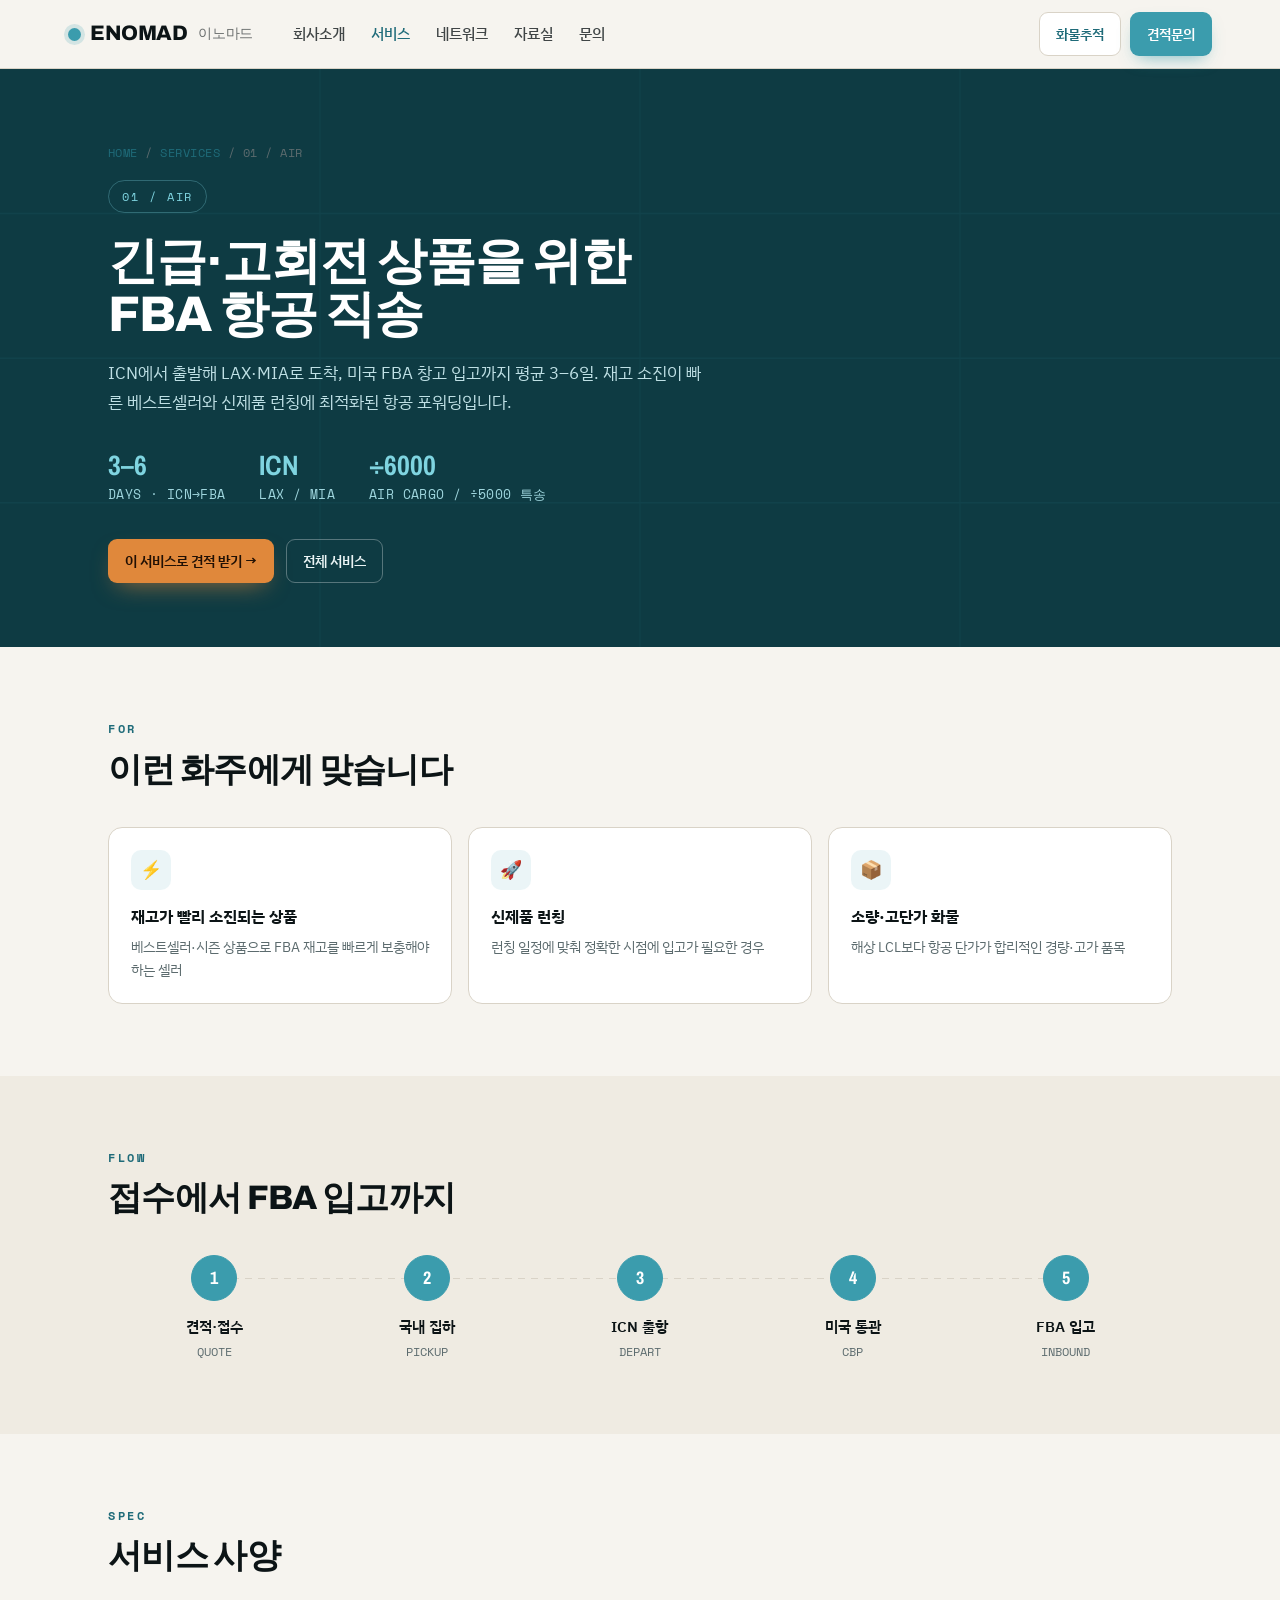
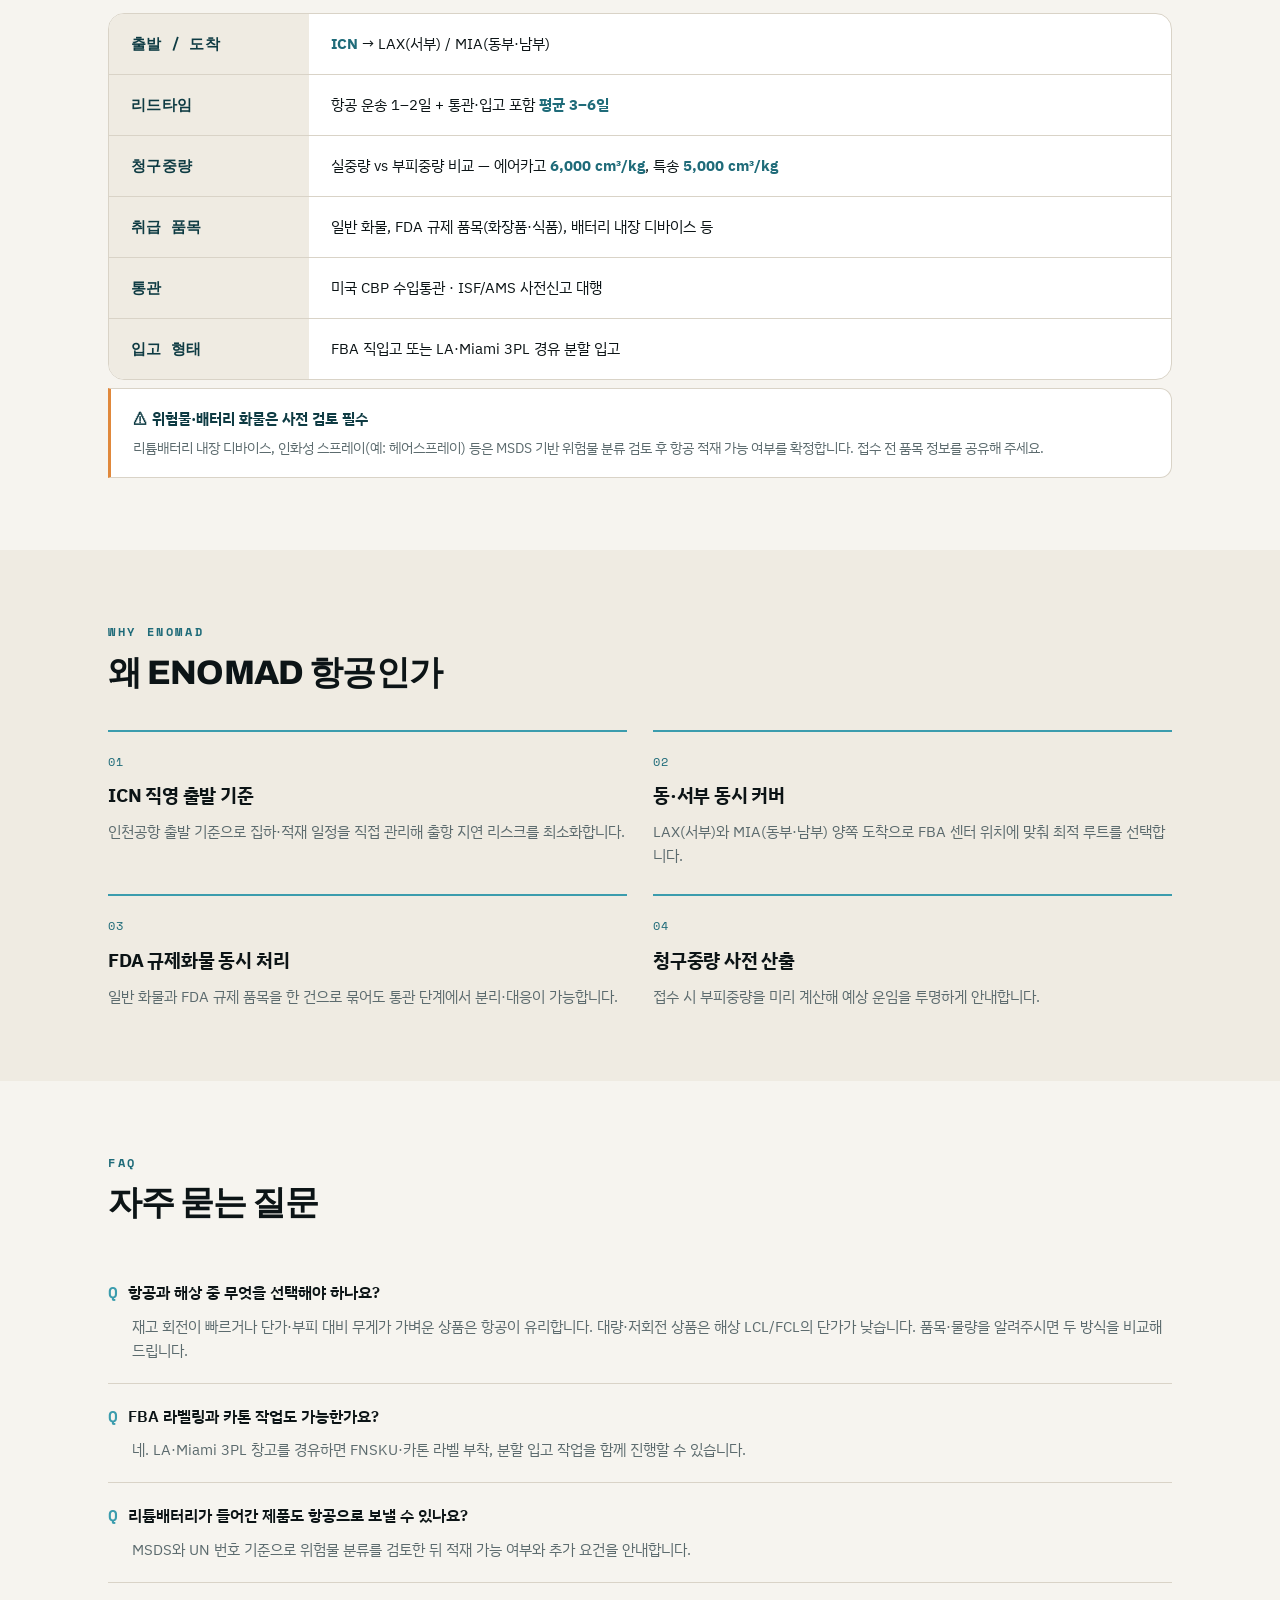
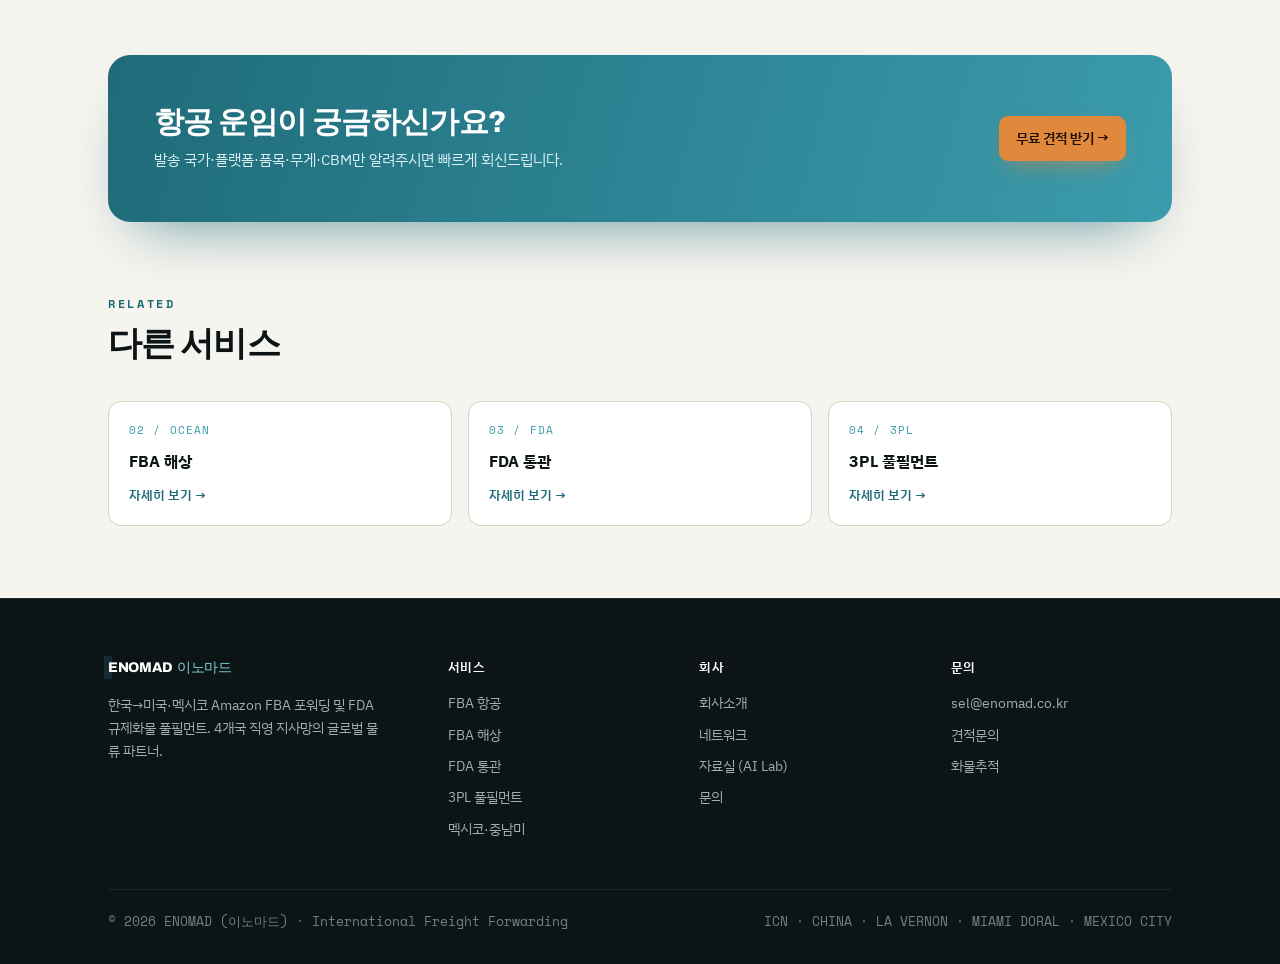
<file: services/fba-air.html>
<!DOCTYPE html>
<html lang="ko">
<head>
<meta charset="UTF-8">
<meta name="viewport" content="width=device-width, initial-scale=1.0">
<title>FBA 항공 포워딩 · ENOMAD 이노마드</title>
<meta name="description" content="한국→미국 Amazon FBA 항공 포워딩. ICN 출발 LAX·MIA 도착, FBA 입고까지 평균 3–6일. 긴급·고회전 상품을 위한 항공 직송 서비스.">
<link rel="preconnect" href="https://fonts.googleapis.com">
<link rel="preconnect" href="https://fonts.gstatic.com" crossorigin>
<link href="https://fonts.googleapis.com/css2?family=Archivo:wght@400;500;600;700;800&family=Archivo+Narrow:wght@600;700&family=IBM+Plex+Sans+KR:wght@300;400;500;600;700&family=Space+Mono:wght@400;700&display=swap" rel="stylesheet">
<link rel="stylesheet" href="../assets/css/service.css">
</head>
<body>

<header>
  <div class="nav">
    <a href="../index.html" class="logo"><span class="mark"></span>ENOMAD<span class="ko">이노마드</span></a>
    <nav class="nav-links">
      <a href="../about.html">회사소개</a>
      <a href="index.html" class="on">서비스</a>
      <a href="../network.html">네트워크</a>
      <a href="../resources/">자료실</a>
      <a href="../contact/">문의</a>
    </nav>
    <div class="nav-cta">
      <a href="../contact/#track" class="btn btn-ghost">화물추적</a>
      <a href="../contact/" class="btn btn-solid">견적문의</a>
    </div>
    <button class="hamb" id="hamb" aria-label="메뉴"><span></span><span></span><span></span></button>
  </div>
</header>
<div class="mob-menu" id="mobMenu">
  <a href="../about.html">회사소개</a>
  <a href="index.html">서비스</a>
  <a href="../network.html">네트워크</a>
  <a href="../resources/">자료실</a>
  <a href="../contact/">문의</a>
  <a href="../contact/" class="btn btn-solid">견적문의</a>
</div>

<!-- HERO -->
<section class="svc-hero">
  <div class="bgline" aria-hidden="true">
    <svg width="100%" height="100%" preserveAspectRatio="none" viewBox="0 0 1200 400">
      <g stroke="#3B9CAD" stroke-width="1">
        <line x1="0" y1="100" x2="1200" y2="100"/><line x1="0" y1="200" x2="1200" y2="200"/><line x1="0" y1="300" x2="1200" y2="300"/>
        <line x1="300" y1="0" x2="300" y2="400"/><line x1="600" y1="0" x2="600" y2="400"/><line x1="900" y1="0" x2="900" y2="400"/>
      </g>
    </svg>
  </div>
  <div class="wrap">
    <div class="crumb"><a href="../index.html">HOME</a> / <a href="index.html">SERVICES</a> / 01 / AIR</div>
    <span class="kicker" style="margin-top:18px;display:inline-flex">01 / AIR</span>
    <h1>긴급·고회전 상품을 위한<br>FBA 항공 직송</h1>
    <p class="sub">ICN에서 출발해 LAX·MIA로 도착, 미국 FBA 창고 입고까지 평균 3–6일. 재고 소진이 빠른 베스트셀러와 신제품 런칭에 최적화된 항공 포워딩입니다.</p>
    <div class="hero-stats">
      <div class="hs"><div class="n">3–6</div><div class="l">DAYS · ICN→FBA</div></div>
      <div class="hs"><div class="n">ICN</div><div class="l">LAX / MIA</div></div>
      <div class="hs"><div class="n">÷6000</div><div class="l">AIR CARGO / ÷5000 특송</div></div>
    </div>
    <div class="hero-cta">
      <a href="../contact/" class="btn btn-amber">이 서비스로 견적 받기 →</a>
      <a href="index.html" class="btn btn-line">전체 서비스</a>
    </div>
  </div>
</section>

<!-- FOR WHOM -->
<section class="sec">
  <div class="wrap">
    <div class="sec-head">
      <div class="eyebrow">For</div>
      <h2>이런 화주에게 맞습니다</h2>
    </div>
    <div class="foruse">
      <div class="it reveal">
        <div class="ic">⚡</div>
        <h4>재고가 빨리 소진되는 상품</h4>
        <p>베스트셀러·시즌 상품으로 FBA 재고를 빠르게 보충해야 하는 셀러</p>
      </div>
      <div class="it reveal">
        <div class="ic">🚀</div>
        <h4>신제품 런칭</h4>
        <p>런칭 일정에 맞춰 정확한 시점에 입고가 필요한 경우</p>
      </div>
      <div class="it reveal">
        <div class="ic">📦</div>
        <h4>소량·고단가 화물</h4>
        <p>해상 LCL보다 항공 단가가 합리적인 경량·고가 품목</p>
      </div>
    </div>
  </div>
</section>

<!-- FLOW -->
<section class="sec flow">
  <div class="wrap">
    <div class="sec-head">
      <div class="eyebrow">Flow</div>
      <h2>접수에서 FBA 입고까지</h2>
    </div>
    <div class="flow-track c5">
      <div class="fstep"><div class="dot">1</div><h4>견적·접수</h4><p>QUOTE</p></div>
      <div class="fstep"><div class="dot">2</div><h4>국내 집하</h4><p>PICKUP</p></div>
      <div class="fstep"><div class="dot">3</div><h4>ICN 출항</h4><p>DEPART</p></div>
      <div class="fstep"><div class="dot">4</div><h4>미국 통관</h4><p>CBP</p></div>
      <div class="fstep"><div class="dot">5</div><h4>FBA 입고</h4><p>INBOUND</p></div>
    </div>
  </div>
</section>

<!-- SPEC -->
<section class="sec">
  <div class="wrap">
    <div class="sec-head">
      <div class="eyebrow">Spec</div>
      <h2>서비스 사양</h2>
    </div>
    <div class="spec">
      <div class="row"><div class="k">출발 / 도착</div><div class="v"><strong>ICN</strong> → LAX(서부) / MIA(동부·남부)</div></div>
      <div class="row"><div class="k">리드타임</div><div class="v">항공 운송 1–2일 + 통관·입고 포함 <strong>평균 3–6일</strong></div></div>
      <div class="row"><div class="k">청구중량</div><div class="v">실중량 vs 부피중량 비교 — 에어카고 <strong>6,000 cm³/kg</strong>, 특송 <strong>5,000 cm³/kg</strong></div></div>
      <div class="row"><div class="k">취급 품목</div><div class="v">일반 화물, FDA 규제 품목(화장품·식품), 배터리 내장 디바이스 등</div></div>
      <div class="row"><div class="k">통관</div><div class="v">미국 CBP 수입통관 · ISF/AMS 사전신고 대행</div></div>
      <div class="row"><div class="k">입고 형태</div><div class="v">FBA 직입고 또는 LA·Miami 3PL 경유 분할 입고</div></div>
    </div>
    <div class="note"><div class="t">⚠ 위험물·배터리 화물은 사전 검토 필수</div><p>리튬배터리 내장 디바이스, 인화성 스프레이(예: 헤어스프레이) 등은 MSDS 기반 위험물 분류 검토 후 항공 적재 가능 여부를 확정합니다. 접수 전 품목 정보를 공유해 주세요.</p></div>
  </div>
</section>

<!-- STRENGTH -->
<section class="sec flow">
  <div class="wrap">
    <div class="sec-head">
      <div class="eyebrow">Why ENOMAD</div>
      <h2>왜 ENOMAD 항공인가</h2>
    </div>
    <div class="str-grid">
      <div class="str reveal">
        <div class="k">01</div>
        <h3>ICN 직영 출발 기준</h3>
        <p>인천공항 출발 기준으로 집하·적재 일정을 직접 관리해 출항 지연 리스크를 최소화합니다.</p>
      </div>
      <div class="str reveal">
        <div class="k">02</div>
        <h3>동·서부 동시 커버</h3>
        <p>LAX(서부)와 MIA(동부·남부) 양쪽 도착으로 FBA 센터 위치에 맞춰 최적 루트를 선택합니다.</p>
      </div>
      <div class="str reveal">
        <div class="k">03</div>
        <h3>FDA 규제화물 동시 처리</h3>
        <p>일반 화물과 FDA 규제 품목을 한 건으로 묶어도 통관 단계에서 분리·대응이 가능합니다.</p>
      </div>
      <div class="str reveal">
        <div class="k">04</div>
        <h3>청구중량 사전 산출</h3>
        <p>접수 시 부피중량을 미리 계산해 예상 운임을 투명하게 안내합니다.</p>
      </div>
    </div>
  </div>
</section>

<!-- FAQ -->
<section class="sec">
  <div class="wrap">
    <div class="sec-head">
      <div class="eyebrow">FAQ</div>
      <h2>자주 묻는 질문</h2>
    </div>
    <div class="faq">
      <div class="qa">
        <div class="q"><b>Q</b>항공과 해상 중 무엇을 선택해야 하나요?</div>
        <div class="a">재고 회전이 빠르거나 단가·부피 대비 무게가 가벼운 상품은 항공이 유리합니다. 대량·저회전 상품은 해상 LCL/FCL의 단가가 낮습니다. 품목·물량을 알려주시면 두 방식을 비교해 드립니다.</div>
      </div>
      <div class="qa">
        <div class="q"><b>Q</b>FBA 라벨링과 카톤 작업도 가능한가요?</div>
        <div class="a">네. LA·Miami 3PL 창고를 경유하면 FNSKU·카톤 라벨 부착, 분할 입고 작업을 함께 진행할 수 있습니다.</div>
      </div>
      <div class="qa">
        <div class="q"><b>Q</b>리튬배터리가 들어간 제품도 항공으로 보낼 수 있나요?</div>
        <div class="a">MSDS와 UN 번호 기준으로 위험물 분류를 검토한 뒤 적재 가능 여부와 추가 요건을 안내합니다.</div>
      </div>
    </div>
  </div>
</section>

<!-- CTA -->
<section class="sec" style="padding-top:0">
  <div class="wrap">
    <div class="cta-band">
      <div>
        <h2>항공 운임이 궁금하신가요?</h2>
        <p>발송 국가·플랫폼·품목·무게·CBM만 알려주시면 빠르게 회신드립니다.</p>
      </div>
      <a href="../contact/" class="btn btn-amber">무료 견적 받기 →</a>
    </div>
  </div>
</section>

<!-- RELATED -->
<section class="sec" style="padding-top:0">
  <div class="wrap">
    <div class="sec-head"><div class="eyebrow">Related</div><h2>다른 서비스</h2></div>
    <div class="related">
      <a href="fba-ocean.html">
        <div class="idx">02 / OCEAN</div>
        <h4>FBA 해상</h4>
        <div class="ar">자세히 보기 →</div>
      </a>
      <a href="fda.html">
        <div class="idx">03 / FDA</div>
        <h4>FDA 통관</h4>
        <div class="ar">자세히 보기 →</div>
      </a>
      <a href="fulfillment.html">
        <div class="idx">04 / 3PL</div>
        <h4>3PL 풀필먼트</h4>
        <div class="ar">자세히 보기 →</div>
      </a>
    </div>
  </div>
</section>

<footer>
  <div class="wrap">
    <div class="foot-grid">
      <div class="foot-brand">
        <a href="../index.html" class="logo"><span class="mark"></span>ENOMAD<span class="ko"> 이노마드</span></a>
        <p>한국→미국·멕시코 Amazon FBA 포워딩 및 FDA 규제화물 풀필먼트. 4개국 직영 지사망의 글로벌 물류 파트너.</p>
      </div>
      <div>
        <h5>서비스</h5>
        <a href="fba-air.html">FBA 항공</a>
        <a href="fba-ocean.html">FBA 해상</a>
        <a href="fda.html">FDA 통관</a>
        <a href="fulfillment.html">3PL 풀필먼트</a>
        <a href="mexico.html">멕시코·중남미</a>
      </div>
      <div>
        <h5>회사</h5>
        <a href="../about.html">회사소개</a>
        <a href="../network.html">네트워크</a>
        <a href="../resources/">자료실 (AI Lab)</a>
        <a href="../contact/">문의</a>
      </div>
      <div>
        <h5>문의</h5>
        <a href="mailto:sel@enomad.co.kr">sel@enomad.co.kr</a>
        <a href="../contact/">견적문의</a>
        <a href="../contact/#track">화물추적</a>
      </div>
    </div>
    <div class="foot-bot">
      <span>© 2026 ENOMAD (이노마드) · International Freight Forwarding</span>
      <span>ICN · CHINA · LA VERNON · MIAMI DORAL · MEXICO CITY</span>
    </div>
  </div>
</footer>

<script>
  const hamb=document.getElementById('hamb'),mob=document.getElementById('mobMenu');
  hamb.addEventListener('click',()=>mob.classList.toggle('open'));
  mob.querySelectorAll('a').forEach(a=>a.addEventListener('click',()=>mob.classList.remove('open')));
  const io=new IntersectionObserver((es)=>es.forEach(e=>{if(e.isIntersecting){e.target.classList.add('in');io.unobserve(e.target);}}),{threshold:.12});
  document.querySelectorAll('.reveal').forEach(el=>io.observe(el));
</script>
</body>
</html>
</file>
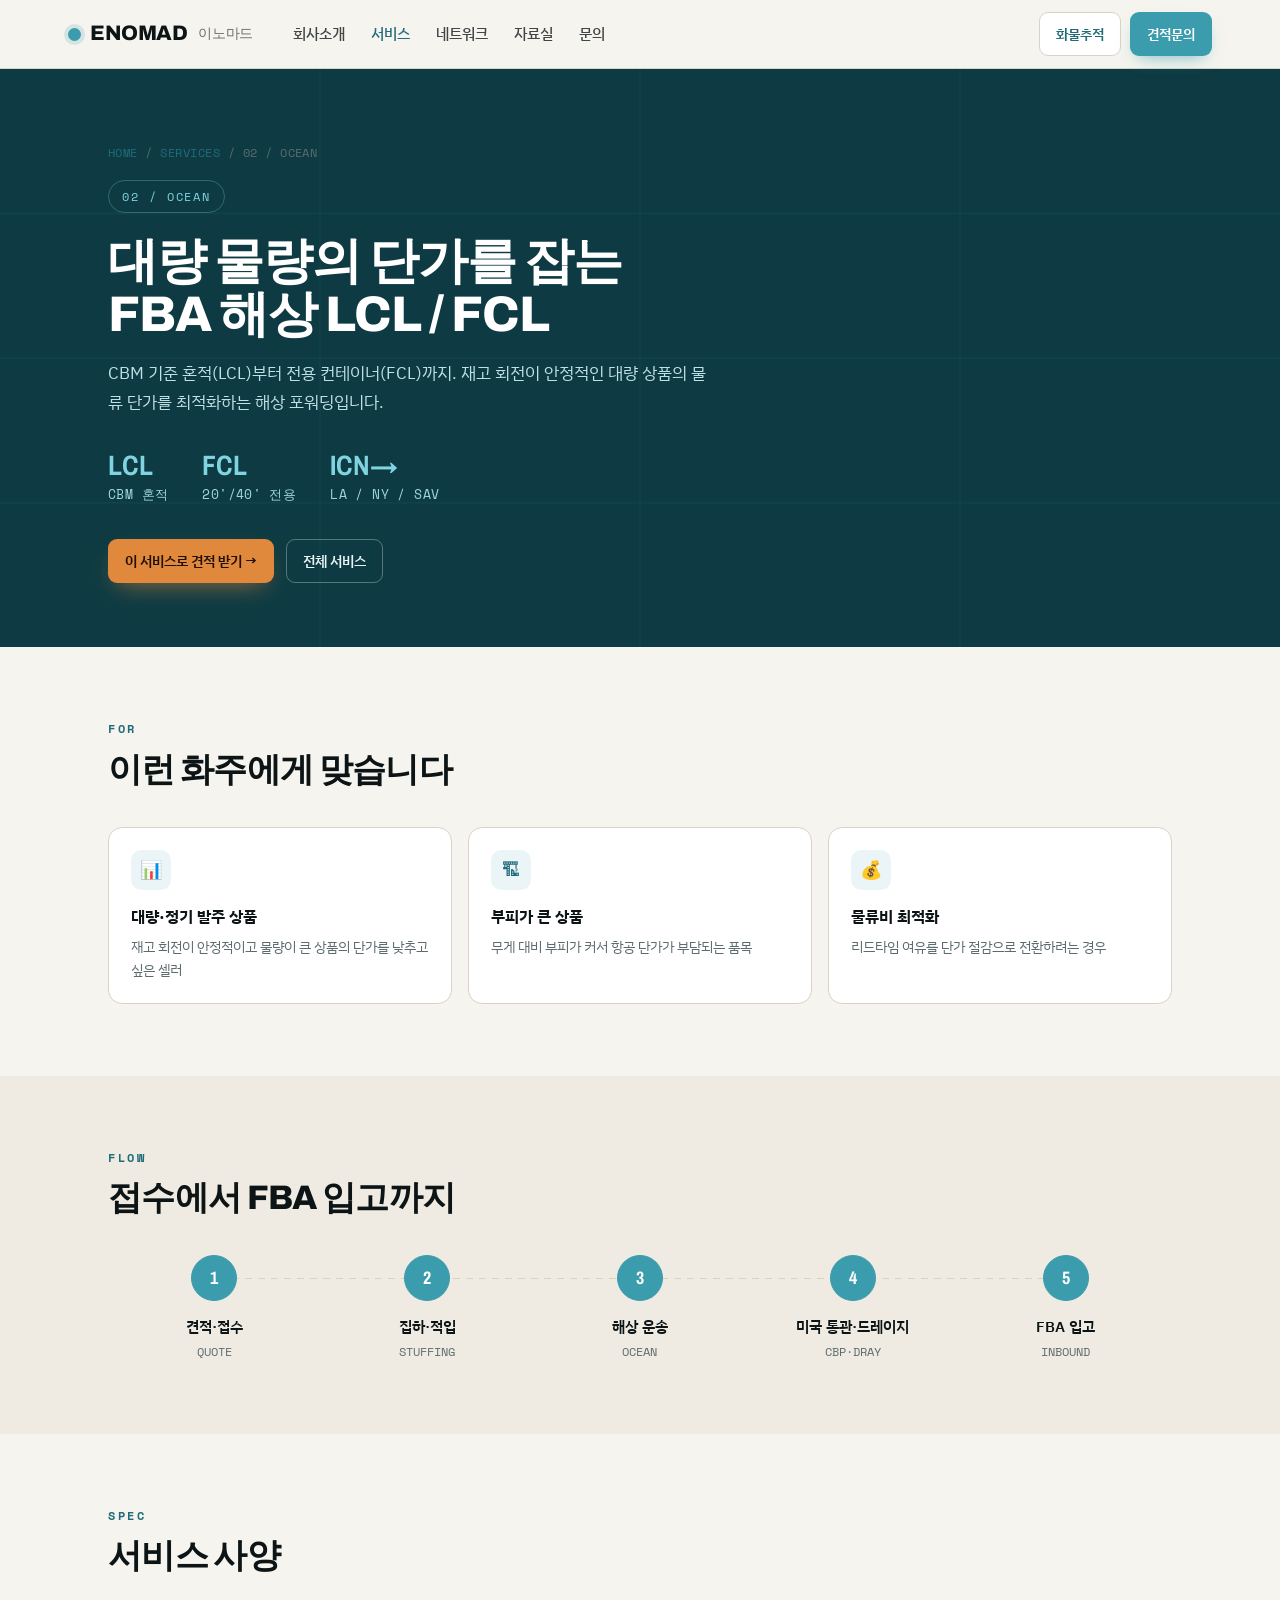
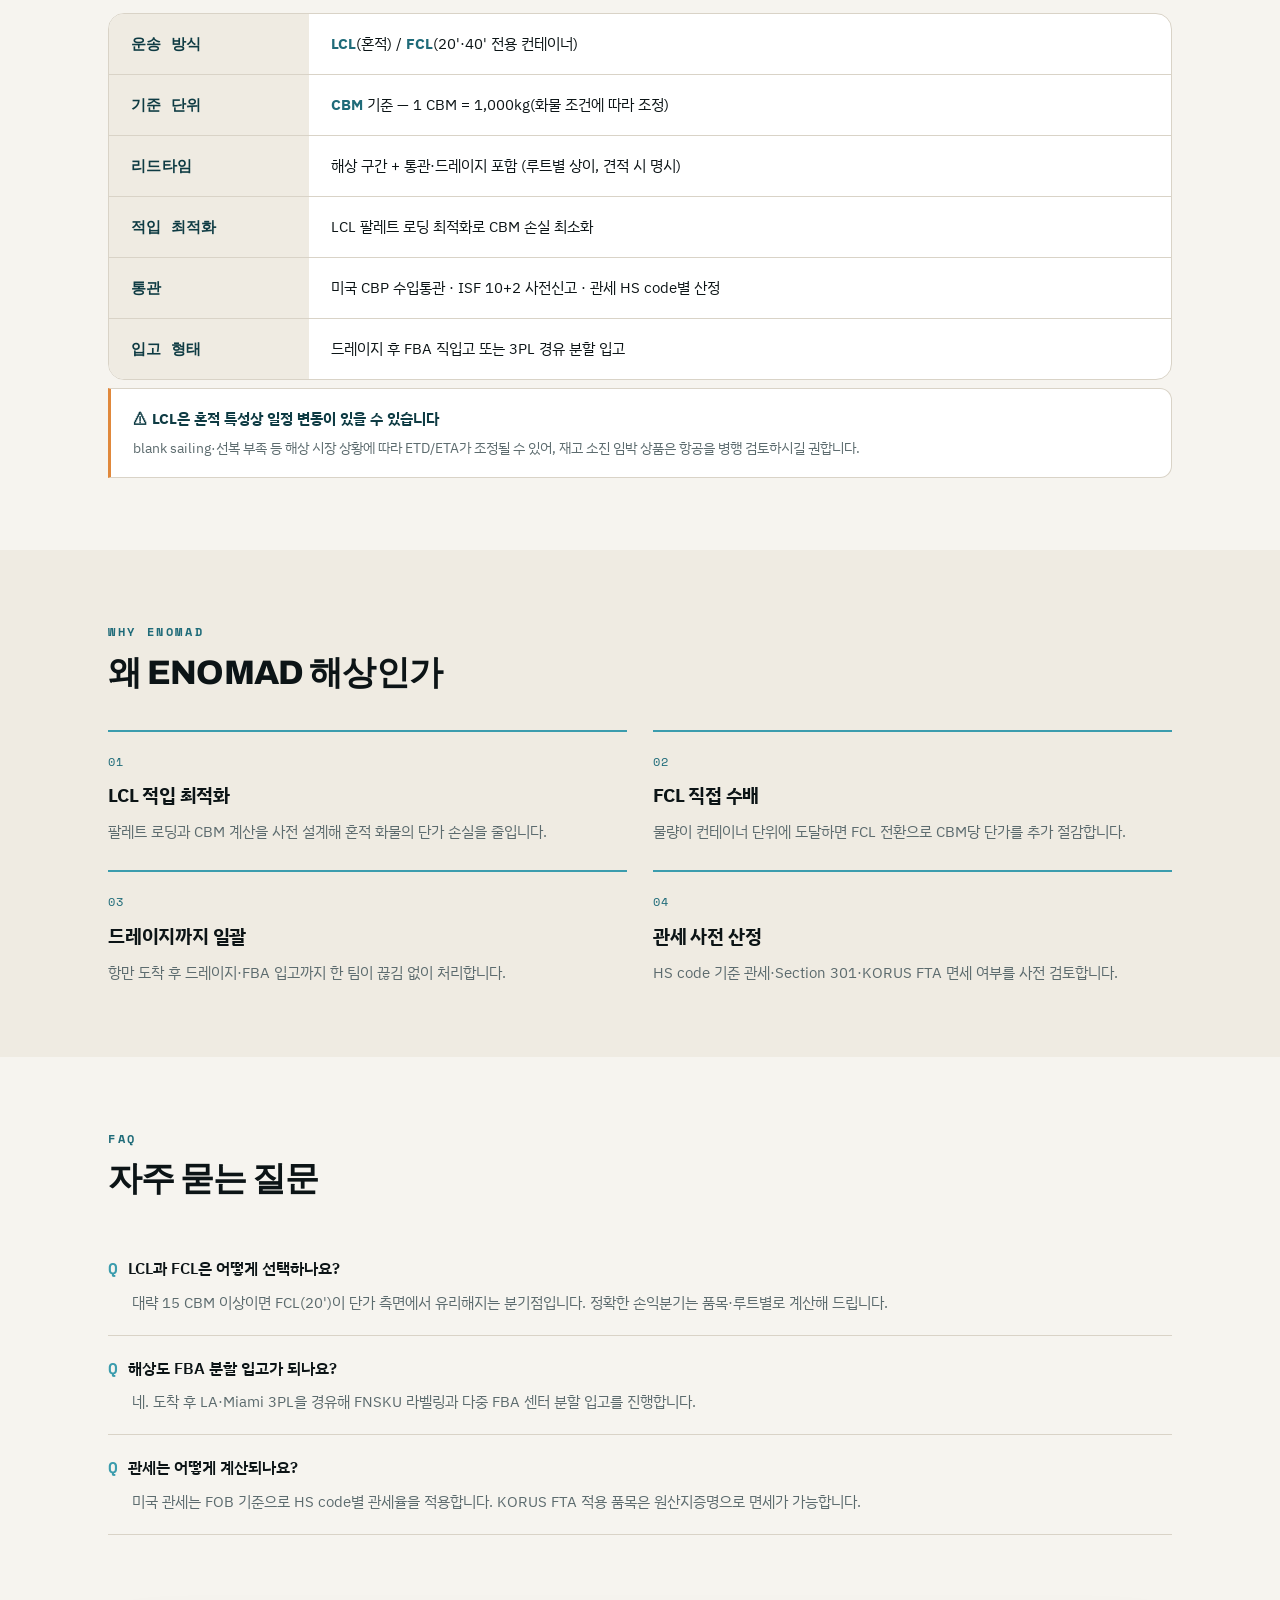
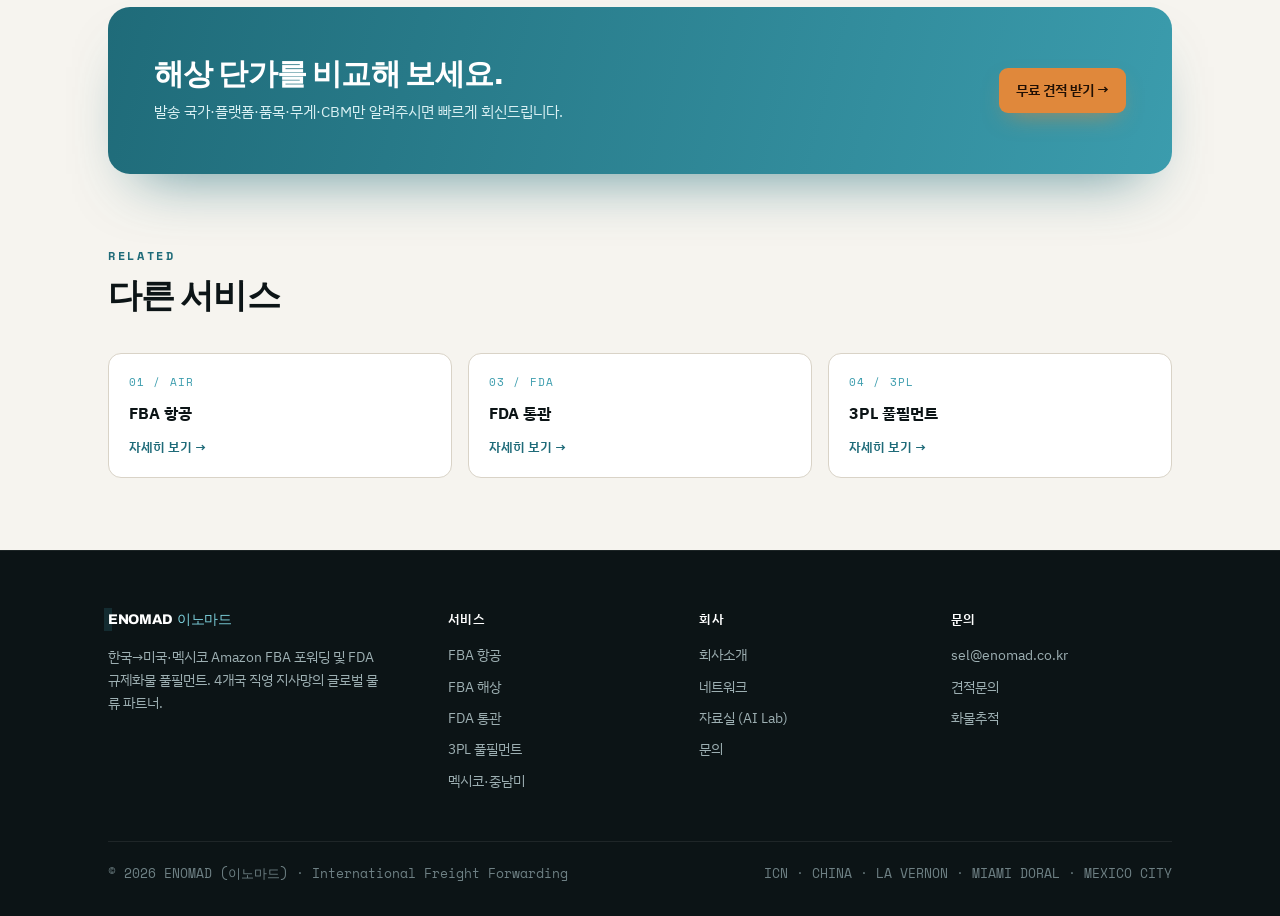
<file: services/fba-ocean.html>
<!DOCTYPE html>
<html lang="ko">
<head>
<meta charset="UTF-8">
<meta name="viewport" content="width=device-width, initial-scale=1.0">
<title>FBA 해상 LCL / FCL · ENOMAD 이노마드</title>
<meta name="description" content="한국→미국 Amazon FBA 해상 포워딩. LCL 혼적과 FCL 전용 컨테이너를 물량에 맞춰 설계. CBM 기준 대량·저회전 상품의 단가 최적화.">
<link rel="preconnect" href="https://fonts.googleapis.com">
<link rel="preconnect" href="https://fonts.gstatic.com" crossorigin>
<link href="https://fonts.googleapis.com/css2?family=Archivo:wght@400;500;600;700;800&family=Archivo+Narrow:wght@600;700&family=IBM+Plex+Sans+KR:wght@300;400;500;600;700&family=Space+Mono:wght@400;700&display=swap" rel="stylesheet">
<link rel="stylesheet" href="../assets/css/service.css">
</head>
<body>

<header>
  <div class="nav">
    <a href="../index.html" class="logo"><span class="mark"></span>ENOMAD<span class="ko">이노마드</span></a>
    <nav class="nav-links">
      <a href="../about.html">회사소개</a>
      <a href="index.html" class="on">서비스</a>
      <a href="../network.html">네트워크</a>
      <a href="../resources/">자료실</a>
      <a href="../contact/">문의</a>
    </nav>
    <div class="nav-cta">
      <a href="../contact/#track" class="btn btn-ghost">화물추적</a>
      <a href="../contact/" class="btn btn-solid">견적문의</a>
    </div>
    <button class="hamb" id="hamb" aria-label="메뉴"><span></span><span></span><span></span></button>
  </div>
</header>
<div class="mob-menu" id="mobMenu">
  <a href="../about.html">회사소개</a>
  <a href="index.html">서비스</a>
  <a href="../network.html">네트워크</a>
  <a href="../resources/">자료실</a>
  <a href="../contact/">문의</a>
  <a href="../contact/" class="btn btn-solid">견적문의</a>
</div>

<!-- HERO -->
<section class="svc-hero">
  <div class="bgline" aria-hidden="true">
    <svg width="100%" height="100%" preserveAspectRatio="none" viewBox="0 0 1200 400">
      <g stroke="#3B9CAD" stroke-width="1">
        <line x1="0" y1="100" x2="1200" y2="100"/><line x1="0" y1="200" x2="1200" y2="200"/><line x1="0" y1="300" x2="1200" y2="300"/>
        <line x1="300" y1="0" x2="300" y2="400"/><line x1="600" y1="0" x2="600" y2="400"/><line x1="900" y1="0" x2="900" y2="400"/>
      </g>
    </svg>
  </div>
  <div class="wrap">
    <div class="crumb"><a href="../index.html">HOME</a> / <a href="index.html">SERVICES</a> / 02 / OCEAN</div>
    <span class="kicker" style="margin-top:18px;display:inline-flex">02 / OCEAN</span>
    <h1>대량 물량의 단가를 잡는<br>FBA 해상 LCL / FCL</h1>
    <p class="sub">CBM 기준 혼적(LCL)부터 전용 컨테이너(FCL)까지. 재고 회전이 안정적인 대량 상품의 물류 단가를 최적화하는 해상 포워딩입니다.</p>
    <div class="hero-stats">
      <div class="hs"><div class="n">LCL</div><div class="l">CBM 혼적</div></div>
      <div class="hs"><div class="n">FCL</div><div class="l">20'/40' 전용</div></div>
      <div class="hs"><div class="n">ICN→</div><div class="l">LA / NY / SAV</div></div>
    </div>
    <div class="hero-cta">
      <a href="../contact/" class="btn btn-amber">이 서비스로 견적 받기 →</a>
      <a href="index.html" class="btn btn-line">전체 서비스</a>
    </div>
  </div>
</section>

<!-- FOR WHOM -->
<section class="sec">
  <div class="wrap">
    <div class="sec-head">
      <div class="eyebrow">For</div>
      <h2>이런 화주에게 맞습니다</h2>
    </div>
    <div class="foruse">
      <div class="it reveal">
        <div class="ic">📊</div>
        <h4>대량·정기 발주 상품</h4>
        <p>재고 회전이 안정적이고 물량이 큰 상품의 단가를 낮추고 싶은 셀러</p>
      </div>
      <div class="it reveal">
        <div class="ic">🏗</div>
        <h4>부피가 큰 상품</h4>
        <p>무게 대비 부피가 커서 항공 단가가 부담되는 품목</p>
      </div>
      <div class="it reveal">
        <div class="ic">💰</div>
        <h4>물류비 최적화</h4>
        <p>리드타임 여유를 단가 절감으로 전환하려는 경우</p>
      </div>
    </div>
  </div>
</section>

<!-- FLOW -->
<section class="sec flow">
  <div class="wrap">
    <div class="sec-head">
      <div class="eyebrow">Flow</div>
      <h2>접수에서 FBA 입고까지</h2>
    </div>
    <div class="flow-track c5">
      <div class="fstep"><div class="dot">1</div><h4>견적·접수</h4><p>QUOTE</p></div>
      <div class="fstep"><div class="dot">2</div><h4>집하·적입</h4><p>STUFFING</p></div>
      <div class="fstep"><div class="dot">3</div><h4>해상 운송</h4><p>OCEAN</p></div>
      <div class="fstep"><div class="dot">4</div><h4>미국 통관·드레이지</h4><p>CBP·DRAY</p></div>
      <div class="fstep"><div class="dot">5</div><h4>FBA 입고</h4><p>INBOUND</p></div>
    </div>
  </div>
</section>

<!-- SPEC -->
<section class="sec">
  <div class="wrap">
    <div class="sec-head">
      <div class="eyebrow">Spec</div>
      <h2>서비스 사양</h2>
    </div>
    <div class="spec">
      <div class="row"><div class="k">운송 방식</div><div class="v"><strong>LCL</strong>(혼적) / <strong>FCL</strong>(20'·40' 전용 컨테이너)</div></div>
      <div class="row"><div class="k">기준 단위</div><div class="v"><strong>CBM</strong> 기준 — 1 CBM = 1,000kg(화물 조건에 따라 조정)</div></div>
      <div class="row"><div class="k">리드타임</div><div class="v">해상 구간 + 통관·드레이지 포함 (루트별 상이, 견적 시 명시)</div></div>
      <div class="row"><div class="k">적입 최적화</div><div class="v">LCL 팔레트 로딩 최적화로 CBM 손실 최소화</div></div>
      <div class="row"><div class="k">통관</div><div class="v">미국 CBP 수입통관 · ISF 10+2 사전신고 · 관세 HS code별 산정</div></div>
      <div class="row"><div class="k">입고 형태</div><div class="v">드레이지 후 FBA 직입고 또는 3PL 경유 분할 입고</div></div>
    </div>
    <div class="note"><div class="t">⚠ LCL은 혼적 특성상 일정 변동이 있을 수 있습니다</div><p>blank sailing·선복 부족 등 해상 시장 상황에 따라 ETD/ETA가 조정될 수 있어, 재고 소진 임박 상품은 항공을 병행 검토하시길 권합니다.</p></div>
  </div>
</section>

<!-- STRENGTH -->
<section class="sec flow">
  <div class="wrap">
    <div class="sec-head">
      <div class="eyebrow">Why ENOMAD</div>
      <h2>왜 ENOMAD 해상인가</h2>
    </div>
    <div class="str-grid">
      <div class="str reveal">
        <div class="k">01</div>
        <h3>LCL 적입 최적화</h3>
        <p>팔레트 로딩과 CBM 계산을 사전 설계해 혼적 화물의 단가 손실을 줄입니다.</p>
      </div>
      <div class="str reveal">
        <div class="k">02</div>
        <h3>FCL 직접 수배</h3>
        <p>물량이 컨테이너 단위에 도달하면 FCL 전환으로 CBM당 단가를 추가 절감합니다.</p>
      </div>
      <div class="str reveal">
        <div class="k">03</div>
        <h3>드레이지까지 일괄</h3>
        <p>항만 도착 후 드레이지·FBA 입고까지 한 팀이 끊김 없이 처리합니다.</p>
      </div>
      <div class="str reveal">
        <div class="k">04</div>
        <h3>관세 사전 산정</h3>
        <p>HS code 기준 관세·Section 301·KORUS FTA 면세 여부를 사전 검토합니다.</p>
      </div>
    </div>
  </div>
</section>

<!-- FAQ -->
<section class="sec">
  <div class="wrap">
    <div class="sec-head">
      <div class="eyebrow">FAQ</div>
      <h2>자주 묻는 질문</h2>
    </div>
    <div class="faq">
      <div class="qa">
        <div class="q"><b>Q</b>LCL과 FCL은 어떻게 선택하나요?</div>
        <div class="a">대략 15 CBM 이상이면 FCL(20')이 단가 측면에서 유리해지는 분기점입니다. 정확한 손익분기는 품목·루트별로 계산해 드립니다.</div>
      </div>
      <div class="qa">
        <div class="q"><b>Q</b>해상도 FBA 분할 입고가 되나요?</div>
        <div class="a">네. 도착 후 LA·Miami 3PL을 경유해 FNSKU 라벨링과 다중 FBA 센터 분할 입고를 진행합니다.</div>
      </div>
      <div class="qa">
        <div class="q"><b>Q</b>관세는 어떻게 계산되나요?</div>
        <div class="a">미국 관세는 FOB 기준으로 HS code별 관세율을 적용합니다. KORUS FTA 적용 품목은 원산지증명으로 면세가 가능합니다.</div>
      </div>
    </div>
  </div>
</section>

<!-- CTA -->
<section class="sec" style="padding-top:0">
  <div class="wrap">
    <div class="cta-band">
      <div>
        <h2>해상 단가를 비교해 보세요.</h2>
        <p>발송 국가·플랫폼·품목·무게·CBM만 알려주시면 빠르게 회신드립니다.</p>
      </div>
      <a href="../contact/" class="btn btn-amber">무료 견적 받기 →</a>
    </div>
  </div>
</section>

<!-- RELATED -->
<section class="sec" style="padding-top:0">
  <div class="wrap">
    <div class="sec-head"><div class="eyebrow">Related</div><h2>다른 서비스</h2></div>
    <div class="related">
      <a href="fba-air.html">
        <div class="idx">01 / AIR</div>
        <h4>FBA 항공</h4>
        <div class="ar">자세히 보기 →</div>
      </a>
      <a href="fda.html">
        <div class="idx">03 / FDA</div>
        <h4>FDA 통관</h4>
        <div class="ar">자세히 보기 →</div>
      </a>
      <a href="fulfillment.html">
        <div class="idx">04 / 3PL</div>
        <h4>3PL 풀필먼트</h4>
        <div class="ar">자세히 보기 →</div>
      </a>
    </div>
  </div>
</section>

<footer>
  <div class="wrap">
    <div class="foot-grid">
      <div class="foot-brand">
        <a href="../index.html" class="logo"><span class="mark"></span>ENOMAD<span class="ko"> 이노마드</span></a>
        <p>한국→미국·멕시코 Amazon FBA 포워딩 및 FDA 규제화물 풀필먼트. 4개국 직영 지사망의 글로벌 물류 파트너.</p>
      </div>
      <div>
        <h5>서비스</h5>
        <a href="fba-air.html">FBA 항공</a>
        <a href="fba-ocean.html">FBA 해상</a>
        <a href="fda.html">FDA 통관</a>
        <a href="fulfillment.html">3PL 풀필먼트</a>
        <a href="mexico.html">멕시코·중남미</a>
      </div>
      <div>
        <h5>회사</h5>
        <a href="../about.html">회사소개</a>
        <a href="../network.html">네트워크</a>
        <a href="../resources/">자료실 (AI Lab)</a>
        <a href="../contact/">문의</a>
      </div>
      <div>
        <h5>문의</h5>
        <a href="mailto:sel@enomad.co.kr">sel@enomad.co.kr</a>
        <a href="../contact/">견적문의</a>
        <a href="../contact/#track">화물추적</a>
      </div>
    </div>
    <div class="foot-bot">
      <span>© 2026 ENOMAD (이노마드) · International Freight Forwarding</span>
      <span>ICN · CHINA · LA VERNON · MIAMI DORAL · MEXICO CITY</span>
    </div>
  </div>
</footer>

<script>
  const hamb=document.getElementById('hamb'),mob=document.getElementById('mobMenu');
  hamb.addEventListener('click',()=>mob.classList.toggle('open'));
  mob.querySelectorAll('a').forEach(a=>a.addEventListener('click',()=>mob.classList.remove('open')));
  const io=new IntersectionObserver((es)=>es.forEach(e=>{if(e.isIntersecting){e.target.classList.add('in');io.unobserve(e.target);}}),{threshold:.12});
  document.querySelectorAll('.reveal').forEach(el=>io.observe(el));
</script>
</body>
</html>
</file>
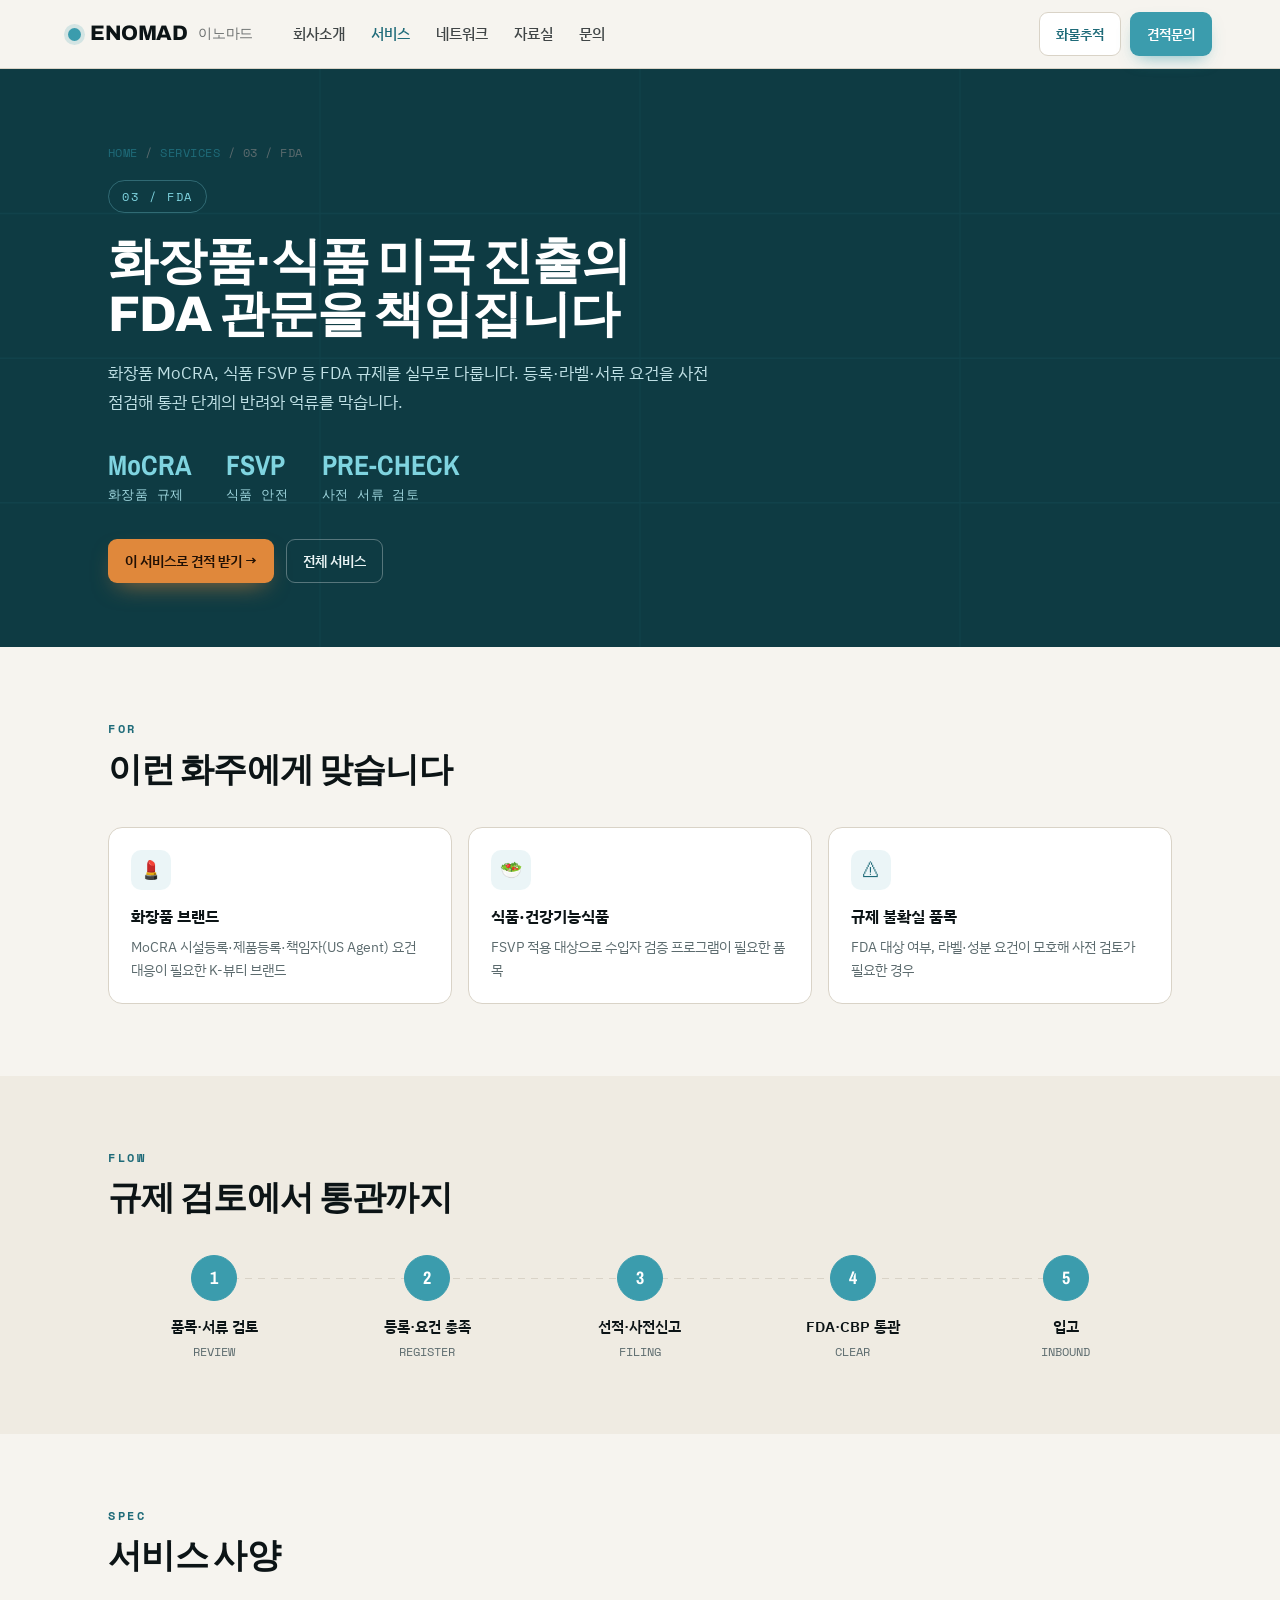
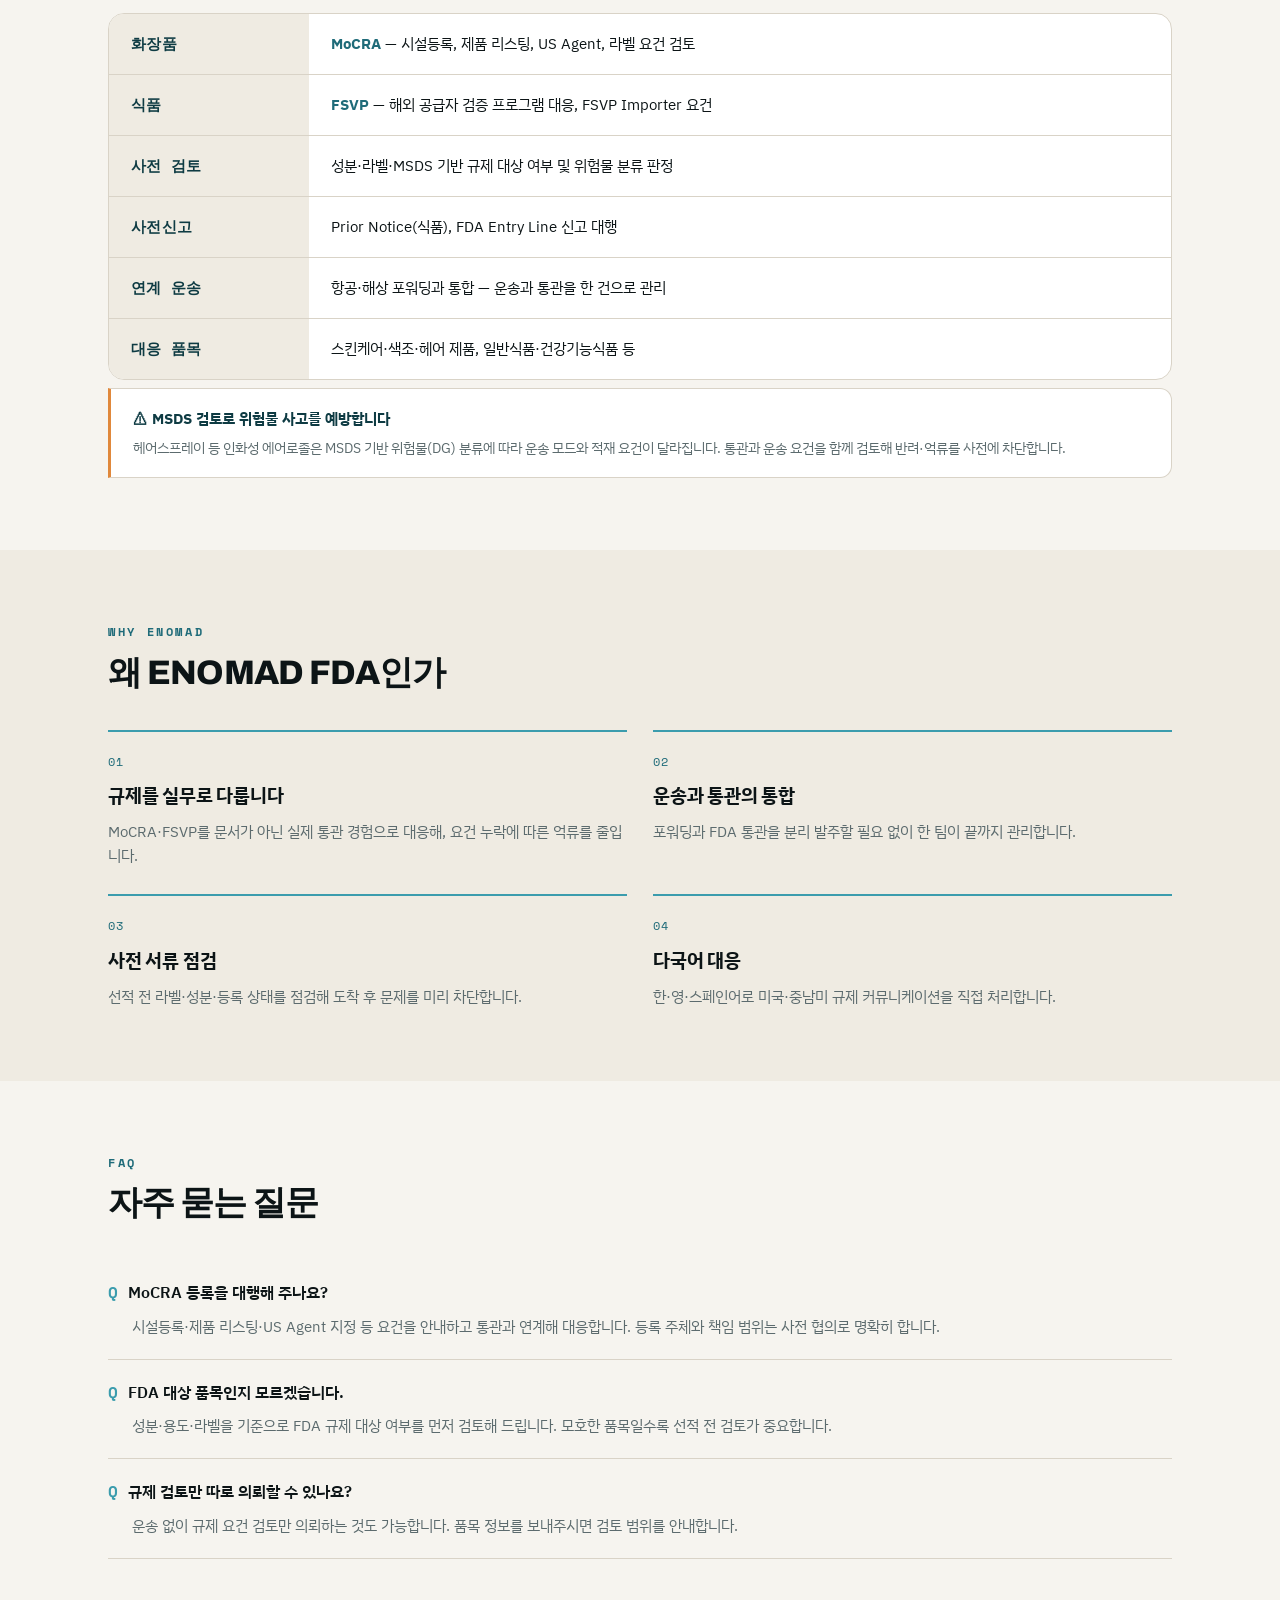
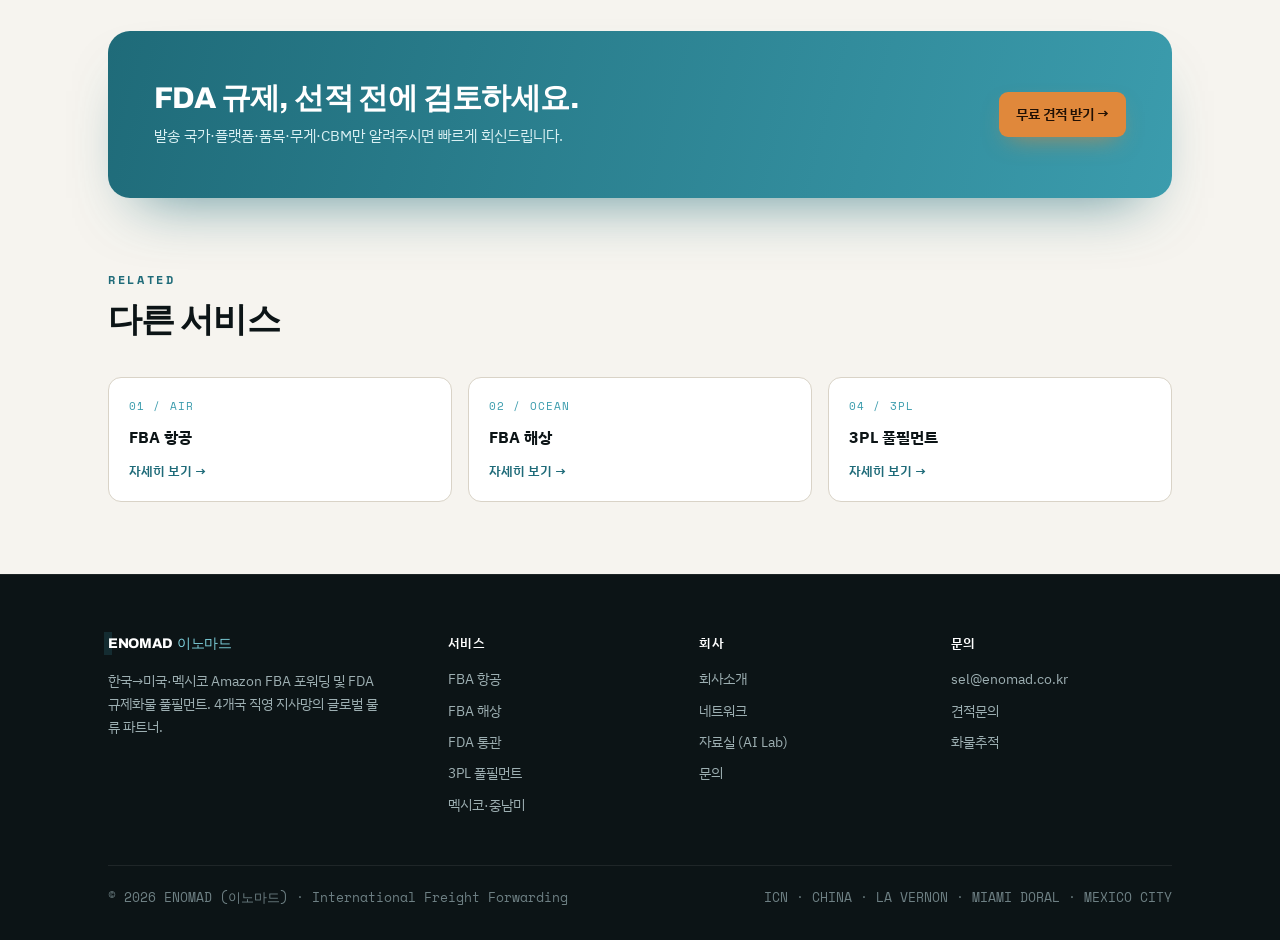
<file: services/fda.html>
<!DOCTYPE html>
<html lang="ko">
<head>
<meta charset="UTF-8">
<meta name="viewport" content="width=device-width, initial-scale=1.0">
<title>FDA 규제화물 통관 · ENOMAD 이노마드</title>
<meta name="description" content="미국 FDA 규제화물 통관 전문. 화장품 MoCRA, 식품 FSVP 대응. MSDS·위험물 분류 검토로 반려·억류 리스크 차단.">
<link rel="preconnect" href="https://fonts.googleapis.com">
<link rel="preconnect" href="https://fonts.gstatic.com" crossorigin>
<link href="https://fonts.googleapis.com/css2?family=Archivo:wght@400;500;600;700;800&family=Archivo+Narrow:wght@600;700&family=IBM+Plex+Sans+KR:wght@300;400;500;600;700&family=Space+Mono:wght@400;700&display=swap" rel="stylesheet">
<link rel="stylesheet" href="../assets/css/service.css">
</head>
<body>

<header>
  <div class="nav">
    <a href="../index.html" class="logo"><span class="mark"></span>ENOMAD<span class="ko">이노마드</span></a>
    <nav class="nav-links">
      <a href="../about.html">회사소개</a>
      <a href="index.html" class="on">서비스</a>
      <a href="../network.html">네트워크</a>
      <a href="../resources/">자료실</a>
      <a href="../contact/">문의</a>
    </nav>
    <div class="nav-cta">
      <a href="../contact/#track" class="btn btn-ghost">화물추적</a>
      <a href="../contact/" class="btn btn-solid">견적문의</a>
    </div>
    <button class="hamb" id="hamb" aria-label="메뉴"><span></span><span></span><span></span></button>
  </div>
</header>
<div class="mob-menu" id="mobMenu">
  <a href="../about.html">회사소개</a>
  <a href="index.html">서비스</a>
  <a href="../network.html">네트워크</a>
  <a href="../resources/">자료실</a>
  <a href="../contact/">문의</a>
  <a href="../contact/" class="btn btn-solid">견적문의</a>
</div>

<!-- HERO -->
<section class="svc-hero">
  <div class="bgline" aria-hidden="true">
    <svg width="100%" height="100%" preserveAspectRatio="none" viewBox="0 0 1200 400">
      <g stroke="#3B9CAD" stroke-width="1">
        <line x1="0" y1="100" x2="1200" y2="100"/><line x1="0" y1="200" x2="1200" y2="200"/><line x1="0" y1="300" x2="1200" y2="300"/>
        <line x1="300" y1="0" x2="300" y2="400"/><line x1="600" y1="0" x2="600" y2="400"/><line x1="900" y1="0" x2="900" y2="400"/>
      </g>
    </svg>
  </div>
  <div class="wrap">
    <div class="crumb"><a href="../index.html">HOME</a> / <a href="index.html">SERVICES</a> / 03 / FDA</div>
    <span class="kicker" style="margin-top:18px;display:inline-flex">03 / FDA</span>
    <h1>화장품·식품 미국 진출의<br>FDA 관문을 책임집니다</h1>
    <p class="sub">화장품 MoCRA, 식품 FSVP 등 FDA 규제를 실무로 다룹니다. 등록·라벨·서류 요건을 사전 점검해 통관 단계의 반려와 억류를 막습니다.</p>
    <div class="hero-stats">
      <div class="hs"><div class="n">MoCRA</div><div class="l">화장품 규제</div></div>
      <div class="hs"><div class="n">FSVP</div><div class="l">식품 안전</div></div>
      <div class="hs"><div class="n">PRE-CHECK</div><div class="l">사전 서류 검토</div></div>
    </div>
    <div class="hero-cta">
      <a href="../contact/" class="btn btn-amber">이 서비스로 견적 받기 →</a>
      <a href="index.html" class="btn btn-line">전체 서비스</a>
    </div>
  </div>
</section>

<!-- FOR WHOM -->
<section class="sec">
  <div class="wrap">
    <div class="sec-head">
      <div class="eyebrow">For</div>
      <h2>이런 화주에게 맞습니다</h2>
    </div>
    <div class="foruse">
      <div class="it reveal">
        <div class="ic">💄</div>
        <h4>화장품 브랜드</h4>
        <p>MoCRA 시설등록·제품등록·책임자(US Agent) 요건 대응이 필요한 K-뷰티 브랜드</p>
      </div>
      <div class="it reveal">
        <div class="ic">🥗</div>
        <h4>식품·건강기능식품</h4>
        <p>FSVP 적용 대상으로 수입자 검증 프로그램이 필요한 품목</p>
      </div>
      <div class="it reveal">
        <div class="ic">⚠</div>
        <h4>규제 불확실 품목</h4>
        <p>FDA 대상 여부, 라벨·성분 요건이 모호해 사전 검토가 필요한 경우</p>
      </div>
    </div>
  </div>
</section>

<!-- FLOW -->
<section class="sec flow">
  <div class="wrap">
    <div class="sec-head">
      <div class="eyebrow">Flow</div>
      <h2>규제 검토에서 통관까지</h2>
    </div>
    <div class="flow-track c5">
      <div class="fstep"><div class="dot">1</div><h4>품목·서류 검토</h4><p>REVIEW</p></div>
      <div class="fstep"><div class="dot">2</div><h4>등록·요건 충족</h4><p>REGISTER</p></div>
      <div class="fstep"><div class="dot">3</div><h4>선적·사전신고</h4><p>FILING</p></div>
      <div class="fstep"><div class="dot">4</div><h4>FDA·CBP 통관</h4><p>CLEAR</p></div>
      <div class="fstep"><div class="dot">5</div><h4>입고</h4><p>INBOUND</p></div>
    </div>
  </div>
</section>

<!-- SPEC -->
<section class="sec">
  <div class="wrap">
    <div class="sec-head">
      <div class="eyebrow">Spec</div>
      <h2>서비스 사양</h2>
    </div>
    <div class="spec">
      <div class="row"><div class="k">화장품</div><div class="v"><strong>MoCRA</strong> — 시설등록, 제품 리스팅, US Agent, 라벨 요건 검토</div></div>
      <div class="row"><div class="k">식품</div><div class="v"><strong>FSVP</strong> — 해외 공급자 검증 프로그램 대응, FSVP Importer 요건</div></div>
      <div class="row"><div class="k">사전 검토</div><div class="v">성분·라벨·MSDS 기반 규제 대상 여부 및 위험물 분류 판정</div></div>
      <div class="row"><div class="k">사전신고</div><div class="v">Prior Notice(식품), FDA Entry Line 신고 대행</div></div>
      <div class="row"><div class="k">연계 운송</div><div class="v">항공·해상 포워딩과 통합 — 운송과 통관을 한 건으로 관리</div></div>
      <div class="row"><div class="k">대응 품목</div><div class="v">스킨케어·색조·헤어 제품, 일반식품·건강기능식품 등</div></div>
    </div>
    <div class="note"><div class="t">⚠ MSDS 검토로 위험물 사고를 예방합니다</div><p>헤어스프레이 등 인화성 에어로졸은 MSDS 기반 위험물(DG) 분류에 따라 운송 모드와 적재 요건이 달라집니다. 통관과 운송 요건을 함께 검토해 반려·억류를 사전에 차단합니다.</p></div>
  </div>
</section>

<!-- STRENGTH -->
<section class="sec flow">
  <div class="wrap">
    <div class="sec-head">
      <div class="eyebrow">Why ENOMAD</div>
      <h2>왜 ENOMAD FDA인가</h2>
    </div>
    <div class="str-grid">
      <div class="str reveal">
        <div class="k">01</div>
        <h3>규제를 실무로 다룹니다</h3>
        <p>MoCRA·FSVP를 문서가 아닌 실제 통관 경험으로 대응해, 요건 누락에 따른 억류를 줄입니다.</p>
      </div>
      <div class="str reveal">
        <div class="k">02</div>
        <h3>운송과 통관의 통합</h3>
        <p>포워딩과 FDA 통관을 분리 발주할 필요 없이 한 팀이 끝까지 관리합니다.</p>
      </div>
      <div class="str reveal">
        <div class="k">03</div>
        <h3>사전 서류 점검</h3>
        <p>선적 전 라벨·성분·등록 상태를 점검해 도착 후 문제를 미리 차단합니다.</p>
      </div>
      <div class="str reveal">
        <div class="k">04</div>
        <h3>다국어 대응</h3>
        <p>한·영·스페인어로 미국·중남미 규제 커뮤니케이션을 직접 처리합니다.</p>
      </div>
    </div>
  </div>
</section>

<!-- FAQ -->
<section class="sec">
  <div class="wrap">
    <div class="sec-head">
      <div class="eyebrow">FAQ</div>
      <h2>자주 묻는 질문</h2>
    </div>
    <div class="faq">
      <div class="qa">
        <div class="q"><b>Q</b>MoCRA 등록을 대행해 주나요?</div>
        <div class="a">시설등록·제품 리스팅·US Agent 지정 등 요건을 안내하고 통관과 연계해 대응합니다. 등록 주체와 책임 범위는 사전 협의로 명확히 합니다.</div>
      </div>
      <div class="qa">
        <div class="q"><b>Q</b>FDA 대상 품목인지 모르겠습니다.</div>
        <div class="a">성분·용도·라벨을 기준으로 FDA 규제 대상 여부를 먼저 검토해 드립니다. 모호한 품목일수록 선적 전 검토가 중요합니다.</div>
      </div>
      <div class="qa">
        <div class="q"><b>Q</b>규제 검토만 따로 의뢰할 수 있나요?</div>
        <div class="a">운송 없이 규제 요건 검토만 의뢰하는 것도 가능합니다. 품목 정보를 보내주시면 검토 범위를 안내합니다.</div>
      </div>
    </div>
  </div>
</section>

<!-- CTA -->
<section class="sec" style="padding-top:0">
  <div class="wrap">
    <div class="cta-band">
      <div>
        <h2>FDA 규제, 선적 전에 검토하세요.</h2>
        <p>발송 국가·플랫폼·품목·무게·CBM만 알려주시면 빠르게 회신드립니다.</p>
      </div>
      <a href="../contact/" class="btn btn-amber">무료 견적 받기 →</a>
    </div>
  </div>
</section>

<!-- RELATED -->
<section class="sec" style="padding-top:0">
  <div class="wrap">
    <div class="sec-head"><div class="eyebrow">Related</div><h2>다른 서비스</h2></div>
    <div class="related">
      <a href="fba-air.html">
        <div class="idx">01 / AIR</div>
        <h4>FBA 항공</h4>
        <div class="ar">자세히 보기 →</div>
      </a>
      <a href="fba-ocean.html">
        <div class="idx">02 / OCEAN</div>
        <h4>FBA 해상</h4>
        <div class="ar">자세히 보기 →</div>
      </a>
      <a href="fulfillment.html">
        <div class="idx">04 / 3PL</div>
        <h4>3PL 풀필먼트</h4>
        <div class="ar">자세히 보기 →</div>
      </a>
    </div>
  </div>
</section>

<footer>
  <div class="wrap">
    <div class="foot-grid">
      <div class="foot-brand">
        <a href="../index.html" class="logo"><span class="mark"></span>ENOMAD<span class="ko"> 이노마드</span></a>
        <p>한국→미국·멕시코 Amazon FBA 포워딩 및 FDA 규제화물 풀필먼트. 4개국 직영 지사망의 글로벌 물류 파트너.</p>
      </div>
      <div>
        <h5>서비스</h5>
        <a href="fba-air.html">FBA 항공</a>
        <a href="fba-ocean.html">FBA 해상</a>
        <a href="fda.html">FDA 통관</a>
        <a href="fulfillment.html">3PL 풀필먼트</a>
        <a href="mexico.html">멕시코·중남미</a>
      </div>
      <div>
        <h5>회사</h5>
        <a href="../about.html">회사소개</a>
        <a href="../network.html">네트워크</a>
        <a href="../resources/">자료실 (AI Lab)</a>
        <a href="../contact/">문의</a>
      </div>
      <div>
        <h5>문의</h5>
        <a href="mailto:sel@enomad.co.kr">sel@enomad.co.kr</a>
        <a href="../contact/">견적문의</a>
        <a href="../contact/#track">화물추적</a>
      </div>
    </div>
    <div class="foot-bot">
      <span>© 2026 ENOMAD (이노마드) · International Freight Forwarding</span>
      <span>ICN · CHINA · LA VERNON · MIAMI DORAL · MEXICO CITY</span>
    </div>
  </div>
</footer>

<script>
  const hamb=document.getElementById('hamb'),mob=document.getElementById('mobMenu');
  hamb.addEventListener('click',()=>mob.classList.toggle('open'));
  mob.querySelectorAll('a').forEach(a=>a.addEventListener('click',()=>mob.classList.remove('open')));
  const io=new IntersectionObserver((es)=>es.forEach(e=>{if(e.isIntersecting){e.target.classList.add('in');io.unobserve(e.target);}}),{threshold:.12});
  document.querySelectorAll('.reveal').forEach(el=>io.observe(el));
</script>
</body>
</html>
</file>
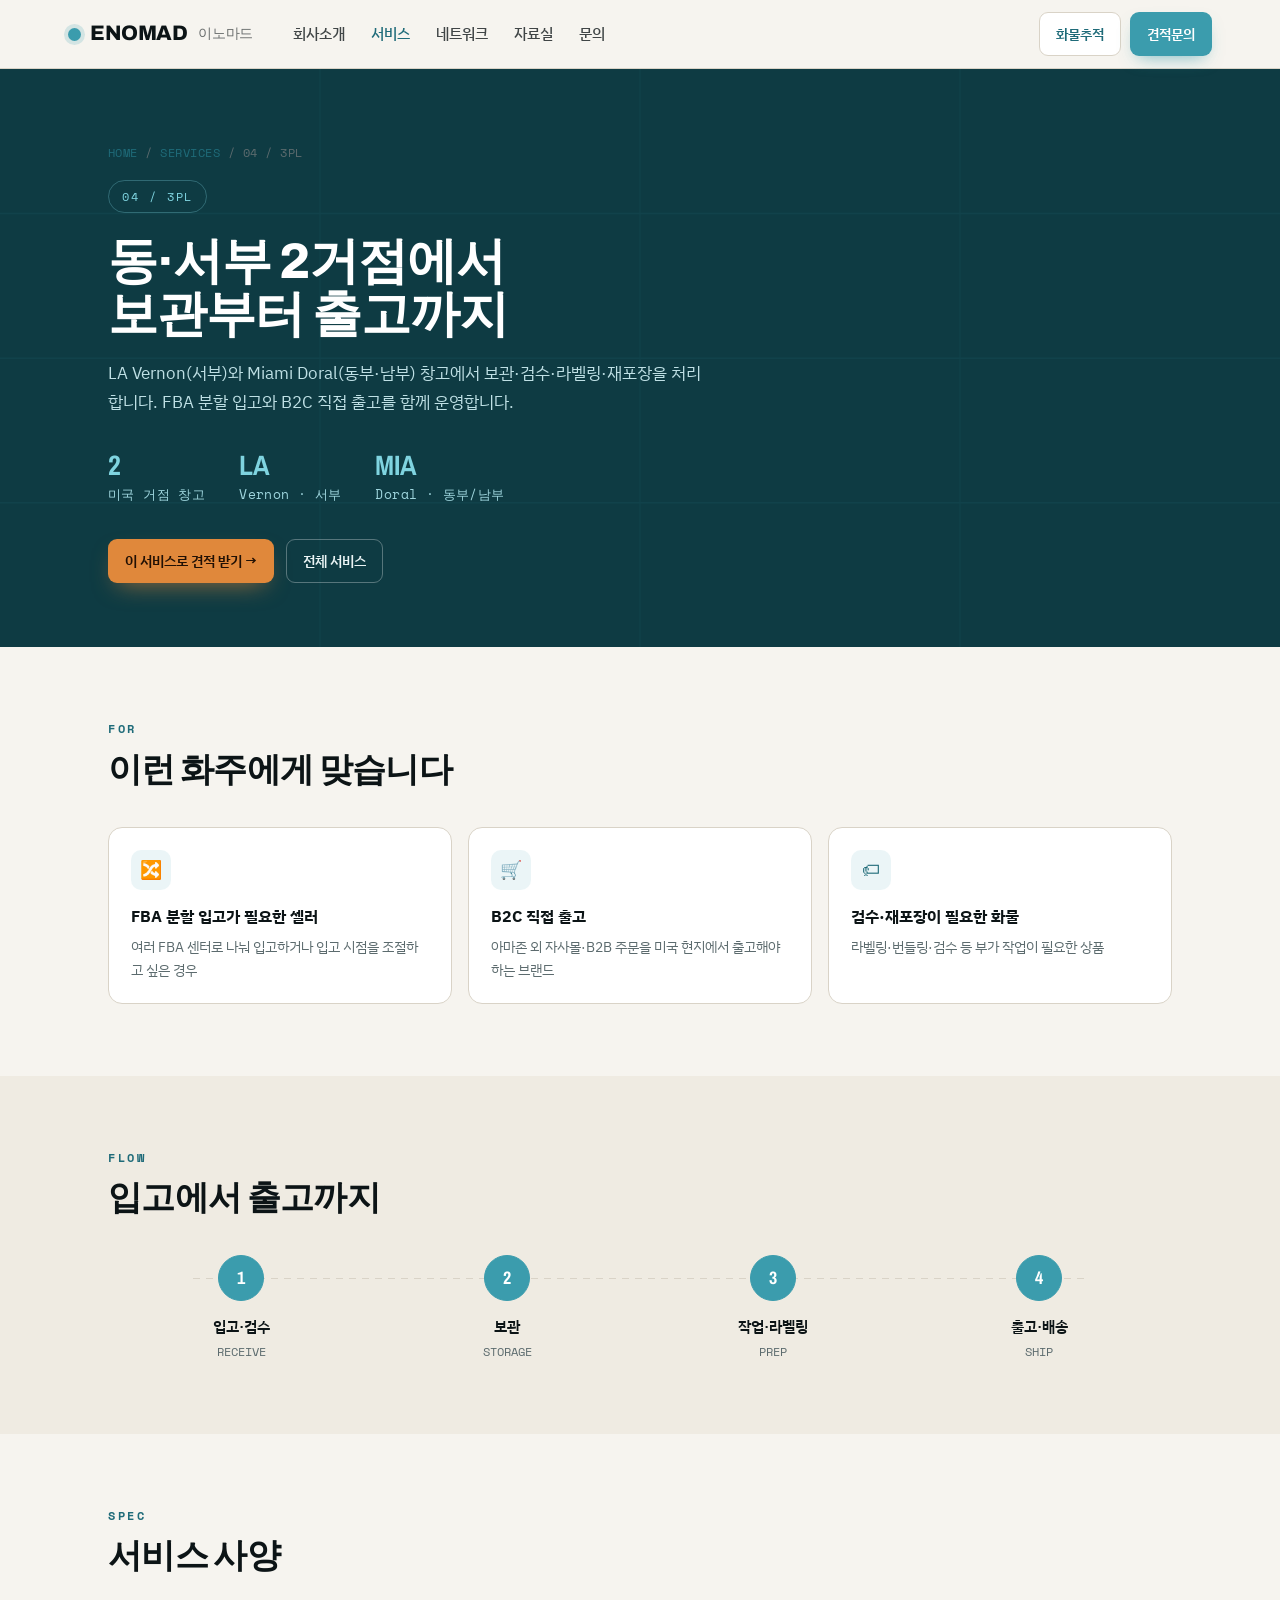
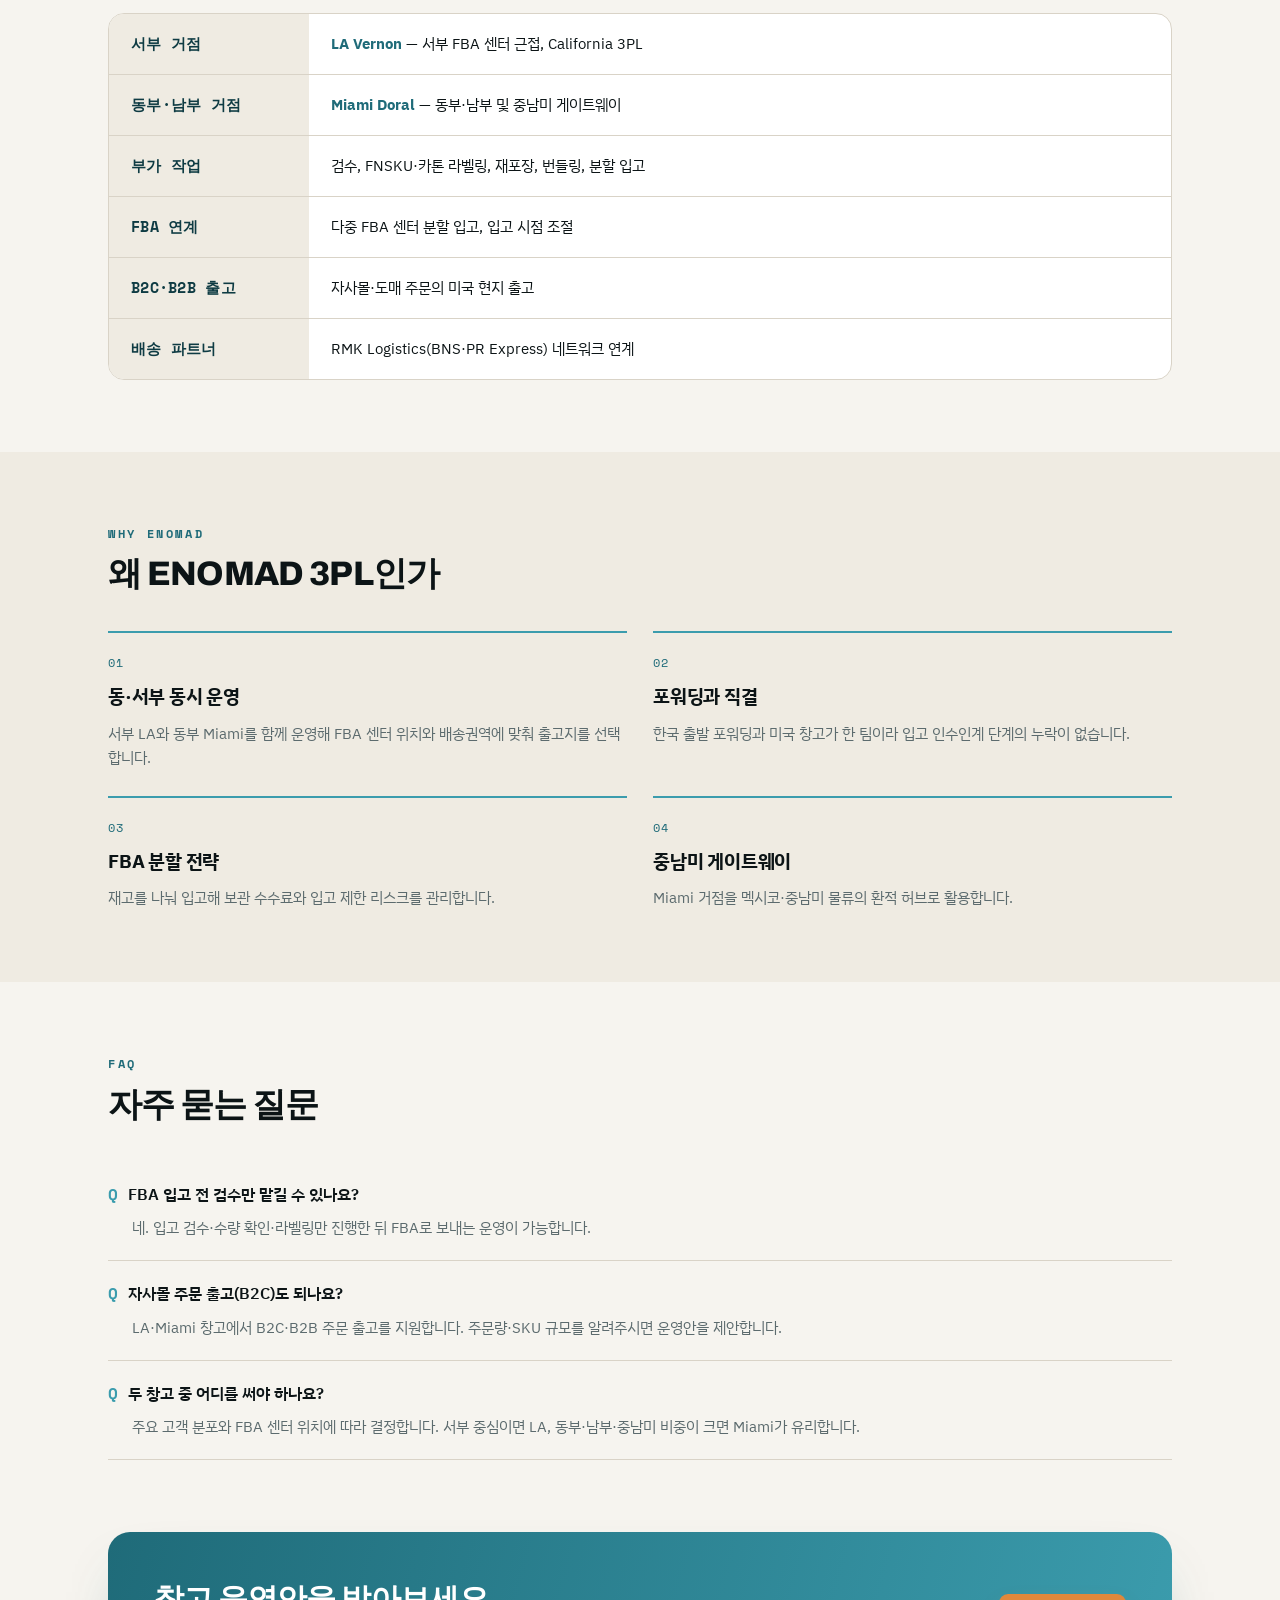
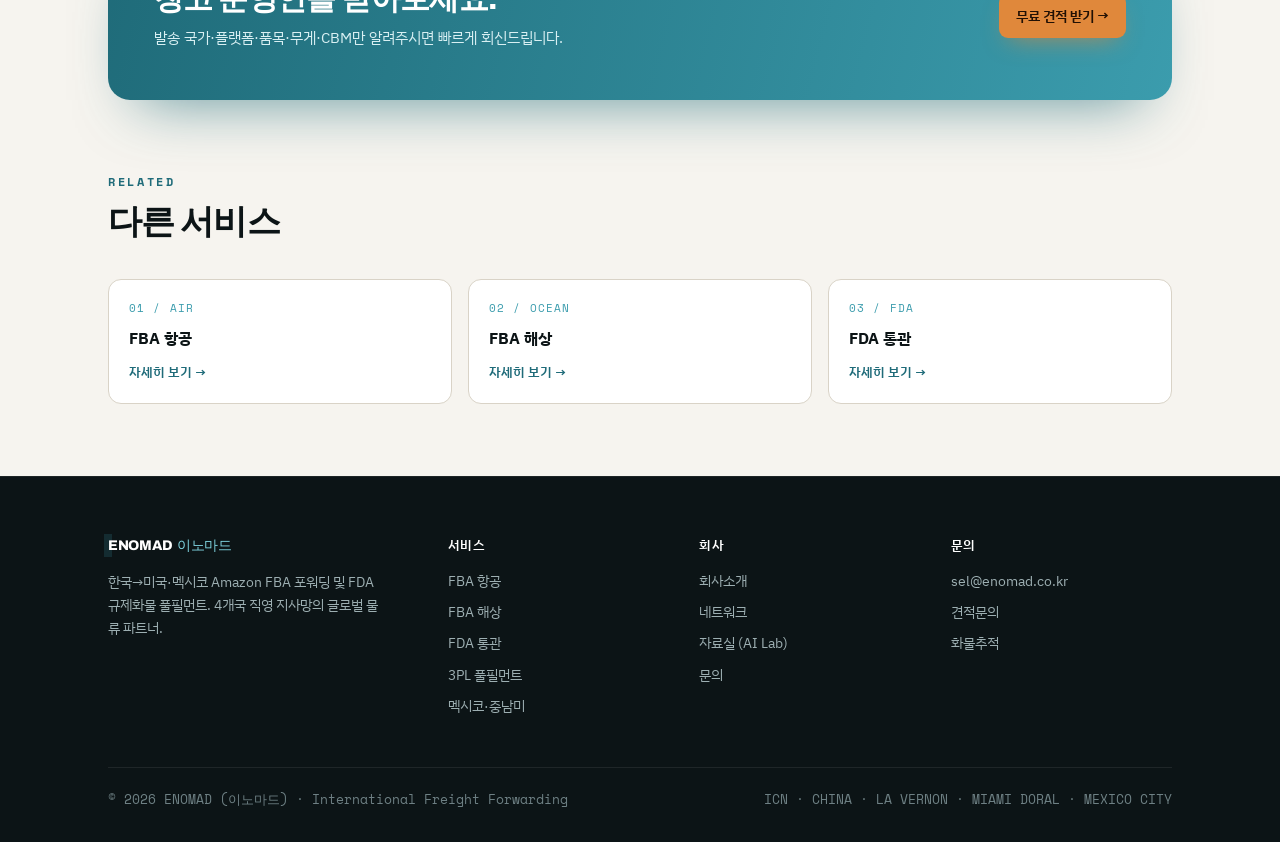
<file: services/fulfillment.html>
<!DOCTYPE html>
<html lang="ko">
<head>
<meta charset="UTF-8">
<meta name="viewport" content="width=device-width, initial-scale=1.0">
<title>미국 3PL 풀필먼트 · ENOMAD 이노마드</title>
<meta name="description" content="미국 LA Vernon·Miami Doral 2거점 3PL 풀필먼트. 보관·검수·라벨링·재포장, FBA 분할 입고와 B2C 출고 운영.">
<link rel="preconnect" href="https://fonts.googleapis.com">
<link rel="preconnect" href="https://fonts.gstatic.com" crossorigin>
<link href="https://fonts.googleapis.com/css2?family=Archivo:wght@400;500;600;700;800&family=Archivo+Narrow:wght@600;700&family=IBM+Plex+Sans+KR:wght@300;400;500;600;700&family=Space+Mono:wght@400;700&display=swap" rel="stylesheet">
<link rel="stylesheet" href="../assets/css/service.css">
</head>
<body>

<header>
  <div class="nav">
    <a href="../index.html" class="logo"><span class="mark"></span>ENOMAD<span class="ko">이노마드</span></a>
    <nav class="nav-links">
      <a href="../about.html">회사소개</a>
      <a href="index.html" class="on">서비스</a>
      <a href="../network.html">네트워크</a>
      <a href="../resources/">자료실</a>
      <a href="../contact/">문의</a>
    </nav>
    <div class="nav-cta">
      <a href="../contact/#track" class="btn btn-ghost">화물추적</a>
      <a href="../contact/" class="btn btn-solid">견적문의</a>
    </div>
    <button class="hamb" id="hamb" aria-label="메뉴"><span></span><span></span><span></span></button>
  </div>
</header>
<div class="mob-menu" id="mobMenu">
  <a href="../about.html">회사소개</a>
  <a href="index.html">서비스</a>
  <a href="../network.html">네트워크</a>
  <a href="../resources/">자료실</a>
  <a href="../contact/">문의</a>
  <a href="../contact/" class="btn btn-solid">견적문의</a>
</div>

<!-- HERO -->
<section class="svc-hero">
  <div class="bgline" aria-hidden="true">
    <svg width="100%" height="100%" preserveAspectRatio="none" viewBox="0 0 1200 400">
      <g stroke="#3B9CAD" stroke-width="1">
        <line x1="0" y1="100" x2="1200" y2="100"/><line x1="0" y1="200" x2="1200" y2="200"/><line x1="0" y1="300" x2="1200" y2="300"/>
        <line x1="300" y1="0" x2="300" y2="400"/><line x1="600" y1="0" x2="600" y2="400"/><line x1="900" y1="0" x2="900" y2="400"/>
      </g>
    </svg>
  </div>
  <div class="wrap">
    <div class="crumb"><a href="../index.html">HOME</a> / <a href="index.html">SERVICES</a> / 04 / 3PL</div>
    <span class="kicker" style="margin-top:18px;display:inline-flex">04 / 3PL</span>
    <h1>동·서부 2거점에서<br>보관부터 출고까지</h1>
    <p class="sub">LA Vernon(서부)와 Miami Doral(동부·남부) 창고에서 보관·검수·라벨링·재포장을 처리합니다. FBA 분할 입고와 B2C 직접 출고를 함께 운영합니다.</p>
    <div class="hero-stats">
      <div class="hs"><div class="n">2</div><div class="l">미국 거점 창고</div></div>
      <div class="hs"><div class="n">LA</div><div class="l">Vernon · 서부</div></div>
      <div class="hs"><div class="n">MIA</div><div class="l">Doral · 동부/남부</div></div>
    </div>
    <div class="hero-cta">
      <a href="../contact/" class="btn btn-amber">이 서비스로 견적 받기 →</a>
      <a href="index.html" class="btn btn-line">전체 서비스</a>
    </div>
  </div>
</section>

<!-- FOR WHOM -->
<section class="sec">
  <div class="wrap">
    <div class="sec-head">
      <div class="eyebrow">For</div>
      <h2>이런 화주에게 맞습니다</h2>
    </div>
    <div class="foruse">
      <div class="it reveal">
        <div class="ic">🔀</div>
        <h4>FBA 분할 입고가 필요한 셀러</h4>
        <p>여러 FBA 센터로 나눠 입고하거나 입고 시점을 조절하고 싶은 경우</p>
      </div>
      <div class="it reveal">
        <div class="ic">🛒</div>
        <h4>B2C 직접 출고</h4>
        <p>아마존 외 자사몰·B2B 주문을 미국 현지에서 출고해야 하는 브랜드</p>
      </div>
      <div class="it reveal">
        <div class="ic">🏷</div>
        <h4>검수·재포장이 필요한 화물</h4>
        <p>라벨링·번들링·검수 등 부가 작업이 필요한 상품</p>
      </div>
    </div>
  </div>
</section>

<!-- FLOW -->
<section class="sec flow">
  <div class="wrap">
    <div class="sec-head">
      <div class="eyebrow">Flow</div>
      <h2>입고에서 출고까지</h2>
    </div>
    <div class="flow-track c4">
      <div class="fstep"><div class="dot">1</div><h4>입고·검수</h4><p>RECEIVE</p></div>
      <div class="fstep"><div class="dot">2</div><h4>보관</h4><p>STORAGE</p></div>
      <div class="fstep"><div class="dot">3</div><h4>작업·라벨링</h4><p>PREP</p></div>
      <div class="fstep"><div class="dot">4</div><h4>출고·배송</h4><p>SHIP</p></div>
    </div>
  </div>
</section>

<!-- SPEC -->
<section class="sec">
  <div class="wrap">
    <div class="sec-head">
      <div class="eyebrow">Spec</div>
      <h2>서비스 사양</h2>
    </div>
    <div class="spec">
      <div class="row"><div class="k">서부 거점</div><div class="v"><strong>LA Vernon</strong> — 서부 FBA 센터 근접, California 3PL</div></div>
      <div class="row"><div class="k">동부·남부 거점</div><div class="v"><strong>Miami Doral</strong> — 동부·남부 및 중남미 게이트웨이</div></div>
      <div class="row"><div class="k">부가 작업</div><div class="v">검수, FNSKU·카톤 라벨링, 재포장, 번들링, 분할 입고</div></div>
      <div class="row"><div class="k">FBA 연계</div><div class="v">다중 FBA 센터 분할 입고, 입고 시점 조절</div></div>
      <div class="row"><div class="k">B2C·B2B 출고</div><div class="v">자사몰·도매 주문의 미국 현지 출고</div></div>
      <div class="row"><div class="k">배송 파트너</div><div class="v">RMK Logistics(BNS·PR Express) 네트워크 연계</div></div>
    </div>
    
  </div>
</section>

<!-- STRENGTH -->
<section class="sec flow">
  <div class="wrap">
    <div class="sec-head">
      <div class="eyebrow">Why ENOMAD</div>
      <h2>왜 ENOMAD 3PL인가</h2>
    </div>
    <div class="str-grid">
      <div class="str reveal">
        <div class="k">01</div>
        <h3>동·서부 동시 운영</h3>
        <p>서부 LA와 동부 Miami를 함께 운영해 FBA 센터 위치와 배송권역에 맞춰 출고지를 선택합니다.</p>
      </div>
      <div class="str reveal">
        <div class="k">02</div>
        <h3>포워딩과 직결</h3>
        <p>한국 출발 포워딩과 미국 창고가 한 팀이라 입고 인수인계 단계의 누락이 없습니다.</p>
      </div>
      <div class="str reveal">
        <div class="k">03</div>
        <h3>FBA 분할 전략</h3>
        <p>재고를 나눠 입고해 보관 수수료와 입고 제한 리스크를 관리합니다.</p>
      </div>
      <div class="str reveal">
        <div class="k">04</div>
        <h3>중남미 게이트웨이</h3>
        <p>Miami 거점을 멕시코·중남미 물류의 환적 허브로 활용합니다.</p>
      </div>
    </div>
  </div>
</section>

<!-- FAQ -->
<section class="sec">
  <div class="wrap">
    <div class="sec-head">
      <div class="eyebrow">FAQ</div>
      <h2>자주 묻는 질문</h2>
    </div>
    <div class="faq">
      <div class="qa">
        <div class="q"><b>Q</b>FBA 입고 전 검수만 맡길 수 있나요?</div>
        <div class="a">네. 입고 검수·수량 확인·라벨링만 진행한 뒤 FBA로 보내는 운영이 가능합니다.</div>
      </div>
      <div class="qa">
        <div class="q"><b>Q</b>자사몰 주문 출고(B2C)도 되나요?</div>
        <div class="a">LA·Miami 창고에서 B2C·B2B 주문 출고를 지원합니다. 주문량·SKU 규모를 알려주시면 운영안을 제안합니다.</div>
      </div>
      <div class="qa">
        <div class="q"><b>Q</b>두 창고 중 어디를 써야 하나요?</div>
        <div class="a">주요 고객 분포와 FBA 센터 위치에 따라 결정합니다. 서부 중심이면 LA, 동부·남부·중남미 비중이 크면 Miami가 유리합니다.</div>
      </div>
    </div>
  </div>
</section>

<!-- CTA -->
<section class="sec" style="padding-top:0">
  <div class="wrap">
    <div class="cta-band">
      <div>
        <h2>창고 운영안을 받아보세요.</h2>
        <p>발송 국가·플랫폼·품목·무게·CBM만 알려주시면 빠르게 회신드립니다.</p>
      </div>
      <a href="../contact/" class="btn btn-amber">무료 견적 받기 →</a>
    </div>
  </div>
</section>

<!-- RELATED -->
<section class="sec" style="padding-top:0">
  <div class="wrap">
    <div class="sec-head"><div class="eyebrow">Related</div><h2>다른 서비스</h2></div>
    <div class="related">
      <a href="fba-air.html">
        <div class="idx">01 / AIR</div>
        <h4>FBA 항공</h4>
        <div class="ar">자세히 보기 →</div>
      </a>
      <a href="fba-ocean.html">
        <div class="idx">02 / OCEAN</div>
        <h4>FBA 해상</h4>
        <div class="ar">자세히 보기 →</div>
      </a>
      <a href="fda.html">
        <div class="idx">03 / FDA</div>
        <h4>FDA 통관</h4>
        <div class="ar">자세히 보기 →</div>
      </a>
    </div>
  </div>
</section>

<footer>
  <div class="wrap">
    <div class="foot-grid">
      <div class="foot-brand">
        <a href="../index.html" class="logo"><span class="mark"></span>ENOMAD<span class="ko"> 이노마드</span></a>
        <p>한국→미국·멕시코 Amazon FBA 포워딩 및 FDA 규제화물 풀필먼트. 4개국 직영 지사망의 글로벌 물류 파트너.</p>
      </div>
      <div>
        <h5>서비스</h5>
        <a href="fba-air.html">FBA 항공</a>
        <a href="fba-ocean.html">FBA 해상</a>
        <a href="fda.html">FDA 통관</a>
        <a href="fulfillment.html">3PL 풀필먼트</a>
        <a href="mexico.html">멕시코·중남미</a>
      </div>
      <div>
        <h5>회사</h5>
        <a href="../about.html">회사소개</a>
        <a href="../network.html">네트워크</a>
        <a href="../resources/">자료실 (AI Lab)</a>
        <a href="../contact/">문의</a>
      </div>
      <div>
        <h5>문의</h5>
        <a href="mailto:sel@enomad.co.kr">sel@enomad.co.kr</a>
        <a href="../contact/">견적문의</a>
        <a href="../contact/#track">화물추적</a>
      </div>
    </div>
    <div class="foot-bot">
      <span>© 2026 ENOMAD (이노마드) · International Freight Forwarding</span>
      <span>ICN · CHINA · LA VERNON · MIAMI DORAL · MEXICO CITY</span>
    </div>
  </div>
</footer>

<script>
  const hamb=document.getElementById('hamb'),mob=document.getElementById('mobMenu');
  hamb.addEventListener('click',()=>mob.classList.toggle('open'));
  mob.querySelectorAll('a').forEach(a=>a.addEventListener('click',()=>mob.classList.remove('open')));
  const io=new IntersectionObserver((es)=>es.forEach(e=>{if(e.isIntersecting){e.target.classList.add('in');io.unobserve(e.target);}}),{threshold:.12});
  document.querySelectorAll('.reveal').forEach(el=>io.observe(el));
</script>
</body>
</html>
</file>
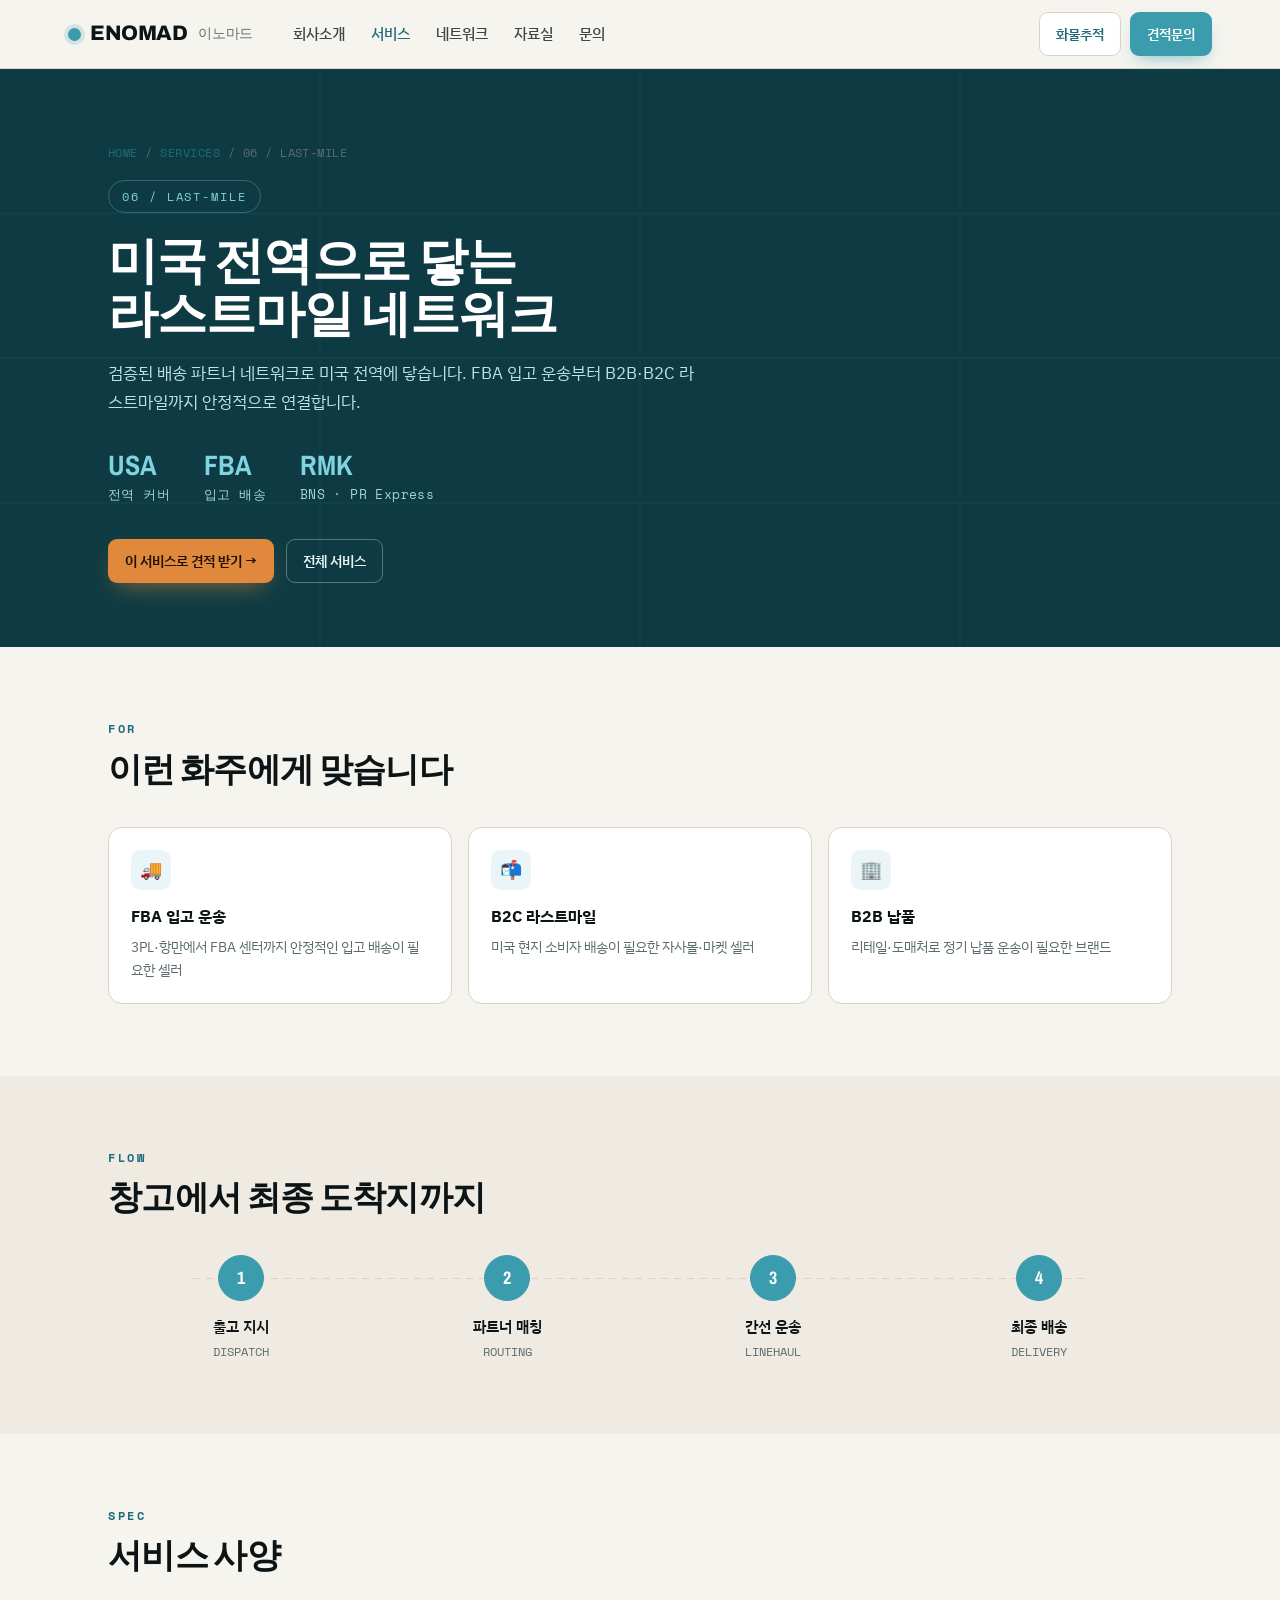
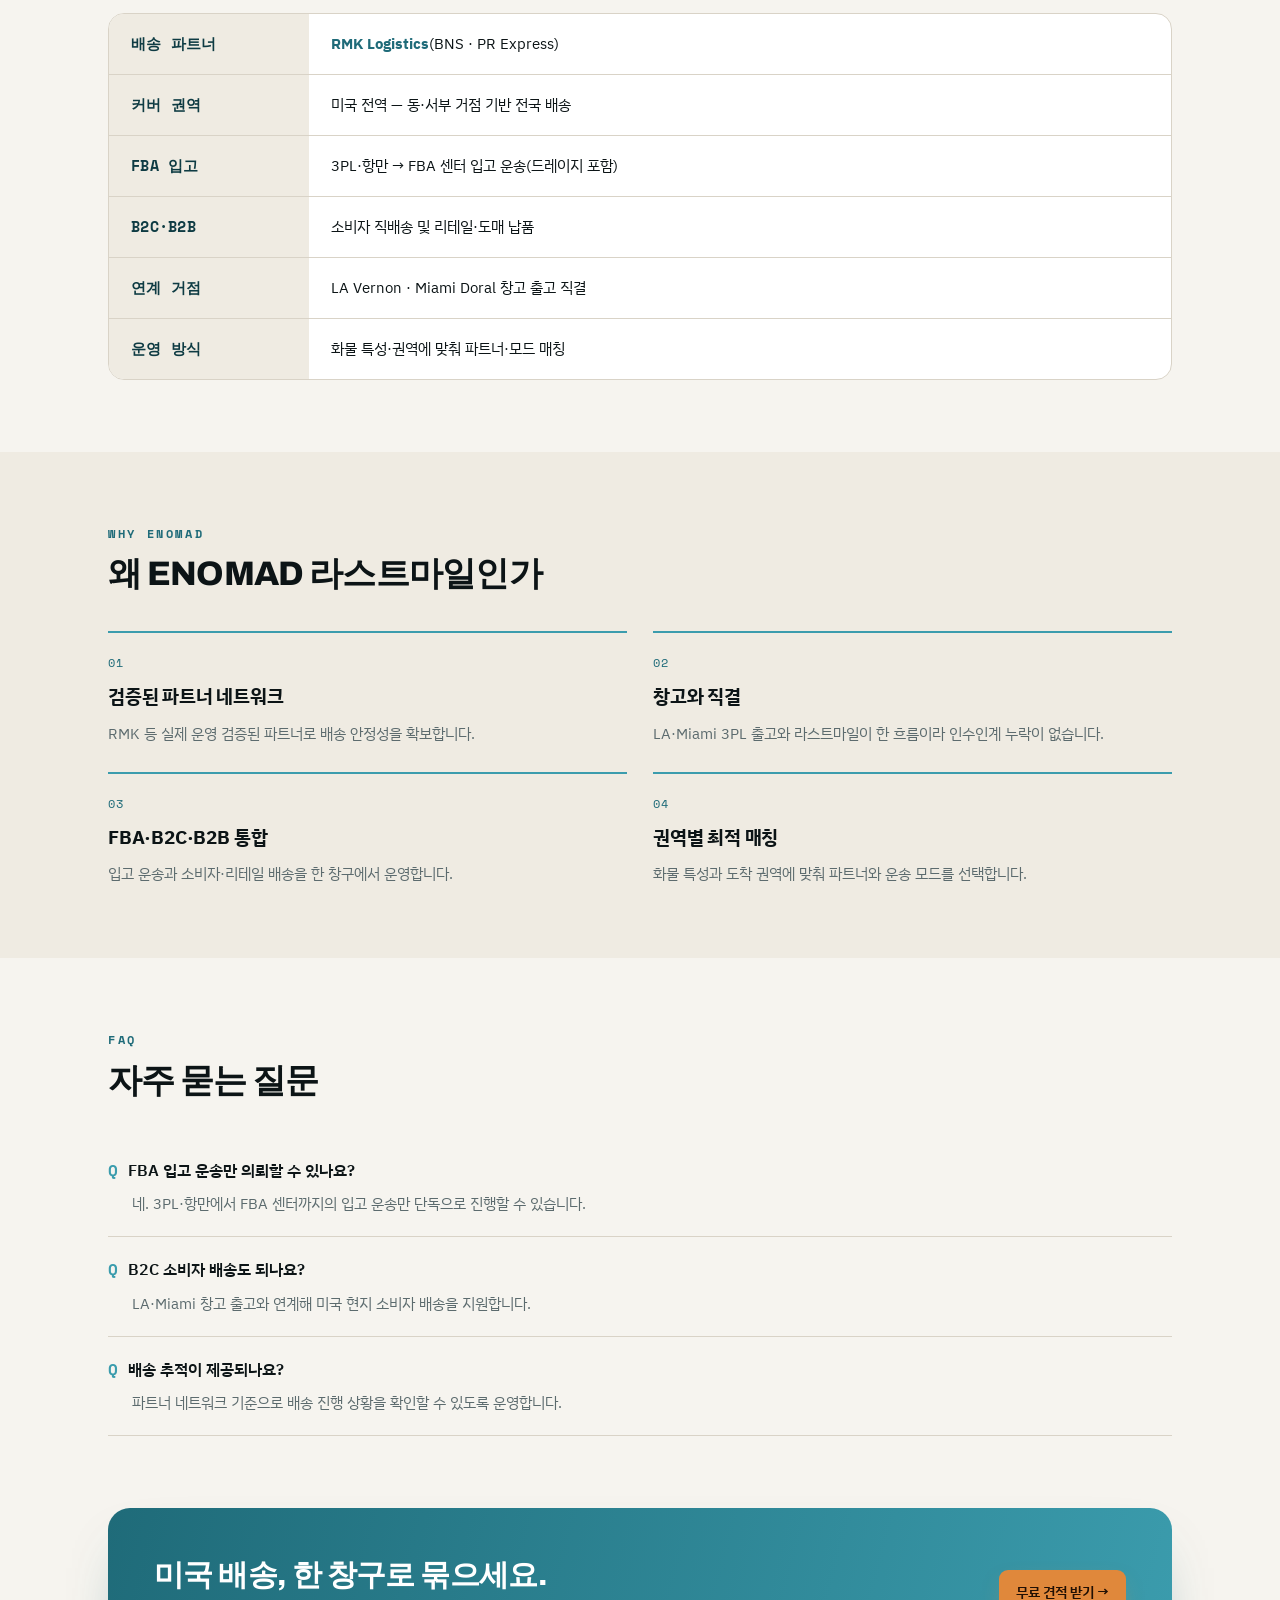
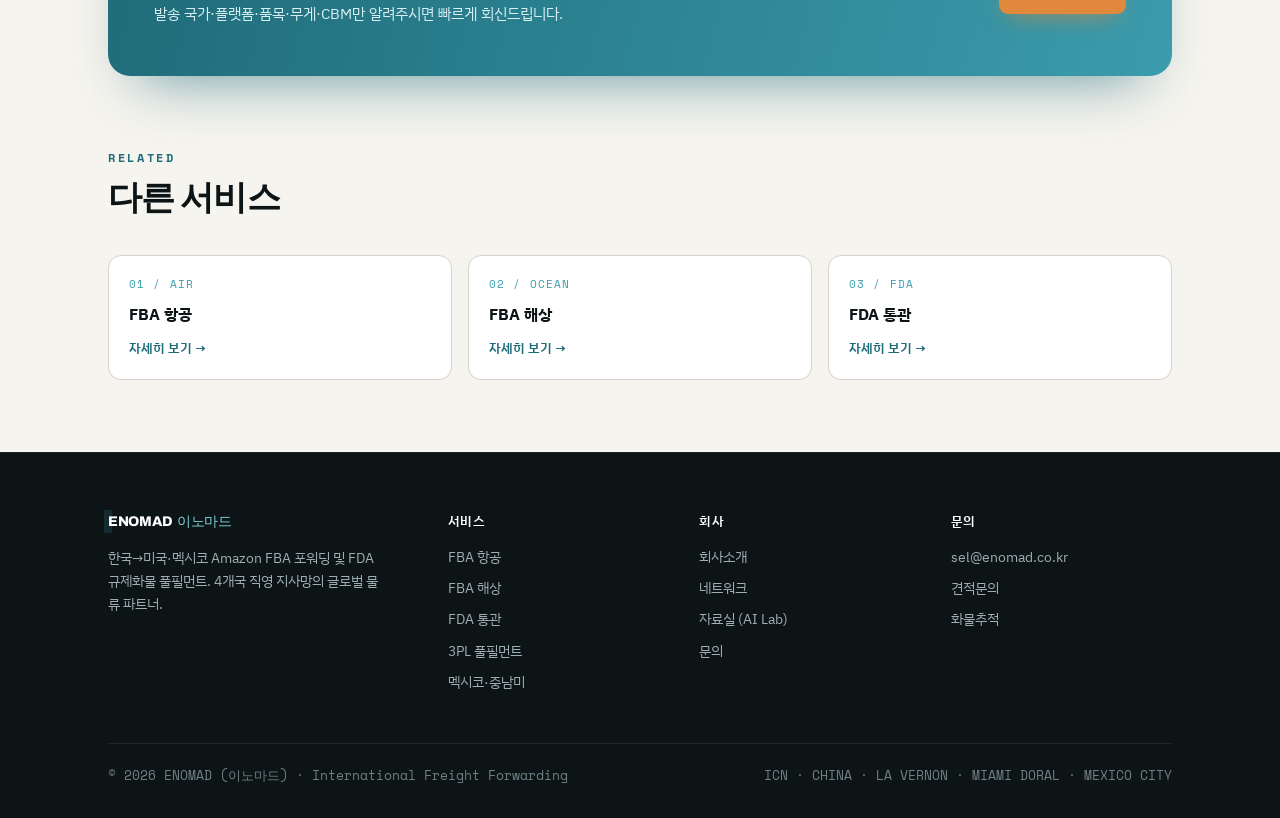
<file: services/lastmile.html>
<!DOCTYPE html>
<html lang="ko">
<head>
<meta charset="UTF-8">
<meta name="viewport" content="width=device-width, initial-scale=1.0">
<title>미국 내 라스트마일 · ENOMAD 이노마드</title>
<meta name="description" content="미국 내 라스트마일 배송. RMK Logistics(BNS·PR Express) 파트너 네트워크로 미국 전역 FBA 입고 및 B2B·B2C 배송.">
<link rel="preconnect" href="https://fonts.googleapis.com">
<link rel="preconnect" href="https://fonts.gstatic.com" crossorigin>
<link href="https://fonts.googleapis.com/css2?family=Archivo:wght@400;500;600;700;800&family=Archivo+Narrow:wght@600;700&family=IBM+Plex+Sans+KR:wght@300;400;500;600;700&family=Space+Mono:wght@400;700&display=swap" rel="stylesheet">
<link rel="stylesheet" href="../assets/css/service.css">
</head>
<body>

<header>
  <div class="nav">
    <a href="../index.html" class="logo"><span class="mark"></span>ENOMAD<span class="ko">이노마드</span></a>
    <nav class="nav-links">
      <a href="../about.html">회사소개</a>
      <a href="index.html" class="on">서비스</a>
      <a href="../network.html">네트워크</a>
      <a href="../resources/">자료실</a>
      <a href="../contact/">문의</a>
    </nav>
    <div class="nav-cta">
      <a href="../contact/#track" class="btn btn-ghost">화물추적</a>
      <a href="../contact/" class="btn btn-solid">견적문의</a>
    </div>
    <button class="hamb" id="hamb" aria-label="메뉴"><span></span><span></span><span></span></button>
  </div>
</header>
<div class="mob-menu" id="mobMenu">
  <a href="../about.html">회사소개</a>
  <a href="index.html">서비스</a>
  <a href="../network.html">네트워크</a>
  <a href="../resources/">자료실</a>
  <a href="../contact/">문의</a>
  <a href="../contact/" class="btn btn-solid">견적문의</a>
</div>

<!-- HERO -->
<section class="svc-hero">
  <div class="bgline" aria-hidden="true">
    <svg width="100%" height="100%" preserveAspectRatio="none" viewBox="0 0 1200 400">
      <g stroke="#3B9CAD" stroke-width="1">
        <line x1="0" y1="100" x2="1200" y2="100"/><line x1="0" y1="200" x2="1200" y2="200"/><line x1="0" y1="300" x2="1200" y2="300"/>
        <line x1="300" y1="0" x2="300" y2="400"/><line x1="600" y1="0" x2="600" y2="400"/><line x1="900" y1="0" x2="900" y2="400"/>
      </g>
    </svg>
  </div>
  <div class="wrap">
    <div class="crumb"><a href="../index.html">HOME</a> / <a href="index.html">SERVICES</a> / 06 / LAST-MILE</div>
    <span class="kicker" style="margin-top:18px;display:inline-flex">06 / LAST-MILE</span>
    <h1>미국 전역으로 닿는<br>라스트마일 네트워크</h1>
    <p class="sub">검증된 배송 파트너 네트워크로 미국 전역에 닿습니다. FBA 입고 운송부터 B2B·B2C 라스트마일까지 안정적으로 연결합니다.</p>
    <div class="hero-stats">
      <div class="hs"><div class="n">USA</div><div class="l">전역 커버</div></div>
      <div class="hs"><div class="n">FBA</div><div class="l">입고 배송</div></div>
      <div class="hs"><div class="n">RMK</div><div class="l">BNS · PR Express</div></div>
    </div>
    <div class="hero-cta">
      <a href="../contact/" class="btn btn-amber">이 서비스로 견적 받기 →</a>
      <a href="index.html" class="btn btn-line">전체 서비스</a>
    </div>
  </div>
</section>

<!-- FOR WHOM -->
<section class="sec">
  <div class="wrap">
    <div class="sec-head">
      <div class="eyebrow">For</div>
      <h2>이런 화주에게 맞습니다</h2>
    </div>
    <div class="foruse">
      <div class="it reveal">
        <div class="ic">🚚</div>
        <h4>FBA 입고 운송</h4>
        <p>3PL·항만에서 FBA 센터까지 안정적인 입고 배송이 필요한 셀러</p>
      </div>
      <div class="it reveal">
        <div class="ic">📬</div>
        <h4>B2C 라스트마일</h4>
        <p>미국 현지 소비자 배송이 필요한 자사몰·마켓 셀러</p>
      </div>
      <div class="it reveal">
        <div class="ic">🏢</div>
        <h4>B2B 납품</h4>
        <p>리테일·도매처로 정기 납품 운송이 필요한 브랜드</p>
      </div>
    </div>
  </div>
</section>

<!-- FLOW -->
<section class="sec flow">
  <div class="wrap">
    <div class="sec-head">
      <div class="eyebrow">Flow</div>
      <h2>창고에서 최종 도착지까지</h2>
    </div>
    <div class="flow-track c4">
      <div class="fstep"><div class="dot">1</div><h4>출고 지시</h4><p>DISPATCH</p></div>
      <div class="fstep"><div class="dot">2</div><h4>파트너 매칭</h4><p>ROUTING</p></div>
      <div class="fstep"><div class="dot">3</div><h4>간선 운송</h4><p>LINEHAUL</p></div>
      <div class="fstep"><div class="dot">4</div><h4>최종 배송</h4><p>DELIVERY</p></div>
    </div>
  </div>
</section>

<!-- SPEC -->
<section class="sec">
  <div class="wrap">
    <div class="sec-head">
      <div class="eyebrow">Spec</div>
      <h2>서비스 사양</h2>
    </div>
    <div class="spec">
      <div class="row"><div class="k">배송 파트너</div><div class="v"><strong>RMK Logistics</strong>(BNS · PR Express)</div></div>
      <div class="row"><div class="k">커버 권역</div><div class="v">미국 전역 — 동·서부 거점 기반 전국 배송</div></div>
      <div class="row"><div class="k">FBA 입고</div><div class="v">3PL·항만 → FBA 센터 입고 운송(드레이지 포함)</div></div>
      <div class="row"><div class="k">B2C·B2B</div><div class="v">소비자 직배송 및 리테일·도매 납품</div></div>
      <div class="row"><div class="k">연계 거점</div><div class="v">LA Vernon · Miami Doral 창고 출고 직결</div></div>
      <div class="row"><div class="k">운영 방식</div><div class="v">화물 특성·권역에 맞춰 파트너·모드 매칭</div></div>
    </div>
    
  </div>
</section>

<!-- STRENGTH -->
<section class="sec flow">
  <div class="wrap">
    <div class="sec-head">
      <div class="eyebrow">Why ENOMAD</div>
      <h2>왜 ENOMAD 라스트마일인가</h2>
    </div>
    <div class="str-grid">
      <div class="str reveal">
        <div class="k">01</div>
        <h3>검증된 파트너 네트워크</h3>
        <p>RMK 등 실제 운영 검증된 파트너로 배송 안정성을 확보합니다.</p>
      </div>
      <div class="str reveal">
        <div class="k">02</div>
        <h3>창고와 직결</h3>
        <p>LA·Miami 3PL 출고와 라스트마일이 한 흐름이라 인수인계 누락이 없습니다.</p>
      </div>
      <div class="str reveal">
        <div class="k">03</div>
        <h3>FBA·B2C·B2B 통합</h3>
        <p>입고 운송과 소비자·리테일 배송을 한 창구에서 운영합니다.</p>
      </div>
      <div class="str reveal">
        <div class="k">04</div>
        <h3>권역별 최적 매칭</h3>
        <p>화물 특성과 도착 권역에 맞춰 파트너와 운송 모드를 선택합니다.</p>
      </div>
    </div>
  </div>
</section>

<!-- FAQ -->
<section class="sec">
  <div class="wrap">
    <div class="sec-head">
      <div class="eyebrow">FAQ</div>
      <h2>자주 묻는 질문</h2>
    </div>
    <div class="faq">
      <div class="qa">
        <div class="q"><b>Q</b>FBA 입고 운송만 의뢰할 수 있나요?</div>
        <div class="a">네. 3PL·항만에서 FBA 센터까지의 입고 운송만 단독으로 진행할 수 있습니다.</div>
      </div>
      <div class="qa">
        <div class="q"><b>Q</b>B2C 소비자 배송도 되나요?</div>
        <div class="a">LA·Miami 창고 출고와 연계해 미국 현지 소비자 배송을 지원합니다.</div>
      </div>
      <div class="qa">
        <div class="q"><b>Q</b>배송 추적이 제공되나요?</div>
        <div class="a">파트너 네트워크 기준으로 배송 진행 상황을 확인할 수 있도록 운영합니다.</div>
      </div>
    </div>
  </div>
</section>

<!-- CTA -->
<section class="sec" style="padding-top:0">
  <div class="wrap">
    <div class="cta-band">
      <div>
        <h2>미국 배송, 한 창구로 묶으세요.</h2>
        <p>발송 국가·플랫폼·품목·무게·CBM만 알려주시면 빠르게 회신드립니다.</p>
      </div>
      <a href="../contact/" class="btn btn-amber">무료 견적 받기 →</a>
    </div>
  </div>
</section>

<!-- RELATED -->
<section class="sec" style="padding-top:0">
  <div class="wrap">
    <div class="sec-head"><div class="eyebrow">Related</div><h2>다른 서비스</h2></div>
    <div class="related">
      <a href="fba-air.html">
        <div class="idx">01 / AIR</div>
        <h4>FBA 항공</h4>
        <div class="ar">자세히 보기 →</div>
      </a>
      <a href="fba-ocean.html">
        <div class="idx">02 / OCEAN</div>
        <h4>FBA 해상</h4>
        <div class="ar">자세히 보기 →</div>
      </a>
      <a href="fda.html">
        <div class="idx">03 / FDA</div>
        <h4>FDA 통관</h4>
        <div class="ar">자세히 보기 →</div>
      </a>
    </div>
  </div>
</section>

<footer>
  <div class="wrap">
    <div class="foot-grid">
      <div class="foot-brand">
        <a href="../index.html" class="logo"><span class="mark"></span>ENOMAD<span class="ko"> 이노마드</span></a>
        <p>한국→미국·멕시코 Amazon FBA 포워딩 및 FDA 규제화물 풀필먼트. 4개국 직영 지사망의 글로벌 물류 파트너.</p>
      </div>
      <div>
        <h5>서비스</h5>
        <a href="fba-air.html">FBA 항공</a>
        <a href="fba-ocean.html">FBA 해상</a>
        <a href="fda.html">FDA 통관</a>
        <a href="fulfillment.html">3PL 풀필먼트</a>
        <a href="mexico.html">멕시코·중남미</a>
      </div>
      <div>
        <h5>회사</h5>
        <a href="../about.html">회사소개</a>
        <a href="../network.html">네트워크</a>
        <a href="../resources/">자료실 (AI Lab)</a>
        <a href="../contact/">문의</a>
      </div>
      <div>
        <h5>문의</h5>
        <a href="mailto:sel@enomad.co.kr">sel@enomad.co.kr</a>
        <a href="../contact/">견적문의</a>
        <a href="../contact/#track">화물추적</a>
      </div>
    </div>
    <div class="foot-bot">
      <span>© 2026 ENOMAD (이노마드) · International Freight Forwarding</span>
      <span>ICN · CHINA · LA VERNON · MIAMI DORAL · MEXICO CITY</span>
    </div>
  </div>
</footer>

<script>
  const hamb=document.getElementById('hamb'),mob=document.getElementById('mobMenu');
  hamb.addEventListener('click',()=>mob.classList.toggle('open'));
  mob.querySelectorAll('a').forEach(a=>a.addEventListener('click',()=>mob.classList.remove('open')));
  const io=new IntersectionObserver((es)=>es.forEach(e=>{if(e.isIntersecting){e.target.classList.add('in');io.unobserve(e.target);}}),{threshold:.12});
  document.querySelectorAll('.reveal').forEach(el=>io.observe(el));
</script>
</body>
</html>
</file>
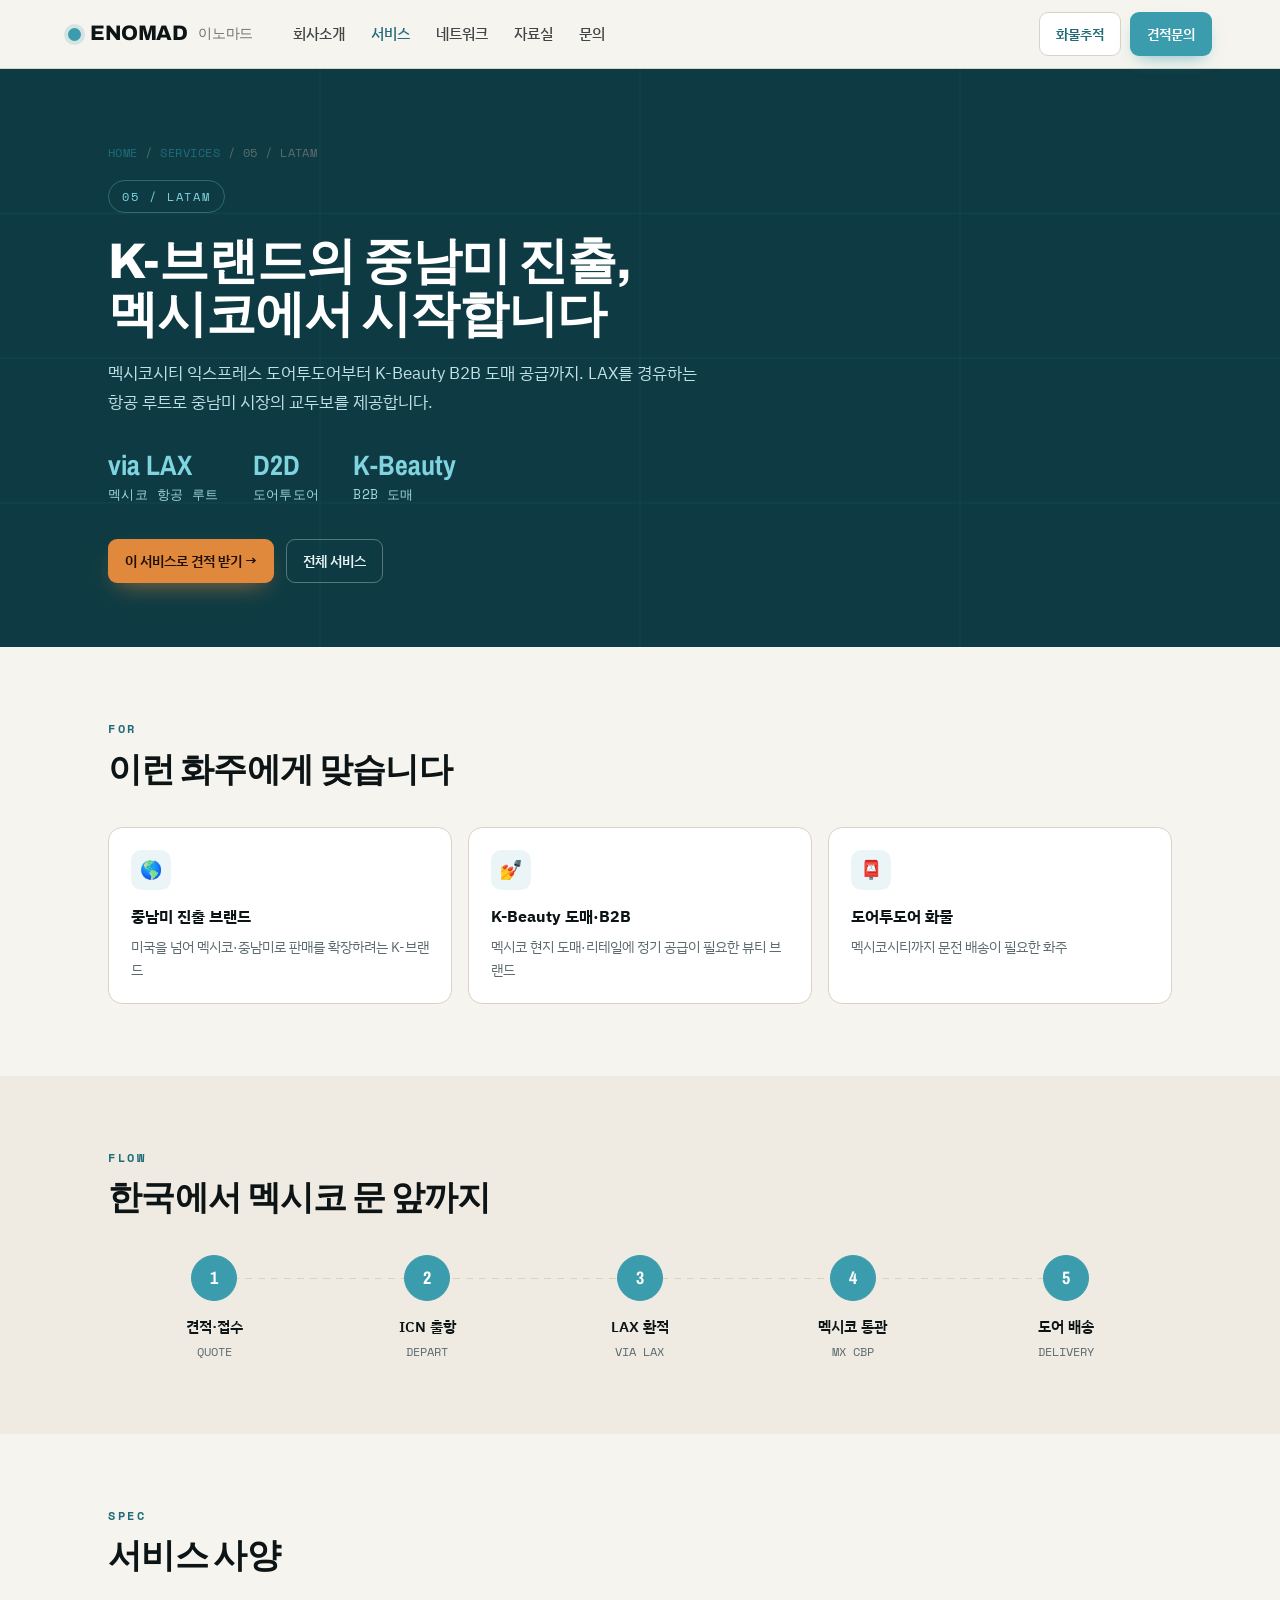
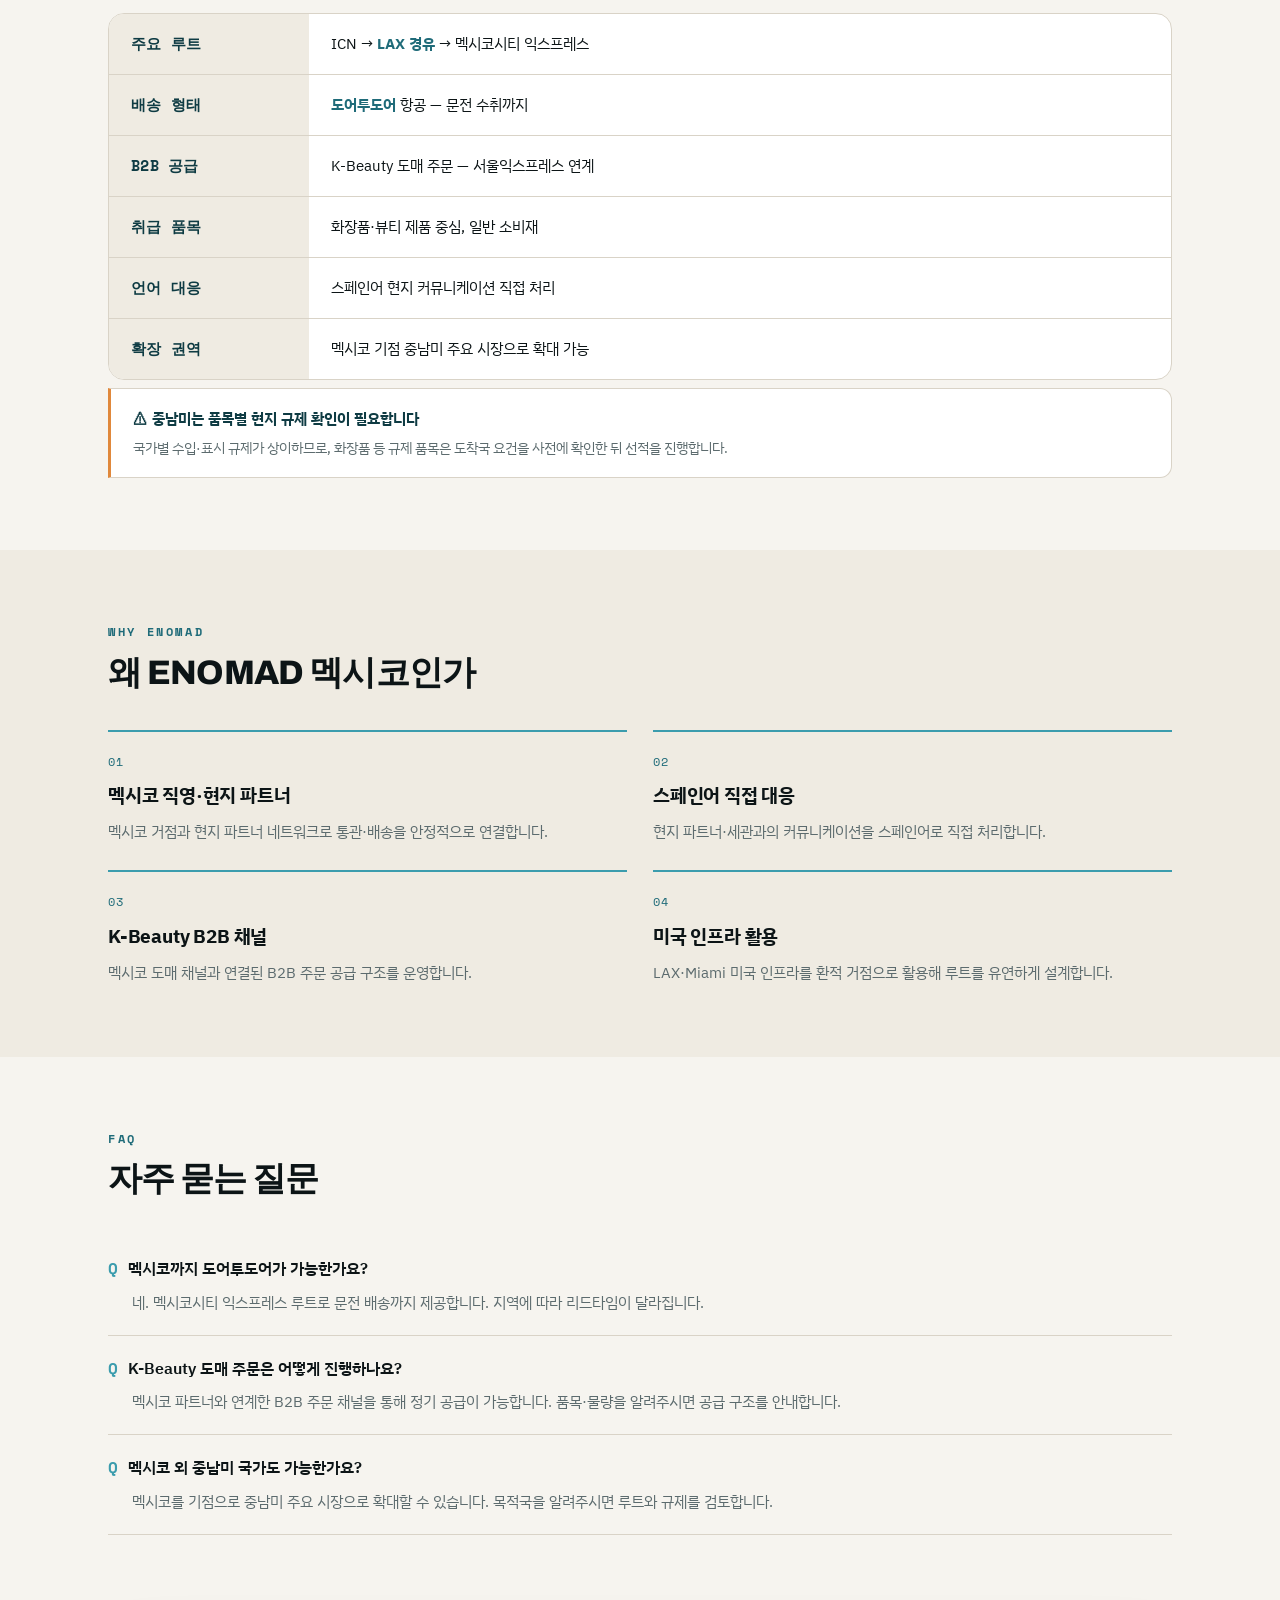
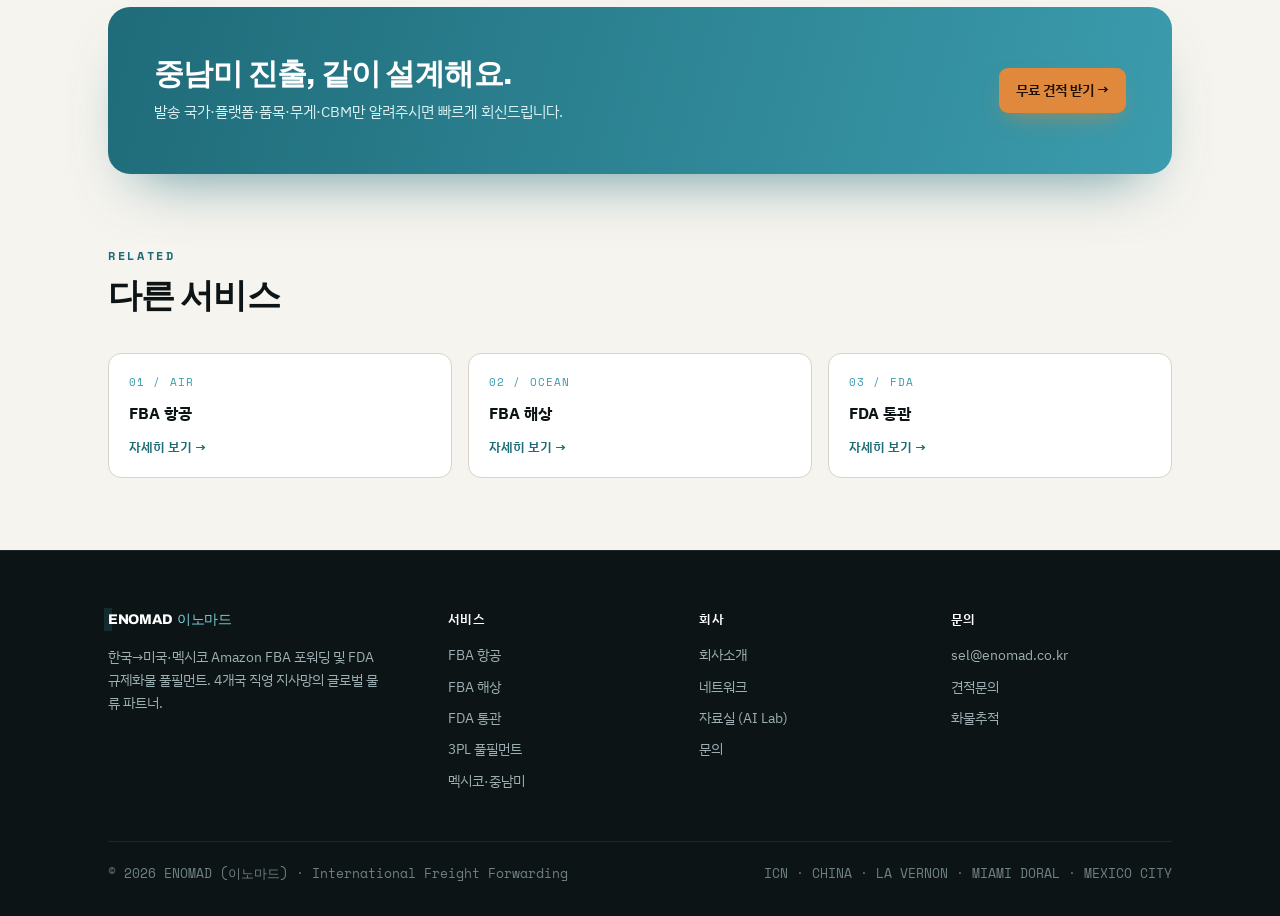
<file: services/mexico.html>
<!DOCTYPE html>
<html lang="ko">
<head>
<meta charset="UTF-8">
<meta name="viewport" content="width=device-width, initial-scale=1.0">
<title>멕시코·중남미 물류 · ENOMAD 이노마드</title>
<meta name="description" content="멕시코·중남미 물류. 멕시코시티 익스프레스 도어투도어, K-Beauty B2B 도매. LAX 경유 중남미 진출 교두보.">
<link rel="preconnect" href="https://fonts.googleapis.com">
<link rel="preconnect" href="https://fonts.gstatic.com" crossorigin>
<link href="https://fonts.googleapis.com/css2?family=Archivo:wght@400;500;600;700;800&family=Archivo+Narrow:wght@600;700&family=IBM+Plex+Sans+KR:wght@300;400;500;600;700&family=Space+Mono:wght@400;700&display=swap" rel="stylesheet">
<link rel="stylesheet" href="../assets/css/service.css">
</head>
<body>

<header>
  <div class="nav">
    <a href="../index.html" class="logo"><span class="mark"></span>ENOMAD<span class="ko">이노마드</span></a>
    <nav class="nav-links">
      <a href="../about.html">회사소개</a>
      <a href="index.html" class="on">서비스</a>
      <a href="../network.html">네트워크</a>
      <a href="../resources/">자료실</a>
      <a href="../contact/">문의</a>
    </nav>
    <div class="nav-cta">
      <a href="../contact/#track" class="btn btn-ghost">화물추적</a>
      <a href="../contact/" class="btn btn-solid">견적문의</a>
    </div>
    <button class="hamb" id="hamb" aria-label="메뉴"><span></span><span></span><span></span></button>
  </div>
</header>
<div class="mob-menu" id="mobMenu">
  <a href="../about.html">회사소개</a>
  <a href="index.html">서비스</a>
  <a href="../network.html">네트워크</a>
  <a href="../resources/">자료실</a>
  <a href="../contact/">문의</a>
  <a href="../contact/" class="btn btn-solid">견적문의</a>
</div>

<!-- HERO -->
<section class="svc-hero">
  <div class="bgline" aria-hidden="true">
    <svg width="100%" height="100%" preserveAspectRatio="none" viewBox="0 0 1200 400">
      <g stroke="#3B9CAD" stroke-width="1">
        <line x1="0" y1="100" x2="1200" y2="100"/><line x1="0" y1="200" x2="1200" y2="200"/><line x1="0" y1="300" x2="1200" y2="300"/>
        <line x1="300" y1="0" x2="300" y2="400"/><line x1="600" y1="0" x2="600" y2="400"/><line x1="900" y1="0" x2="900" y2="400"/>
      </g>
    </svg>
  </div>
  <div class="wrap">
    <div class="crumb"><a href="../index.html">HOME</a> / <a href="index.html">SERVICES</a> / 05 / LATAM</div>
    <span class="kicker" style="margin-top:18px;display:inline-flex">05 / LATAM</span>
    <h1>K-브랜드의 중남미 진출,<br>멕시코에서 시작합니다</h1>
    <p class="sub">멕시코시티 익스프레스 도어투도어부터 K-Beauty B2B 도매 공급까지. LAX를 경유하는 항공 루트로 중남미 시장의 교두보를 제공합니다.</p>
    <div class="hero-stats">
      <div class="hs"><div class="n">via LAX</div><div class="l">멕시코 항공 루트</div></div>
      <div class="hs"><div class="n">D2D</div><div class="l">도어투도어</div></div>
      <div class="hs"><div class="n">K-Beauty</div><div class="l">B2B 도매</div></div>
    </div>
    <div class="hero-cta">
      <a href="../contact/" class="btn btn-amber">이 서비스로 견적 받기 →</a>
      <a href="index.html" class="btn btn-line">전체 서비스</a>
    </div>
  </div>
</section>

<!-- FOR WHOM -->
<section class="sec">
  <div class="wrap">
    <div class="sec-head">
      <div class="eyebrow">For</div>
      <h2>이런 화주에게 맞습니다</h2>
    </div>
    <div class="foruse">
      <div class="it reveal">
        <div class="ic">🌎</div>
        <h4>중남미 진출 브랜드</h4>
        <p>미국을 넘어 멕시코·중남미로 판매를 확장하려는 K-브랜드</p>
      </div>
      <div class="it reveal">
        <div class="ic">💅</div>
        <h4>K-Beauty 도매·B2B</h4>
        <p>멕시코 현지 도매·리테일에 정기 공급이 필요한 뷰티 브랜드</p>
      </div>
      <div class="it reveal">
        <div class="ic">📮</div>
        <h4>도어투도어 화물</h4>
        <p>멕시코시티까지 문전 배송이 필요한 화주</p>
      </div>
    </div>
  </div>
</section>

<!-- FLOW -->
<section class="sec flow">
  <div class="wrap">
    <div class="sec-head">
      <div class="eyebrow">Flow</div>
      <h2>한국에서 멕시코 문 앞까지</h2>
    </div>
    <div class="flow-track c5">
      <div class="fstep"><div class="dot">1</div><h4>견적·접수</h4><p>QUOTE</p></div>
      <div class="fstep"><div class="dot">2</div><h4>ICN 출항</h4><p>DEPART</p></div>
      <div class="fstep"><div class="dot">3</div><h4>LAX 환적</h4><p>VIA LAX</p></div>
      <div class="fstep"><div class="dot">4</div><h4>멕시코 통관</h4><p>MX CBP</p></div>
      <div class="fstep"><div class="dot">5</div><h4>도어 배송</h4><p>DELIVERY</p></div>
    </div>
  </div>
</section>

<!-- SPEC -->
<section class="sec">
  <div class="wrap">
    <div class="sec-head">
      <div class="eyebrow">Spec</div>
      <h2>서비스 사양</h2>
    </div>
    <div class="spec">
      <div class="row"><div class="k">주요 루트</div><div class="v">ICN → <strong>LAX 경유</strong> → 멕시코시티 익스프레스</div></div>
      <div class="row"><div class="k">배송 형태</div><div class="v"><strong>도어투도어</strong> 항공 — 문전 수취까지</div></div>
      <div class="row"><div class="k">B2B 공급</div><div class="v">K-Beauty 도매 주문 — 서울익스프레스 연계</div></div>
      <div class="row"><div class="k">취급 품목</div><div class="v">화장품·뷰티 제품 중심, 일반 소비재</div></div>
      <div class="row"><div class="k">언어 대응</div><div class="v">스페인어 현지 커뮤니케이션 직접 처리</div></div>
      <div class="row"><div class="k">확장 권역</div><div class="v">멕시코 기점 중남미 주요 시장으로 확대 가능</div></div>
    </div>
    <div class="note"><div class="t">⚠ 중남미는 품목별 현지 규제 확인이 필요합니다</div><p>국가별 수입·표시 규제가 상이하므로, 화장품 등 규제 품목은 도착국 요건을 사전에 확인한 뒤 선적을 진행합니다.</p></div>
  </div>
</section>

<!-- STRENGTH -->
<section class="sec flow">
  <div class="wrap">
    <div class="sec-head">
      <div class="eyebrow">Why ENOMAD</div>
      <h2>왜 ENOMAD 멕시코인가</h2>
    </div>
    <div class="str-grid">
      <div class="str reveal">
        <div class="k">01</div>
        <h3>멕시코 직영·현지 파트너</h3>
        <p>멕시코 거점과 현지 파트너 네트워크로 통관·배송을 안정적으로 연결합니다.</p>
      </div>
      <div class="str reveal">
        <div class="k">02</div>
        <h3>스페인어 직접 대응</h3>
        <p>현지 파트너·세관과의 커뮤니케이션을 스페인어로 직접 처리합니다.</p>
      </div>
      <div class="str reveal">
        <div class="k">03</div>
        <h3>K-Beauty B2B 채널</h3>
        <p>멕시코 도매 채널과 연결된 B2B 주문 공급 구조를 운영합니다.</p>
      </div>
      <div class="str reveal">
        <div class="k">04</div>
        <h3>미국 인프라 활용</h3>
        <p>LAX·Miami 미국 인프라를 환적 거점으로 활용해 루트를 유연하게 설계합니다.</p>
      </div>
    </div>
  </div>
</section>

<!-- FAQ -->
<section class="sec">
  <div class="wrap">
    <div class="sec-head">
      <div class="eyebrow">FAQ</div>
      <h2>자주 묻는 질문</h2>
    </div>
    <div class="faq">
      <div class="qa">
        <div class="q"><b>Q</b>멕시코까지 도어투도어가 가능한가요?</div>
        <div class="a">네. 멕시코시티 익스프레스 루트로 문전 배송까지 제공합니다. 지역에 따라 리드타임이 달라집니다.</div>
      </div>
      <div class="qa">
        <div class="q"><b>Q</b>K-Beauty 도매 주문은 어떻게 진행하나요?</div>
        <div class="a">멕시코 파트너와 연계한 B2B 주문 채널을 통해 정기 공급이 가능합니다. 품목·물량을 알려주시면 공급 구조를 안내합니다.</div>
      </div>
      <div class="qa">
        <div class="q"><b>Q</b>멕시코 외 중남미 국가도 가능한가요?</div>
        <div class="a">멕시코를 기점으로 중남미 주요 시장으로 확대할 수 있습니다. 목적국을 알려주시면 루트와 규제를 검토합니다.</div>
      </div>
    </div>
  </div>
</section>

<!-- CTA -->
<section class="sec" style="padding-top:0">
  <div class="wrap">
    <div class="cta-band">
      <div>
        <h2>중남미 진출, 같이 설계해요.</h2>
        <p>발송 국가·플랫폼·품목·무게·CBM만 알려주시면 빠르게 회신드립니다.</p>
      </div>
      <a href="../contact/" class="btn btn-amber">무료 견적 받기 →</a>
    </div>
  </div>
</section>

<!-- RELATED -->
<section class="sec" style="padding-top:0">
  <div class="wrap">
    <div class="sec-head"><div class="eyebrow">Related</div><h2>다른 서비스</h2></div>
    <div class="related">
      <a href="fba-air.html">
        <div class="idx">01 / AIR</div>
        <h4>FBA 항공</h4>
        <div class="ar">자세히 보기 →</div>
      </a>
      <a href="fba-ocean.html">
        <div class="idx">02 / OCEAN</div>
        <h4>FBA 해상</h4>
        <div class="ar">자세히 보기 →</div>
      </a>
      <a href="fda.html">
        <div class="idx">03 / FDA</div>
        <h4>FDA 통관</h4>
        <div class="ar">자세히 보기 →</div>
      </a>
    </div>
  </div>
</section>

<footer>
  <div class="wrap">
    <div class="foot-grid">
      <div class="foot-brand">
        <a href="../index.html" class="logo"><span class="mark"></span>ENOMAD<span class="ko"> 이노마드</span></a>
        <p>한국→미국·멕시코 Amazon FBA 포워딩 및 FDA 규제화물 풀필먼트. 4개국 직영 지사망의 글로벌 물류 파트너.</p>
      </div>
      <div>
        <h5>서비스</h5>
        <a href="fba-air.html">FBA 항공</a>
        <a href="fba-ocean.html">FBA 해상</a>
        <a href="fda.html">FDA 통관</a>
        <a href="fulfillment.html">3PL 풀필먼트</a>
        <a href="mexico.html">멕시코·중남미</a>
      </div>
      <div>
        <h5>회사</h5>
        <a href="../about.html">회사소개</a>
        <a href="../network.html">네트워크</a>
        <a href="../resources/">자료실 (AI Lab)</a>
        <a href="../contact/">문의</a>
      </div>
      <div>
        <h5>문의</h5>
        <a href="mailto:sel@enomad.co.kr">sel@enomad.co.kr</a>
        <a href="../contact/">견적문의</a>
        <a href="../contact/#track">화물추적</a>
      </div>
    </div>
    <div class="foot-bot">
      <span>© 2026 ENOMAD (이노마드) · International Freight Forwarding</span>
      <span>ICN · CHINA · LA VERNON · MIAMI DORAL · MEXICO CITY</span>
    </div>
  </div>
</footer>

<script>
  const hamb=document.getElementById('hamb'),mob=document.getElementById('mobMenu');
  hamb.addEventListener('click',()=>mob.classList.toggle('open'));
  mob.querySelectorAll('a').forEach(a=>a.addEventListener('click',()=>mob.classList.remove('open')));
  const io=new IntersectionObserver((es)=>es.forEach(e=>{if(e.isIntersecting){e.target.classList.add('in');io.unobserve(e.target);}}),{threshold:.12});
  document.querySelectorAll('.reveal').forEach(el=>io.observe(el));
</script>
</body>
</html>
</file>
<file: assets/css/service.css>
:root{
  --teal:#3B9CAD;--teal-2:#4A9BAF;--teal-deep:#1F6B79;--teal-ink:#0E3B43;
  --ink:#0C1416;--paper:#F6F4EF;--paper-2:#EFEBE2;--line:#D9D3C7;
  --amber:#E0883B;--white:#fff;--mute:#5C6B6E;
  --shadow:0 1px 0 rgba(12,20,22,.04),0 18px 40px -24px rgba(12,20,22,.28);
}
*{margin:0;padding:0;box-sizing:border-box}
html{scroll-behavior:smooth}
body{font-family:'IBM Plex Sans KR',sans-serif;color:var(--ink);background:var(--paper);-webkit-font-smoothing:antialiased;line-height:1.6;overflow-x:hidden}
.mono{font-family:'Space Mono',monospace}
a{color:inherit;text-decoration:none}
.wrap{max-width:1120px;margin:0 auto;padding:0 28px}
.eyebrow{font-family:'Space Mono',monospace;font-size:12px;letter-spacing:.22em;text-transform:uppercase;color:var(--teal-deep);font-weight:700}

/* HEADER */
header{position:sticky;top:0;z-index:50;background:rgba(246,244,239,.85);backdrop-filter:blur(12px);border-bottom:1px solid var(--line)}
.nav{display:flex;align-items:center;gap:32px;height:68px;max-width:1200px;margin:0 auto;padding:0 28px}
.logo{display:flex;align-items:center;gap:9px;font-family:'Archivo',sans-serif;font-weight:800;font-size:21px;letter-spacing:-.02em;color:var(--ink)}
.logo .mark{width:13px;height:13px;border-radius:50%;background:var(--teal);box-shadow:0 0 0 4px rgba(59,156,173,.18)}
.logo .ko{font-weight:400;font-size:14px;opacity:.6;margin-left:2px}
.nav-links{display:flex;gap:26px;margin-left:8px}
.nav-links a{font-size:15px;font-weight:500;color:var(--ink);opacity:.78;transition:opacity .2s}
.nav-links a:hover,.nav-links a.on{opacity:1;color:var(--teal-deep)}
.nav-cta{margin-left:auto;display:flex;gap:9px;align-items:center}
.btn{display:inline-flex;align-items:center;gap:7px;font-weight:600;font-size:14px;padding:10px 16px;border-radius:9px;border:1px solid transparent;cursor:pointer;transition:.18s;white-space:nowrap}
.btn-ghost{border-color:var(--line);background:var(--white);color:var(--teal-deep)}
.btn-ghost:hover{border-color:var(--teal);color:var(--teal)}
.btn-solid{background:var(--teal);color:#fff;box-shadow:0 8px 18px -8px rgba(59,156,173,.7)}
.btn-solid:hover{background:var(--teal-deep)}
.btn-amber{background:var(--amber);color:#211004;box-shadow:0 10px 24px -10px rgba(224,136,59,.7)}
.btn-amber:hover{filter:brightness(1.06)}
.btn-line{border-color:rgba(255,255,255,.3);color:#EAF4F5}
.btn-line:hover{border-color:#7FD4E0;color:#7FD4E0}
.hamb{display:none;margin-left:auto;background:none;border:1px solid var(--line);border-radius:8px;padding:8px 10px;cursor:pointer}
.hamb span{display:block;width:18px;height:2px;background:var(--ink);margin:3px 0}
.mob-menu{display:none;position:fixed;inset:68px 0 0;background:var(--paper);z-index:49;padding:24px 28px;flex-direction:column;gap:4px}
.mob-menu.open{display:flex}
.mob-menu a{padding:14px 0;font-size:18px;font-weight:600;border-bottom:1px solid var(--line)}
.mob-menu .btn{margin-top:16px;justify-content:center}

/* BREADCRUMB */
.crumb{padding:20px 0 0;font-family:'Space Mono',monospace;font-size:12px;color:var(--mute);letter-spacing:.04em}
.crumb a{color:var(--teal-deep)}
.crumb a:hover{text-decoration:underline}

/* SERVICE HERO */
.svc-hero{background:var(--teal-ink);color:#EAF4F5;overflow:hidden;position:relative}
.svc-hero .wrap{position:relative;z-index:2;padding:54px 28px 64px}
.svc-hero .bgline{position:absolute;inset:0;opacity:.08}
.svc-hero .kicker{display:inline-flex;align-items:center;gap:9px;font-family:'Space Mono',monospace;font-size:12px;letter-spacing:.16em;color:#7FD4E0;text-transform:uppercase;border:1px solid rgba(127,212,224,.3);padding:6px 13px;border-radius:99px}
.svc-hero h1{font-family:'Archivo',sans-serif;font-weight:800;font-size:clamp(30px,4.4vw,50px);line-height:1.06;letter-spacing:-.02em;color:#fff;margin-top:22px;max-width:760px}
.svc-hero .sub{margin-top:18px;font-size:17px;color:#BFE0E5;max-width:600px;line-height:1.7}
.svc-hero .hero-stats{margin-top:34px;display:flex;gap:34px;flex-wrap:wrap}
.svc-hero .hs .n{font-family:'Archivo Narrow',sans-serif;font-weight:700;font-size:28px;color:#7FD4E0;line-height:1}
.svc-hero .hs .l{font-size:13px;color:#9FD6DE;margin-top:5px;font-family:'Space Mono',monospace;letter-spacing:.03em}
.svc-hero .hero-cta{margin-top:34px;display:flex;gap:12px;flex-wrap:wrap}

/* SECTION SHELL */
.sec{padding:72px 0}
.sec.tight{padding:54px 0}
.sec-head{max-width:680px;margin-bottom:38px}
.sec-head h2{font-family:'Archivo',sans-serif;font-weight:800;font-size:clamp(24px,3vw,34px);letter-spacing:-.02em;line-height:1.12;margin-top:12px}
.sec-head p{margin-top:13px;color:var(--mute);font-size:16px}

/* WHO / FOR */
.foruse{display:grid;grid-template-columns:repeat(3,1fr);gap:16px}
.foruse .it{background:var(--white);border:1px solid var(--line);border-radius:14px;padding:22px}
.foruse .it .ic{width:40px;height:40px;border-radius:10px;background:rgba(59,156,173,.1);display:grid;place-items:center;color:var(--teal-deep);font-size:18px}
.foruse .it h4{font-size:16px;font-weight:700;margin-top:14px}
.foruse .it p{font-size:14px;color:var(--mute);margin-top:7px}

/* FLOW */
.flow{background:var(--paper-2)}
.flow-track{display:grid;gap:0;position:relative}
.flow-track.c5{grid-template-columns:repeat(5,1fr)}
.flow-track.c4{grid-template-columns:repeat(4,1fr)}
.flow-track:before{content:"";position:absolute;top:23px;left:8%;right:8%;height:1px;background:repeating-linear-gradient(90deg,var(--line) 0 7px,transparent 7px 13px)}
.fstep{position:relative;padding:0 10px;text-align:center}
.fstep .dot{width:46px;height:46px;border-radius:50%;background:var(--teal);border:1px solid var(--teal);color:#fff;display:grid;place-items:center;margin:0 auto;position:relative;z-index:2;font-family:'Archivo Narrow',sans-serif;font-weight:700;font-size:18px}
.fstep h4{font-size:14.5px;font-weight:600;margin-top:14px}
.fstep p{font-size:12px;color:var(--mute);margin-top:4px;font-family:'Space Mono',monospace}

/* SPEC TABLE */
.spec{border:1px solid var(--line);border-radius:16px;overflow:hidden;background:var(--white)}
.spec .row{display:grid;grid-template-columns:200px 1fr;border-bottom:1px solid var(--line)}
.spec .row:last-child{border-bottom:none}
.spec .k{background:var(--paper-2);padding:18px 22px;font-weight:600;font-size:14.5px;color:var(--teal-ink);font-family:'Space Mono',monospace;letter-spacing:.02em}
.spec .v{padding:18px 22px;font-size:15px;color:var(--ink)}
.spec .v strong{color:var(--teal-deep)}

/* STRENGTH */
.str-grid{display:grid;grid-template-columns:repeat(2,1fr);gap:26px}
.str{border-top:2px solid var(--teal);padding-top:20px}
.str .k{font-family:'Space Mono',monospace;font-size:12px;color:var(--teal-deep);letter-spacing:.08em}
.str h3{font-size:19px;font-weight:700;margin-top:9px;letter-spacing:-.01em}
.str p{margin-top:10px;color:var(--mute);font-size:15px}

/* NOTE / ALERT BOX */
.note{border:1px solid var(--line);border-left:3px solid var(--amber);background:var(--white);border-radius:0 12px 12px 0;padding:18px 22px;margin-top:8px}
.note .t{font-weight:700;font-size:14.5px;color:var(--teal-ink);display:flex;align-items:center;gap:8px}
.note p{font-size:14px;color:var(--mute);margin-top:7px}

/* FAQ */
.faq .qa{border-bottom:1px solid var(--line);padding:20px 0}
.faq .q{font-weight:600;font-size:16px;display:flex;gap:10px}
.faq .q b{color:var(--teal);font-family:'Space Mono',monospace}
.faq .a{font-size:15px;color:var(--mute);margin-top:9px;padding-left:24px}

/* RELATED */
.related{display:grid;grid-template-columns:repeat(3,1fr);gap:16px}
.related a{border:1px solid var(--line);border-radius:13px;padding:20px;background:var(--white);transition:.2s}
.related a:hover{border-color:var(--teal);box-shadow:var(--shadow)}
.related .idx{font-family:'Space Mono',monospace;font-size:11px;color:var(--teal);letter-spacing:.1em}
.related h4{font-size:16px;font-weight:700;margin-top:9px}
.related .ar{margin-top:10px;font-size:13px;color:var(--teal-deep);font-weight:600}

/* CTA BAND */
.cta-band{background:linear-gradient(105deg,var(--teal-deep),var(--teal));color:#fff;border-radius:22px;padding:50px 46px;display:flex;align-items:center;justify-content:space-between;gap:28px;flex-wrap:wrap;box-shadow:0 30px 60px -30px rgba(31,107,121,.7)}
.cta-band h2{font-family:'Archivo',sans-serif;font-weight:800;font-size:clamp(22px,2.8vw,30px);letter-spacing:-.02em;line-height:1.14}
.cta-band p{margin-top:9px;color:#D9F0F3;font-size:15px}

/* FOOTER */
footer{background:var(--ink);color:#9DAFB2;padding:58px 0 32px;border-top:1px solid rgba(255,255,255,.07)}
.foot-grid{display:grid;grid-template-columns:1.4fr 1fr 1fr 1fr;gap:30px}
.foot-grid h5{color:#fff;font-size:13px;letter-spacing:.04em;margin-bottom:14px;font-weight:600}
.foot-grid a{display:block;font-size:14px;margin-bottom:9px;color:#9DAFB2;transition:.15s}
.foot-grid a:hover{color:#7FD4E0}
.foot-brand .logo{color:#fff;margin-bottom:14px}
.foot-brand .logo .ko{color:#7FD4E0;opacity:1}
.foot-brand p{font-size:13.5px;line-height:1.7;max-width:280px}
.foot-bot{margin-top:40px;padding-top:22px;border-top:1px solid rgba(255,255,255,.08);display:flex;justify-content:space-between;flex-wrap:wrap;gap:10px;font-size:12.5px;font-family:'Space Mono',monospace;color:#6E8084}

/* RESPONSIVE */
@media(max-width:920px){
  .nav-links,.nav-cta{display:none}
  .hamb{display:block}
  .foruse,.str-grid,.related{grid-template-columns:1fr}
  .flow-track.c5,.flow-track.c4{grid-template-columns:repeat(2,1fr);gap:28px 0}
  .flow-track:before{display:none}
  .spec .row{grid-template-columns:1fr}
  .spec .k{border-bottom:1px solid var(--line)}
  .foot-grid{grid-template-columns:1fr 1fr}
  .cta-band{padding:36px 26px}
}
@media(max-width:520px){.wrap{padding:0 20px}.svc-hero .hero-stats{gap:24px}}
.reveal{opacity:0;transform:translateY(16px);transition:opacity .5s ease,transform .5s ease}
.reveal.in{opacity:1;transform:none}
</file>
